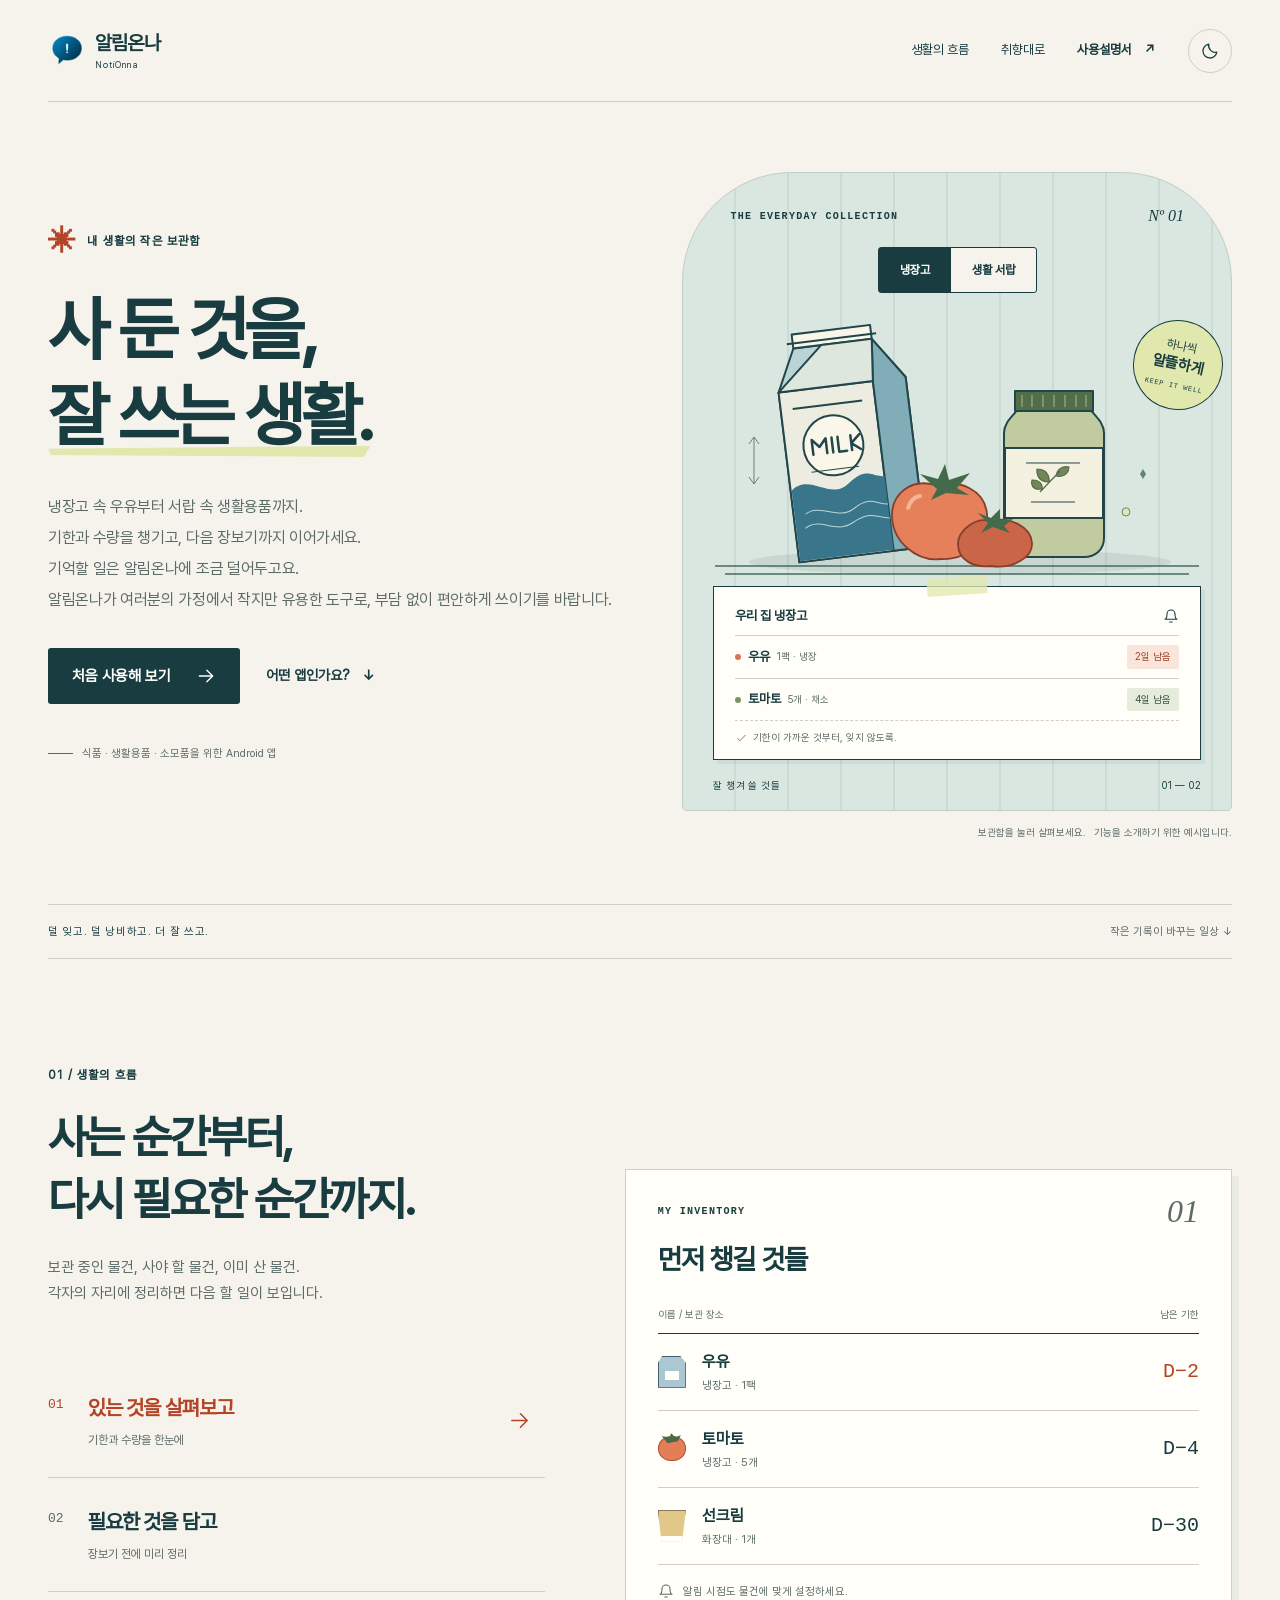
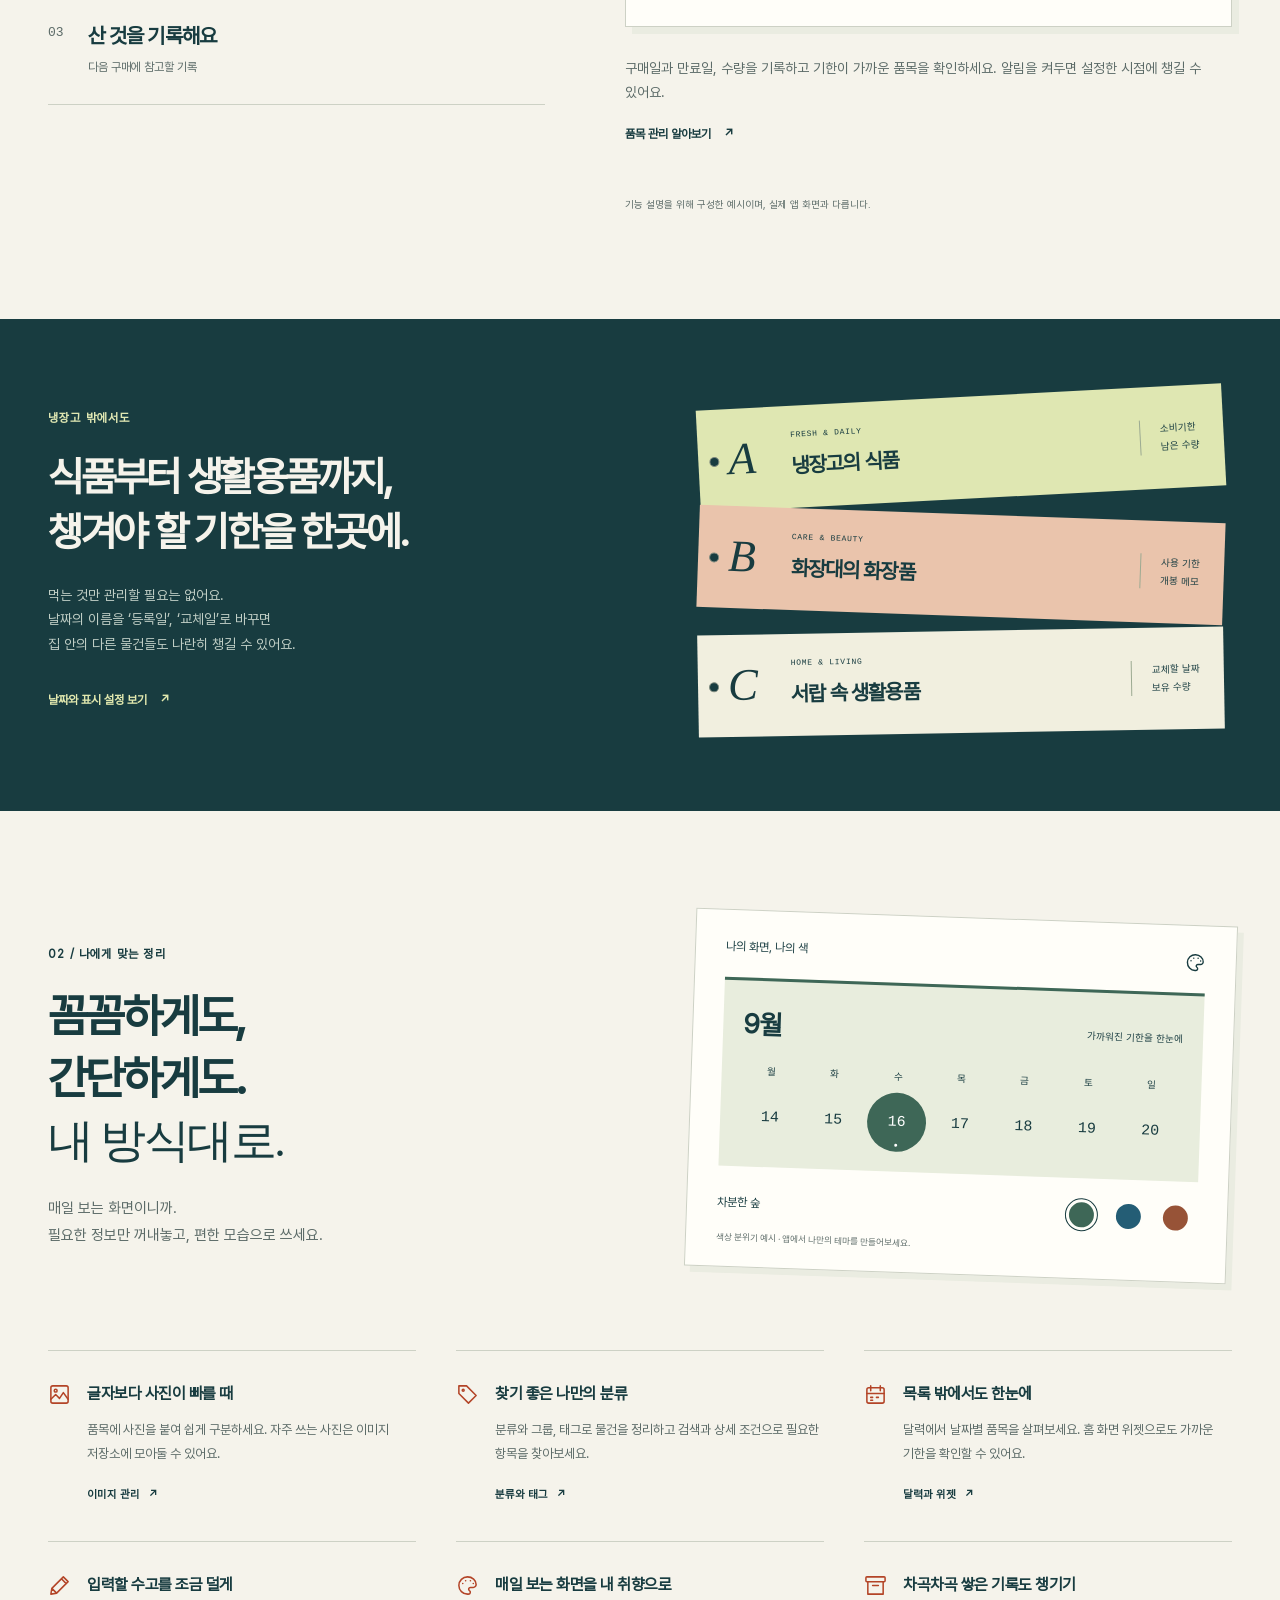
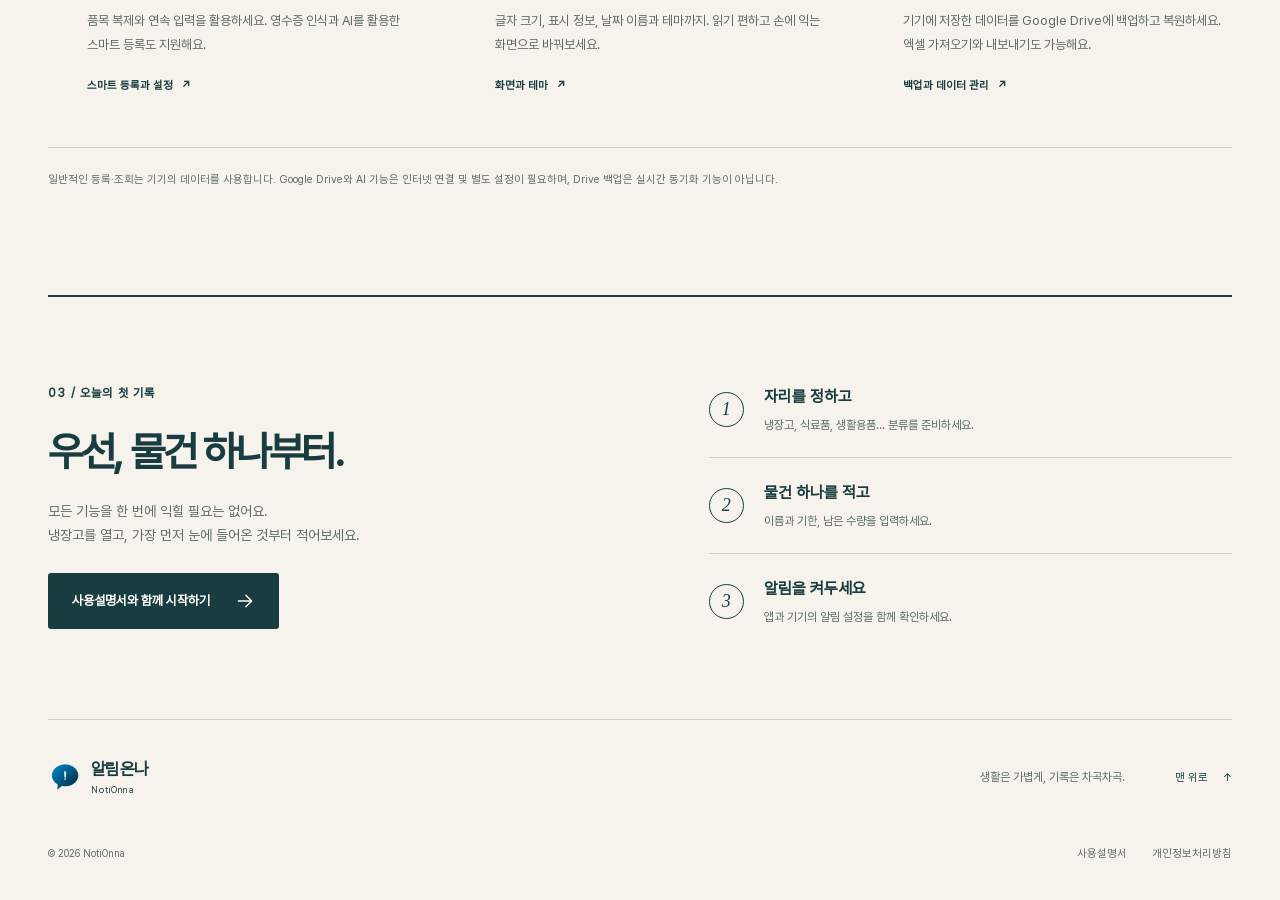
<file: index.html>
<!DOCTYPE html>
<html lang="ko" data-theme="light">
<head>
  <meta charset="UTF-8">
  <meta name="viewport" content="width=device-width, initial-scale=1">
  <meta name="description" content="사 둔 것을, 잘 쓰는 생활. 알림온나로 식품과 생활용품의 기한·수량을 챙기고, 장보기와 구매 기록까지 한곳에 정리하세요.">
  <meta name="theme-color" content="#f5f3eb">
  <meta property="og:type" content="website">
  <meta property="og:locale" content="ko_KR">
  <meta property="og:title" content="알림온나 — 사 둔 것을, 잘 쓰는 생활">
  <meta property="og:description" content="냉장고 속 우유부터 서랍 속 생활용품까지. 기억할 일은 덜고, 하나씩 알뜰하게 챙겨보세요.">
  <meta property="og:image" content="https://insac04.github.io/notionna/images/app_icon.png">
  <title>알림온나 — 사 둔 것을, 잘 쓰는 생활</title>
  <link rel="icon" type="image/png" href="images/app_icon.png">
  <link rel="stylesheet" href="home.css">
  <script>
    (function () {
      try {
        var saved = localStorage.getItem('homeTheme');
        if (saved === 'dark' || saved === 'light') document.documentElement.dataset.theme = saved;
      } catch (error) {}
    })();
  </script>
  <script src="home.js" defer></script>
</head>
<body id="top">
  <a class="skip-link" href="#main">본문 바로가기</a>
  <svg class="svg-definitions" xmlns="http://www.w3.org/2000/svg" aria-hidden="true">
    <defs>
      <symbol id="arrow" viewBox="0 0 24 24"><path d="M4 12h15M13 5l7 7-7 7"/></symbol>
      <symbol id="check" viewBox="0 0 24 24"><path d="m5 12 4 4L19 6"/></symbol>
      <symbol id="sun" viewBox="0 0 24 24"><circle cx="12" cy="12" r="4"/><path d="M12 2v2m0 16v2M2 12h2m16 0h2M5 5l1.5 1.5m11 11L19 19M5 19l1.5-1.5m11-11L19 5"/></symbol>
      <symbol id="moon" viewBox="0 0 24 24"><path d="M20 14.2A8.7 8.7 0 0 1 9.8 4a8.8 8.8 0 1 0 10.2 10.2Z"/></symbol>
      <symbol id="bell" viewBox="0 0 24 24"><path d="M6 9a6 6 0 0 1 12 0c0 7 3 8 3 8H3s3-1 3-8Zm4 12h4"/></symbol>
      <symbol id="photo" viewBox="0 0 24 24"><rect x="3" y="3" width="18" height="18" rx="2"/><circle cx="8" cy="8" r="1.5"/><path d="m3 17 5-5 4 4 4-6 5 7"/></symbol>
      <symbol id="tag" viewBox="0 0 24 24"><path d="M3 3h8l10 10-8 8L3 11Z"/><circle cx="7.5" cy="7.5" r="1"/></symbol>
      <symbol id="calendar" viewBox="0 0 24 24"><rect x="3" y="5" width="18" height="16" rx="2"/><path d="M7 3v5m10-5v5M3 11h18M7 15h2m4 0h2m-8 3h2"/></symbol>
      <symbol id="pencil" viewBox="0 0 24 24"><path d="m4 15 12-12 5 5L9 20l-6 1Zm10-10 5 5M4 15l5 5"/></symbol>
      <symbol id="archive" viewBox="0 0 24 24"><path d="M4 8v13h16V8M9 12h6"/><rect x="2" y="3" width="20" height="5" rx="1"/></symbol>
      <symbol id="palette" viewBox="0 0 24 24"><path d="M12 3a9 9 0 1 0 0 18h1a2 2 0 0 0 1-3.7 1.8 1.8 0 0 1 1-3.3h3a3 3 0 0 0 3-3c0-4.4-4-8-9-8Z"/><path d="M7 10h.1M10 7h.1M15 7h.1M18 10h.1"/></symbol>
    </defs>
  </svg>
  <header class="site-header wrap">
    <a class="brand" href="#top" aria-label="알림온나 소개 처음으로"><img src="images/app_icon.png" width="38" height="38" alt=""><span>알림온나<span class="brand-roman">NotiOnna</span></span></a>
    <nav class="site-nav" aria-label="주요 메뉴">
      <a href="#everyday">생활의 흐름</a><a href="#your-way">취향대로</a><a class="nav-manual" href="../notionna/manual/">사용설명서 <span aria-hidden="true">↗</span></a>
      <button class="theme-button" type="button" aria-label="어두운 화면으로 전환" hidden data-enhanced><svg class="icon moon-icon" aria-hidden="true"><use href="#moon"/></svg><svg class="icon sun-icon" aria-hidden="true"><use href="#sun"/></svg></button>
    </nav>
  </header>
  <main id="main" tabindex="-1">
    <section class="hero wrap" aria-labelledby="hero-title">
      <div class="hero-copy">
        <p class="eyebrow"><span class="small-spark" aria-hidden="true">✳</span> 내 생활의 작은 보관함</p>
        <h1 id="hero-title">사 둔 것을,<br><span class="marked">잘 쓰는 생활.</span></h1>
        <p class="hero-description">냉장고 속 우유부터 서랍 속 생활용품까지.<br> 기한과 수량을 챙기고, 다음 장보기까지 이어가세요.<br> 기억할 일은 알림온나에 조금 덜어두고요.<br> 알림온나가 여러분의 가정에서 작지만 유용한 도구로, 부담 없이 편안하게 쓰이기를 바랍니다.</p>
        <div class="hero-actions"><a class="button button-solid" href="../notionna/manual/#quickstart">처음 사용해 보기 <svg class="icon" aria-hidden="true"><use href="#arrow"/></svg></a><a class="text-link" href="#everyday">어떤 앱인가요? <span aria-hidden="true">↓</span></a></div>
        <p class="hero-note"><span class="note-line" aria-hidden="true"></span> 식품 · 생활용품 · 소모품을 위한 Android 앱</p>
      </div>
      <figure class="cabinet-figure">
        <div class="cabinet" data-cabinet="food">
          <div class="cabinet-top"><span class="micro">THE EVERYDAY COLLECTION</span><span class="collection-number" aria-hidden="true">Nº 01</span></div>
          <div class="cabinet-controls" role="group" aria-label="보관함 예시 선택" hidden data-enhanced><button type="button" data-collection="food" aria-pressed="true">냉장고</button><button type="button" data-collection="daily" aria-pressed="false">생활 서랍</button></div>
          <div class="still-life" aria-hidden="true"><img class="shelf-food" src="images/shelf-food.svg" width="520" height="290" alt=""><img class="shelf-daily" src="images/shelf-daily.svg" width="520" height="290" alt="" hidden><span class="round-stamp">하나씩<br><strong>알뜰하게</strong><span>KEEP IT WELL</span></span></div>
          <div class="inventory-note" aria-live="polite" aria-atomic="true">
            <div class="inventory-heading"><span id="inventory-title">우리 집 냉장고</span><svg class="icon" aria-hidden="true"><use href="#bell"/></svg></div>
            <div class="inventory-row"><span><i class="item-dot coral-dot" aria-hidden="true"></i><strong id="inventory-name-one">우유</strong><small id="inventory-detail-one">1팩 · 냉장</small></span><span class="date-tag" id="inventory-date-one">2일 남음</span></div>
            <div class="inventory-row"><span><i class="item-dot green-dot" aria-hidden="true"></i><strong id="inventory-name-two">토마토</strong><small id="inventory-detail-two">5개 · 채소</small></span><span class="date-tag calm" id="inventory-date-two">4일 남음</span></div>
            <p><svg class="icon" aria-hidden="true"><use href="#check"/></svg><span id="inventory-tip">기한이 가까운 것부터, 잊지 않도록.</span></p>
          </div>
          <div class="cabinet-base"><span>잘 챙겨 쓸 것들</span><span aria-hidden="true">01 — 02</span></div>
        </div>
        <figcaption><span id="cabinet-hint">우리 집 물건을 한눈에.</span> <span>기능을 소개하기 위한 예시입니다.</span></figcaption>
      </figure>
    </section>
    <div class="chapter-line wrap" aria-hidden="true"><span>덜 잊고. 덜 낭비하고. 더 잘 쓰고.</span><span>작은 기록이 바꾸는 일상 ↓</span></div>

    <section id="everyday" class="everyday wrap section-space" aria-labelledby="everyday-title">
      <div class="section-heading"><p class="eyebrow">01 / 생활의 흐름</p><h2 id="everyday-title">사는 순간부터,<br>다시 필요한 순간까지.</h2><p>보관 중인 물건, 사야 할 물건, 이미 산 물건.<br>각자의 자리에 정리하면 다음 할 일이 보입니다.</p></div>
      <div class="flow-layout">
        <div class="flow-tabs" role="tablist" aria-label="목록별 기능" aria-orientation="vertical">
          <button id="tab-keep" class="flow-tab" type="button" role="tab" aria-selected="true" aria-controls="panel-keep" tabindex="0" data-step="keep"><span class="step-number">01</span><span><strong>있는 것을 살펴보고</strong><small>기한과 수량을 한눈에</small></span><svg class="icon" aria-hidden="true"><use href="#arrow"/></svg></button>
          <button id="tab-shop" class="flow-tab" type="button" role="tab" aria-selected="false" aria-controls="panel-shop" tabindex="-1" data-step="shop"><span class="step-number">02</span><span><strong>필요한 것을 담고</strong><small>장보기 전에 미리 정리</small></span><svg class="icon" aria-hidden="true"><use href="#arrow"/></svg></button>
          <button id="tab-record" class="flow-tab" type="button" role="tab" aria-selected="false" aria-controls="panel-record" tabindex="-1" data-step="record"><span class="step-number">03</span><span><strong>산 것을 기록해요</strong><small>다음 구매에 참고할 기록</small></span><svg class="icon" aria-hidden="true"><use href="#arrow"/></svg></button>
        </div>
        <div class="flow-stage">
          <article id="panel-keep" class="flow-panel" role="tabpanel" aria-labelledby="tab-keep" tabindex="0">
            <div class="paper-preview keep-preview"><div class="paper-head"><span class="micro">MY INVENTORY</span><span class="paper-index">01</span></div><h3>먼저 챙길 것들</h3><div class="list-labels"><span>이름 / 보관 장소</span><span>남은 기한</span></div>
              <div class="preview-item"><span class="mini-illustration milk-mini" aria-hidden="true"></span><span><strong>우유</strong><small>냉장고 · 1팩</small></span><b class="remaining urgent">D−2</b></div>
              <div class="preview-item"><span class="mini-illustration tomato-mini" aria-hidden="true"></span><span><strong>토마토</strong><small>냉장고 · 5개</small></span><b class="remaining">D−4</b></div>
              <div class="preview-item"><span class="mini-illustration tube-mini" aria-hidden="true"></span><span><strong>선크림</strong><small>화장대 · 1개</small></span><b class="remaining">D−30</b></div>
              <div class="paper-foot"><svg class="icon" aria-hidden="true"><use href="#bell"/></svg> 알림 시점도 물건에 맞게 설정하세요.</div>
            </div>
            <div class="panel-caption"><p>구매일과 만료일, 수량을 기록하고 기한이 가까운 품목을 확인하세요. 알림을 켜두면 설정한 시점에 챙길 수 있어요.</p><a class="text-link" href="../notionna/manual/#item">품목 관리 알아보기 <span aria-hidden="true">↗</span></a></div>
          </article>
          <article id="panel-shop" class="flow-panel" role="tabpanel" aria-labelledby="tab-shop" tabindex="0" hidden>
            <div class="paper-preview shopping-preview"><div class="paper-head"><span class="micro">SHOPPING NOTE</span><span class="paper-index">02</span></div><h3>이번 주 장보기</h3><div class="list-labels"><span>살 물건 / 필요한 수량</span><span>장보기 목록</span></div>
              <div class="shopping-item"><span class="sample-checkbox" aria-hidden="true"></span><strong>우유</strong><span>2팩</span></div><div class="shopping-item"><span class="sample-checkbox" aria-hidden="true"></span><strong>달걀</strong><span>1판</span></div><div class="shopping-item sample-done"><span class="sample-checkbox" aria-hidden="true"><svg class="icon"><use href="#check"/></svg></span><strong>주방 세제</strong><span>1개</span></div>
              <div class="paper-foot"><svg class="icon" aria-hidden="true"><use href="#check"/></svg> 구매한 물건은 관리대상으로 등록할 수 있어요.</div>
            </div>
            <div class="panel-caption"><p>필요한 품목을 쇼핑 리스트로 보내고, 장볼 곳이나 목적에 따라 그룹으로 정리하세요. 구매한 물건은 관리대상에 새로 등록할 수 있어요.</p><a class="text-link" href="../notionna/manual/#shopping">쇼핑 리스트 알아보기 <span aria-hidden="true">↗</span></a></div>
          </article>
          <article id="panel-record" class="flow-panel" role="tabpanel" aria-labelledby="tab-record" tabindex="0" hidden>
            <div class="paper-preview receipt-preview"><div class="paper-head"><span class="micro">PURCHASE ARCHIVE</span><span class="paper-index">03</span></div><h3>잘 샀다는 기록</h3><div class="list-labels"><span>동네 마트</span><span>09. 12.</span></div>
              <div class="receipt-item"><strong>우유 <small>2팩</small></strong><span>5,600원</span></div><div class="receipt-item"><strong>달걀 <small>1판</small></strong><span>7,900원</span></div><div class="receipt-item"><strong>주방 세제 <small>1개</small></strong><span>4,500원</span></div><div class="receipt-total"><span>구매 기록 합계</span><strong>18,000<span>원</span></strong></div>
            </div>
            <div class="panel-caption"><p>구매 내역에 날짜, 구매처, 수량과 가격을 남겨두세요. 언제 어디서 샀는지, 얼마였는지 궁금할 때 다시 찾아볼 수 있어요.</p><a class="text-link" href="../notionna/manual/#history">구매 내역 알아보기 <span aria-hidden="true">↗</span></a></div>
          </article>
          <p class="example-note">기능 설명을 위해 구성한 예시이며, 실제 앱 화면과 다릅니다.</p>
        </div>
      </div>
      <noscript><p class="noscript-note">쇼핑 리스트에서는 구매할 물건을 정리하고, 구매 내역에서는 날짜·구매처·가격을 기록할 수 있습니다. <a href="../notionna/manual/">사용설명서에서 모든 기능 보기 →</a></p></noscript>
    </section>

    <section class="beyond-food" aria-labelledby="beyond-title"><div class="wrap beyond-inner">
      <div><p class="eyebrow">냉장고 밖에서도</p><h2 id="beyond-title">식품부터 생활용품까지,<br>챙겨야 할 기한을 한곳에.</h2><p>먹는 것만 관리할 필요는 없어요.<br>날짜의 이름을 ‘등록일’, ‘교체일’로 바꾸면<br>집 안의 다른 물건들도 나란히 챙길 수 있어요.</p><a class="text-link" href="../notionna/manual/#appearance">날짜와 표시 설정 보기 <span aria-hidden="true">↗</span></a></div>
      <div class="label-stack" aria-label="활용 예시"><div class="storage-label"><span class="label-index">A</span><div><small>FRESH &amp; DAILY</small><strong>냉장고의 식품</strong></div><span class="label-detail">소비기한<br>남은 수량</span></div><div class="storage-label"><span class="label-index">B</span><div><small>CARE &amp; BEAUTY</small><strong>화장대의 화장품</strong></div><span class="label-detail">사용 기한<br>개봉 메모</span></div><div class="storage-label"><span class="label-index">C</span><div><small>HOME &amp; LIVING</small><strong>서랍 속 생활용품</strong></div><span class="label-detail">교체할 날짜<br>보유 수량</span></div></div>
    </div></section>

    <section id="your-way" class="your-way wrap section-space" aria-labelledby="your-way-title">
      <div class="personal-intro">
        <div class="section-heading"><p class="eyebrow">02 / 나에게 맞는 정리</p><h2 id="your-way-title">꼼꼼하게도,<br> 간단하게도.<br><span class="serif-word">내 방식대로.</span></h2><p>매일 보는 화면이니까.<br>필요한 정보만 꺼내놓고, 편한 모습으로 쓰세요.</p></div>
        <div class="color-sample" data-palette="forest"><div class="color-sample-top"><span>나의 화면, 나의 색</span><svg class="icon" aria-hidden="true"><use href="#palette"/></svg></div><div class="sample-calendar" aria-hidden="true"><div><strong>9월</strong><span>가까워진 기한을 한눈에</span></div><div class="calendar-strip"><span>월<b>14</b></span><span>화<b>15</b></span><span class="calendar-selected">수<b>16<i></i></b></span><span>목<b>17</b></span><span>금<b>18</b></span><span>토<b>19</b></span><span>일<b>20</b></span></div></div><div class="palette-controls" role="group" aria-label="색상 분위기 미리보기" hidden data-enhanced><span id="palette-name">차분한 숲</span><div><button type="button" class="swatch forest" data-palette="forest" aria-label="차분한 숲 색상 보기" aria-pressed="true"></button><button type="button" class="swatch ocean" data-palette="ocean" aria-label="깊은 바다 색상 보기" aria-pressed="false"></button><button type="button" class="swatch clay" data-palette="clay" aria-label="따뜻한 흙 색상 보기" aria-pressed="false"></button></div></div><p class="color-sample-note">색상 분위기 예시 · 앱에서 나만의 테마를 만들어보세요.</p></div>
      </div>
      <div class="feature-directory">
        <article><svg class="icon" aria-hidden="true"><use href="#photo"/></svg><div><h3>글자보다 사진이 빠를 때</h3><p>품목에 사진을 붙여 쉽게 구분하세요. 자주 쓰는 사진은 이미지 저장소에 모아둘 수 있어요.</p><a href="../notionna/manual/#images">이미지 관리 <span aria-hidden="true">↗</span></a></div></article>
        <article><svg class="icon" aria-hidden="true"><use href="#tag"/></svg><div><h3>찾기 좋은 나만의 분류</h3><p>분류와 그룹, 태그로 물건을 정리하고 검색과 상세 조건으로 필요한 항목을 찾아보세요.</p><a href="../notionna/manual/#categories">분류와 태그 <span aria-hidden="true">↗</span></a></div></article>
        <article><svg class="icon" aria-hidden="true"><use href="#calendar"/></svg><div><h3>목록 밖에서도 한눈에</h3><p>달력에서 날짜별 품목을 살펴보세요. 홈 화면 위젯으로도 가까운 기한을 확인할 수 있어요.</p><a href="../notionna/manual/#widget">달력과 위젯 <span aria-hidden="true">↗</span></a></div></article>
        <article><svg class="icon" aria-hidden="true"><use href="#pencil"/></svg><div><h3>입력할 수고를 조금 덜게</h3><p>품목 복제와 연속 입력을 활용하세요. 영수증 인식과 AI를 활용한 스마트 등록도 지원해요.</p><a href="../notionna/manual/#smart">스마트 등록과 설정 <span aria-hidden="true">↗</span></a></div></article>
        <article><svg class="icon" aria-hidden="true"><use href="#palette"/></svg><div><h3>매일 보는 화면을 내 취향으로</h3><p>글자 크기, 표시 정보, 날짜 이름과 테마까지. 읽기 편하고 손에 익는 화면으로 바꿔보세요.</p><a href="../notionna/manual/#themes">화면과 테마 <span aria-hidden="true">↗</span></a></div></article>
        <article><svg class="icon" aria-hidden="true"><use href="#archive"/></svg><div><h3>차곡차곡 쌓은 기록도 챙기기</h3><p>기기에 저장한 데이터를 Google Drive에 백업하고 복원하세요. 엑셀 가져오기와 내보내기도 가능해요.</p><a href="../notionna/manual/#backup">백업과 데이터 관리 <span aria-hidden="true">↗</span></a></div></article>
      </div>
      <p class="connection-note">일반적인 등록·조회는 기기의 데이터를 사용합니다. Google Drive와 AI 기능은 인터넷 연결 및 별도 설정이 필요하며, Drive 백업은 실시간 동기화 기능이 아닙니다.</p>
    </section>
    <section class="start-section wrap" aria-labelledby="start-title">
      <div class="start-copy">
        <p class="eyebrow">03 / 오늘의 첫 기록</p>
        <h2 id="start-title">우선, 물건 하나부터.</h2>
        <p>모든 기능을 한 번에 익힐 필요는 없어요.<br>냉장고를 열고, 가장 먼저 눈에 들어온 것부터 적어보세요.</p>
        <a class="button button-solid" href="../notionna/manual/#quickstart">사용설명서와 함께 시작하기 <svg class="icon" aria-hidden="true"><use href="#arrow"/></svg></a>
      </div>
      <ol class="start-checklist"><li><span>1</span><div><strong>자리를 정하고</strong><p>냉장고, 식료품, 생활용품… 분류를 준비하세요.</p></div></li><li><span>2</span><div><strong>물건 하나를 적고</strong><p>이름과 기한, 남은 수량을 입력하세요.</p></div></li><li><span>3</span><div><strong>알림을 켜두세요</strong><p>앱과 기기의 알림 설정을 함께 확인하세요.</p></div></li></ol>
    </section>
  </main>
  <footer class="site-footer wrap">
    <div class="footer-top"><a class="brand" href="#top"><img src="images/app_icon.png" width="34" height="34" alt=""><span>알림온나<span class="brand-roman">NotiOnna</span></span></a><p>생활은 가볍게, 기록은 차곡차곡.</p><a class="back-top" href="#top">맨 위로 <span aria-hidden="true">↑</span></a></div>
    <div class="footer-bottom"><small>© 2026 NotiOnna</small><nav aria-label="도움말과 정책"><a href="../notionna/manual/">사용설명서</a><a href="../notionna/privacy_policy/">개인정보처리방침</a></nav></div>
  </footer>
</body>
</html>
</file>
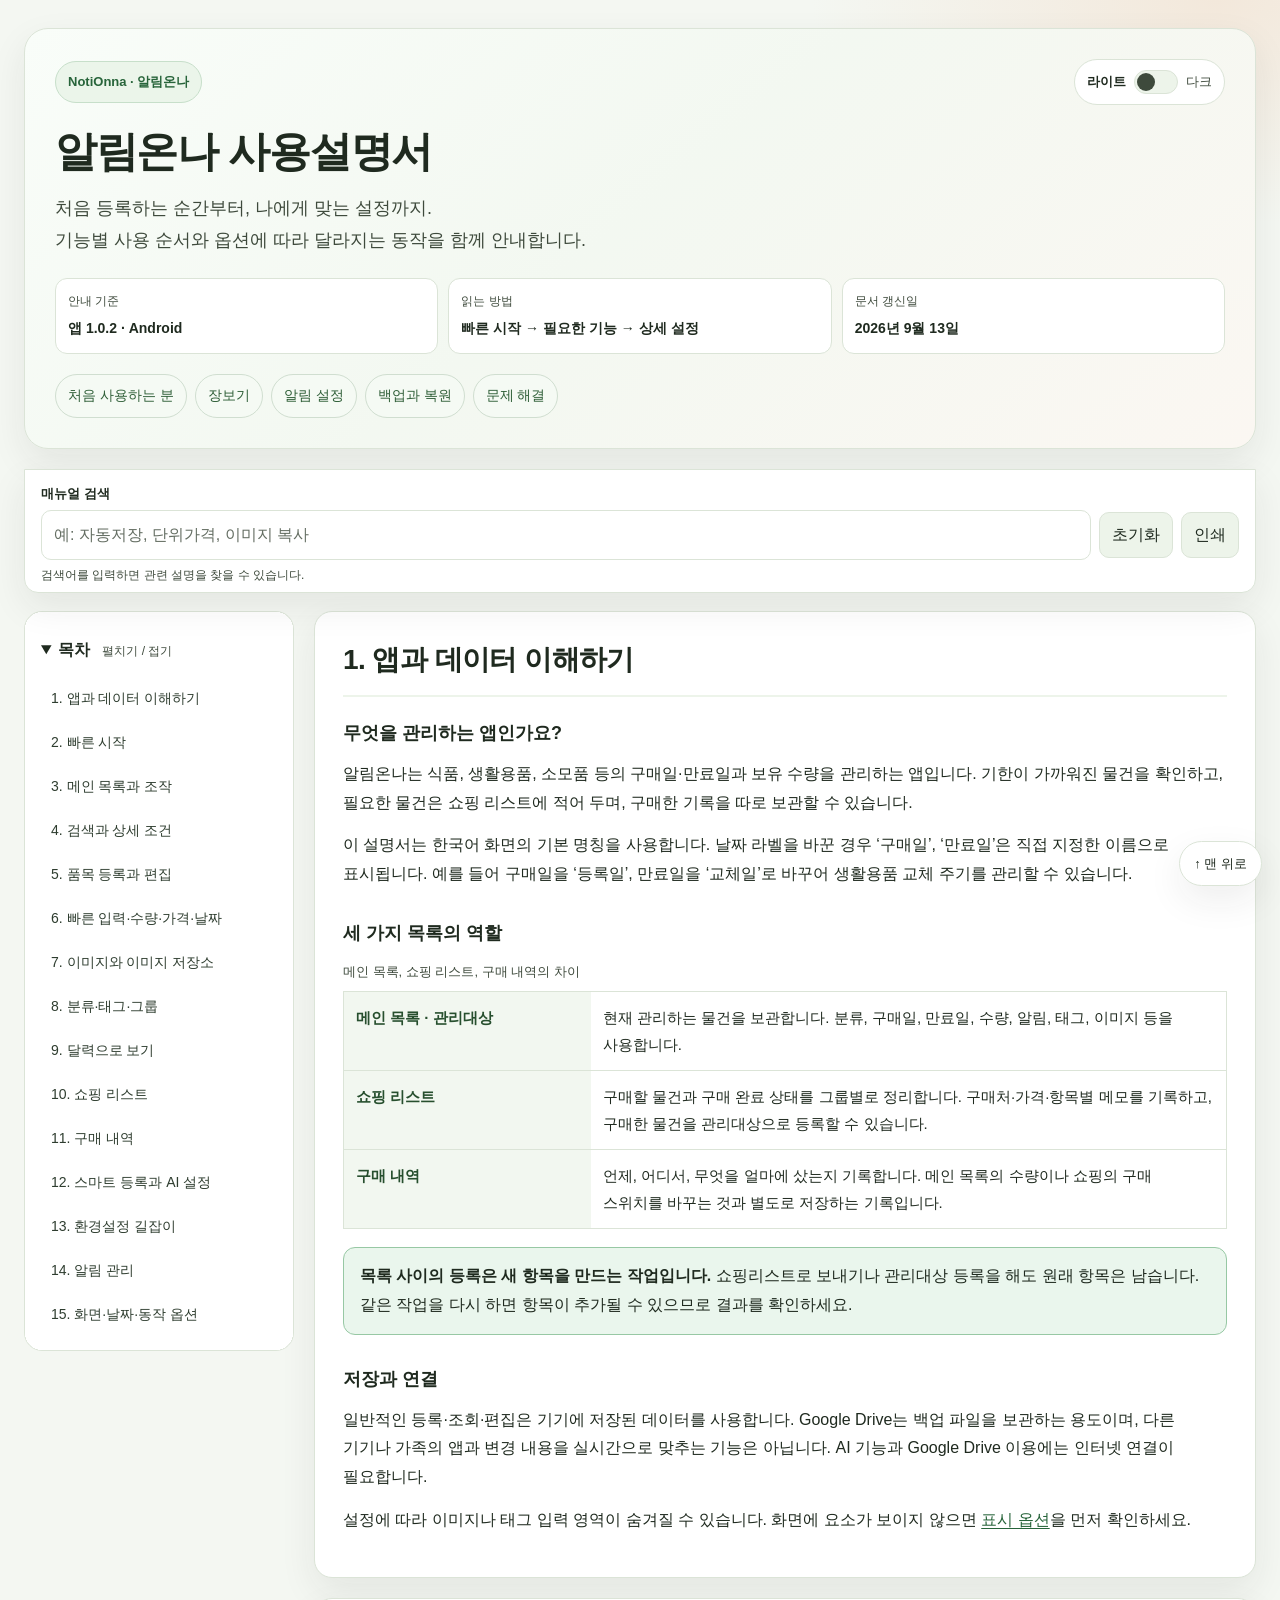
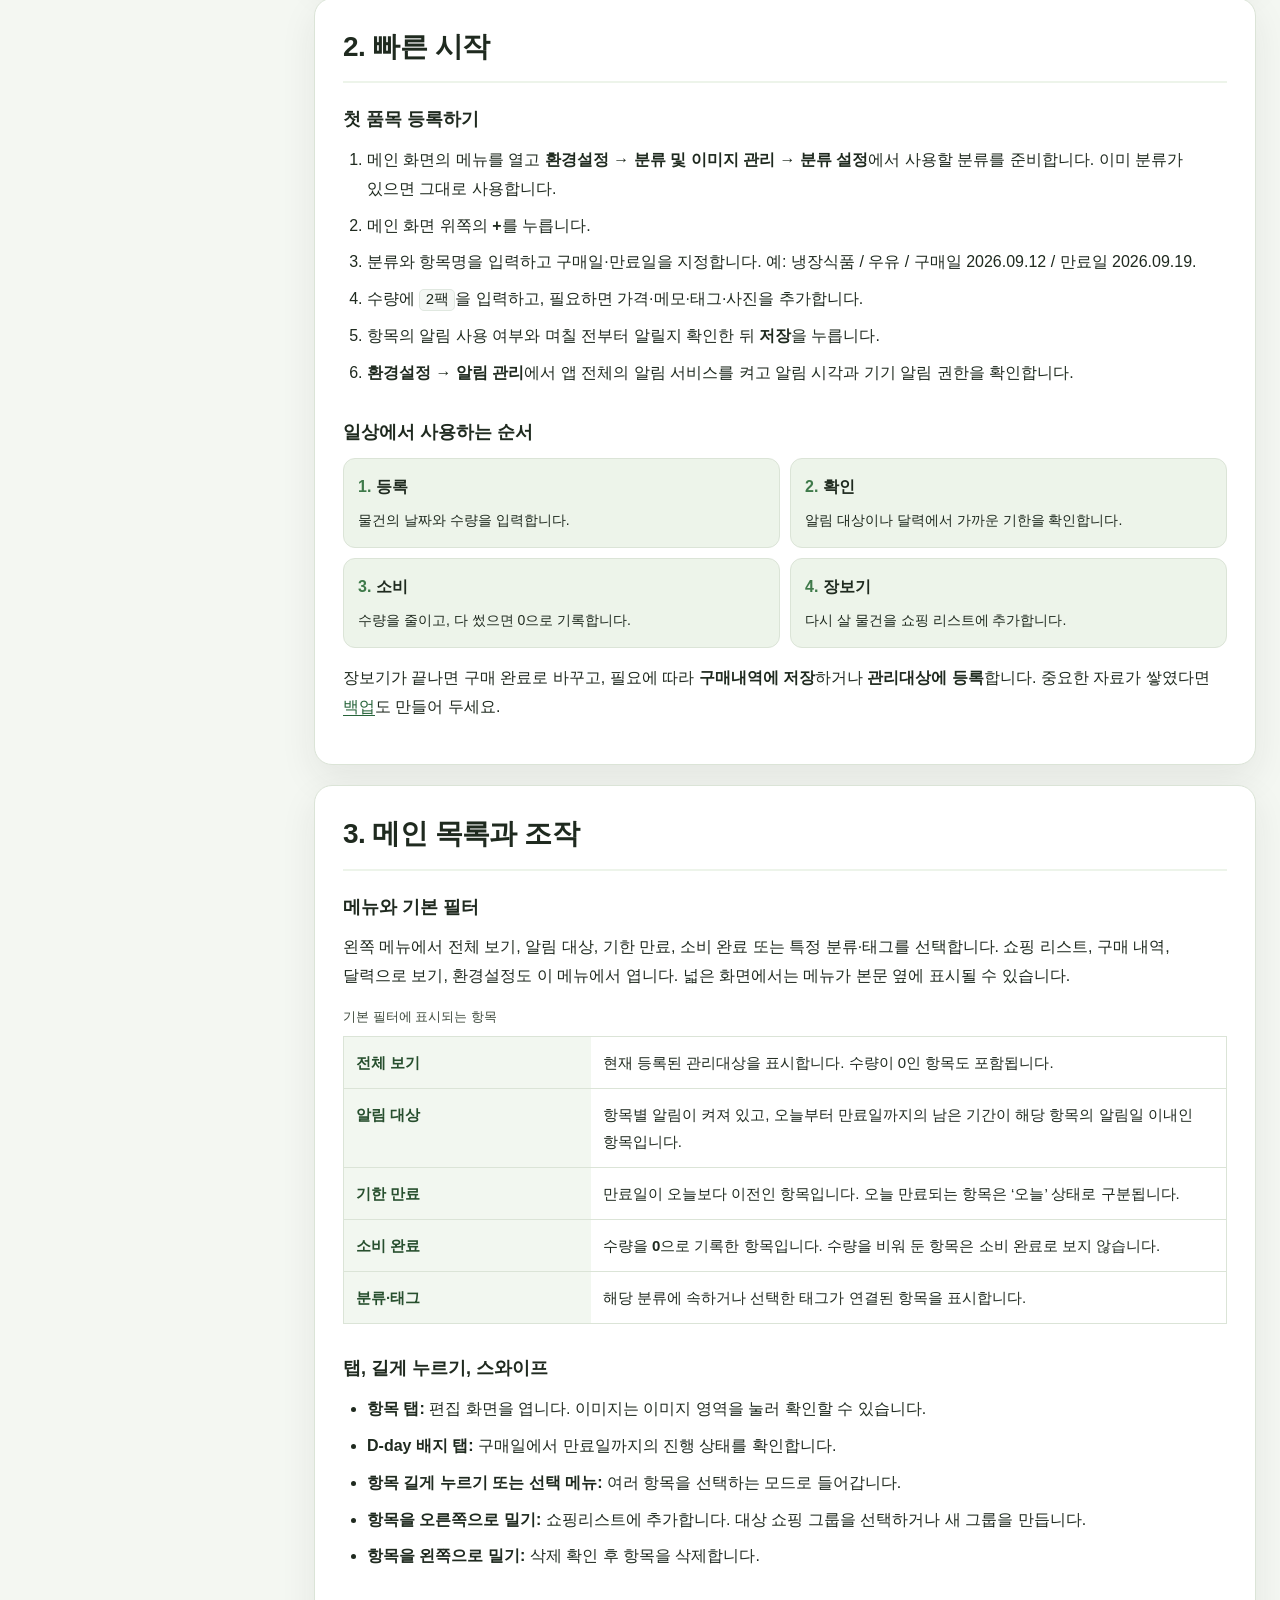
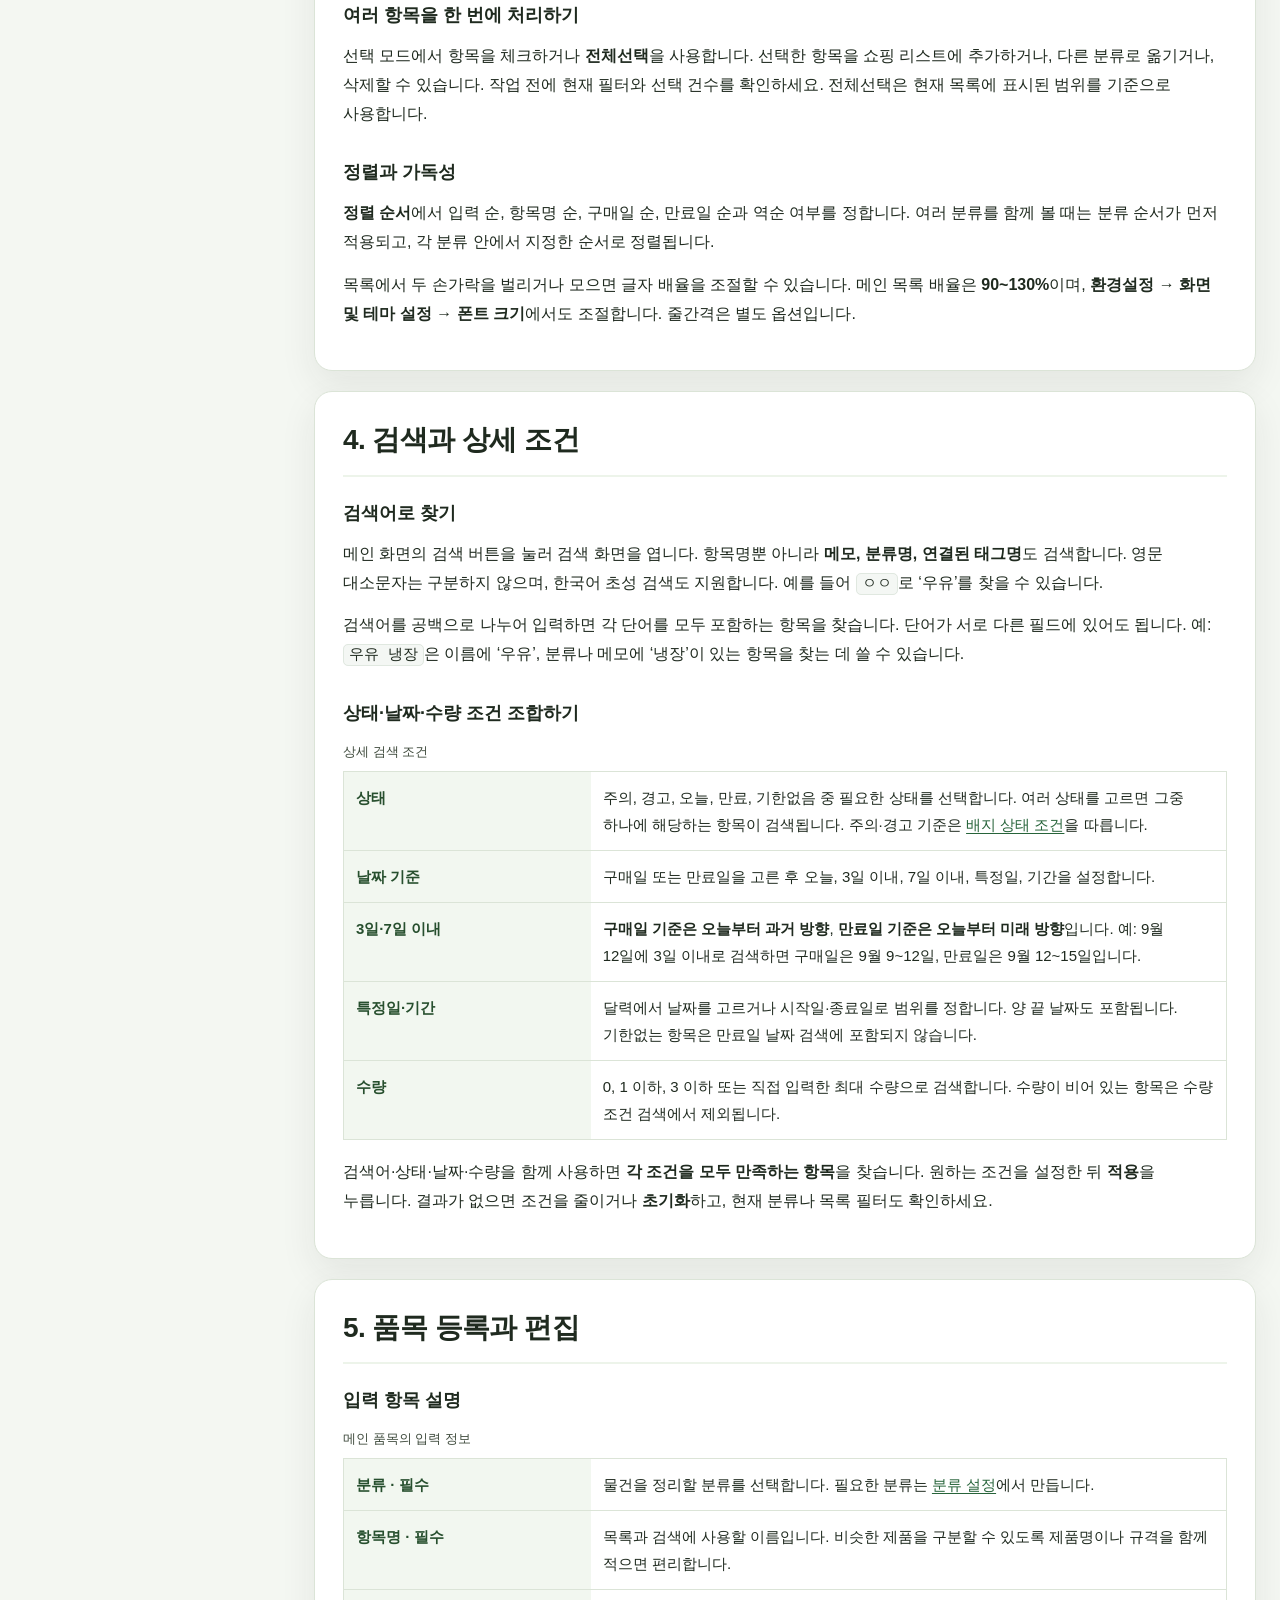
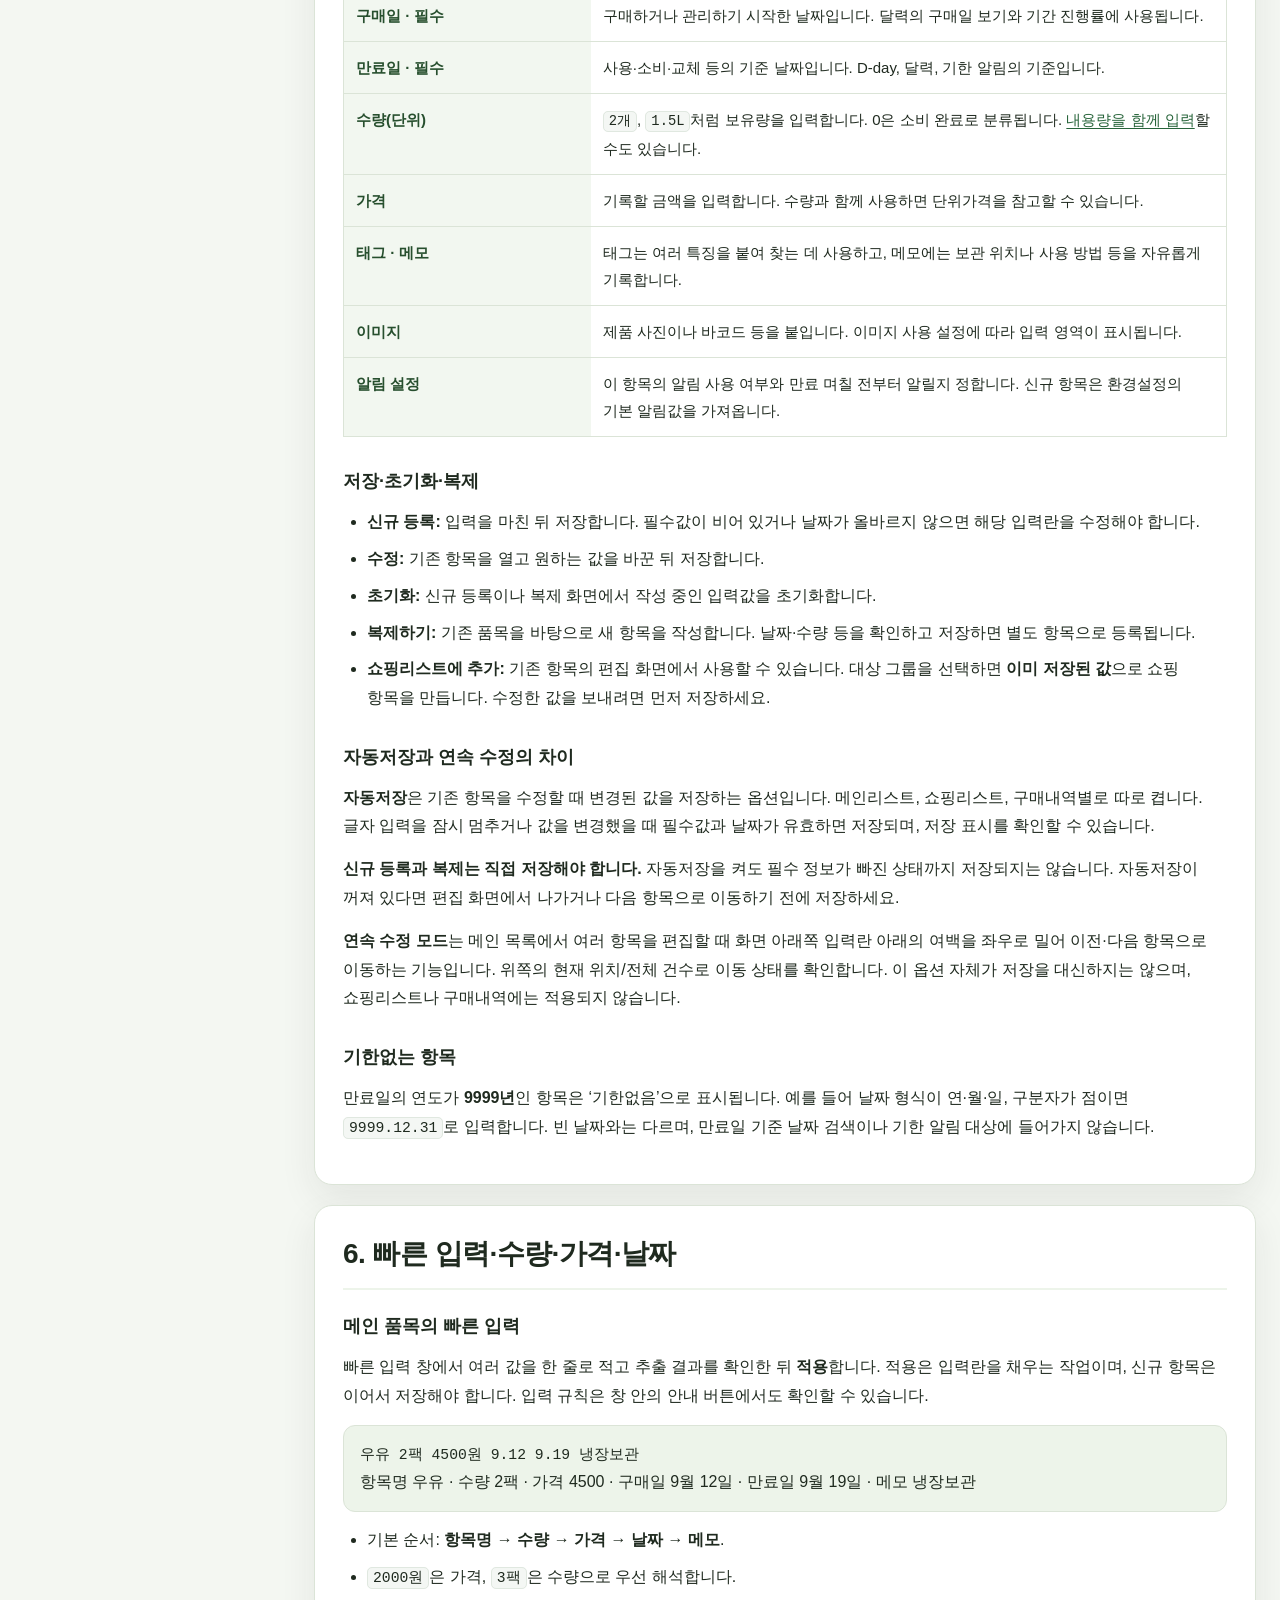
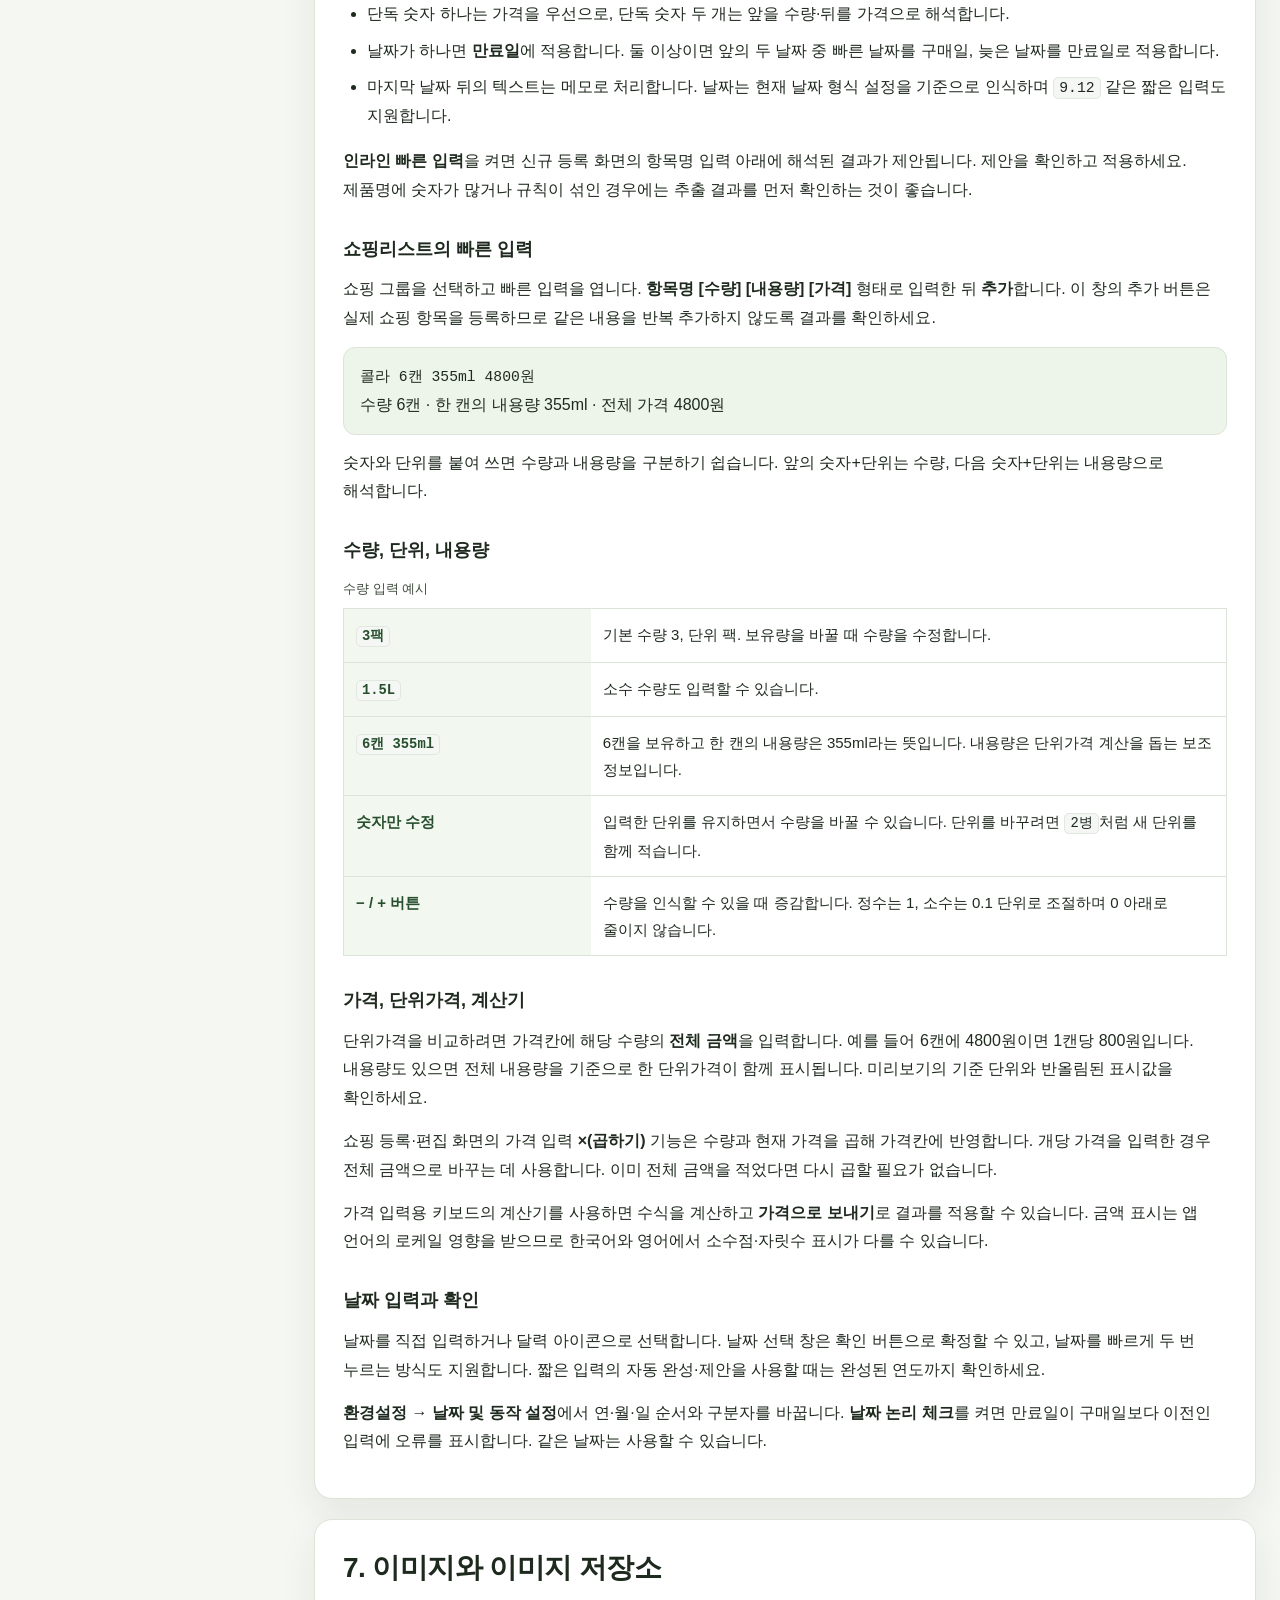
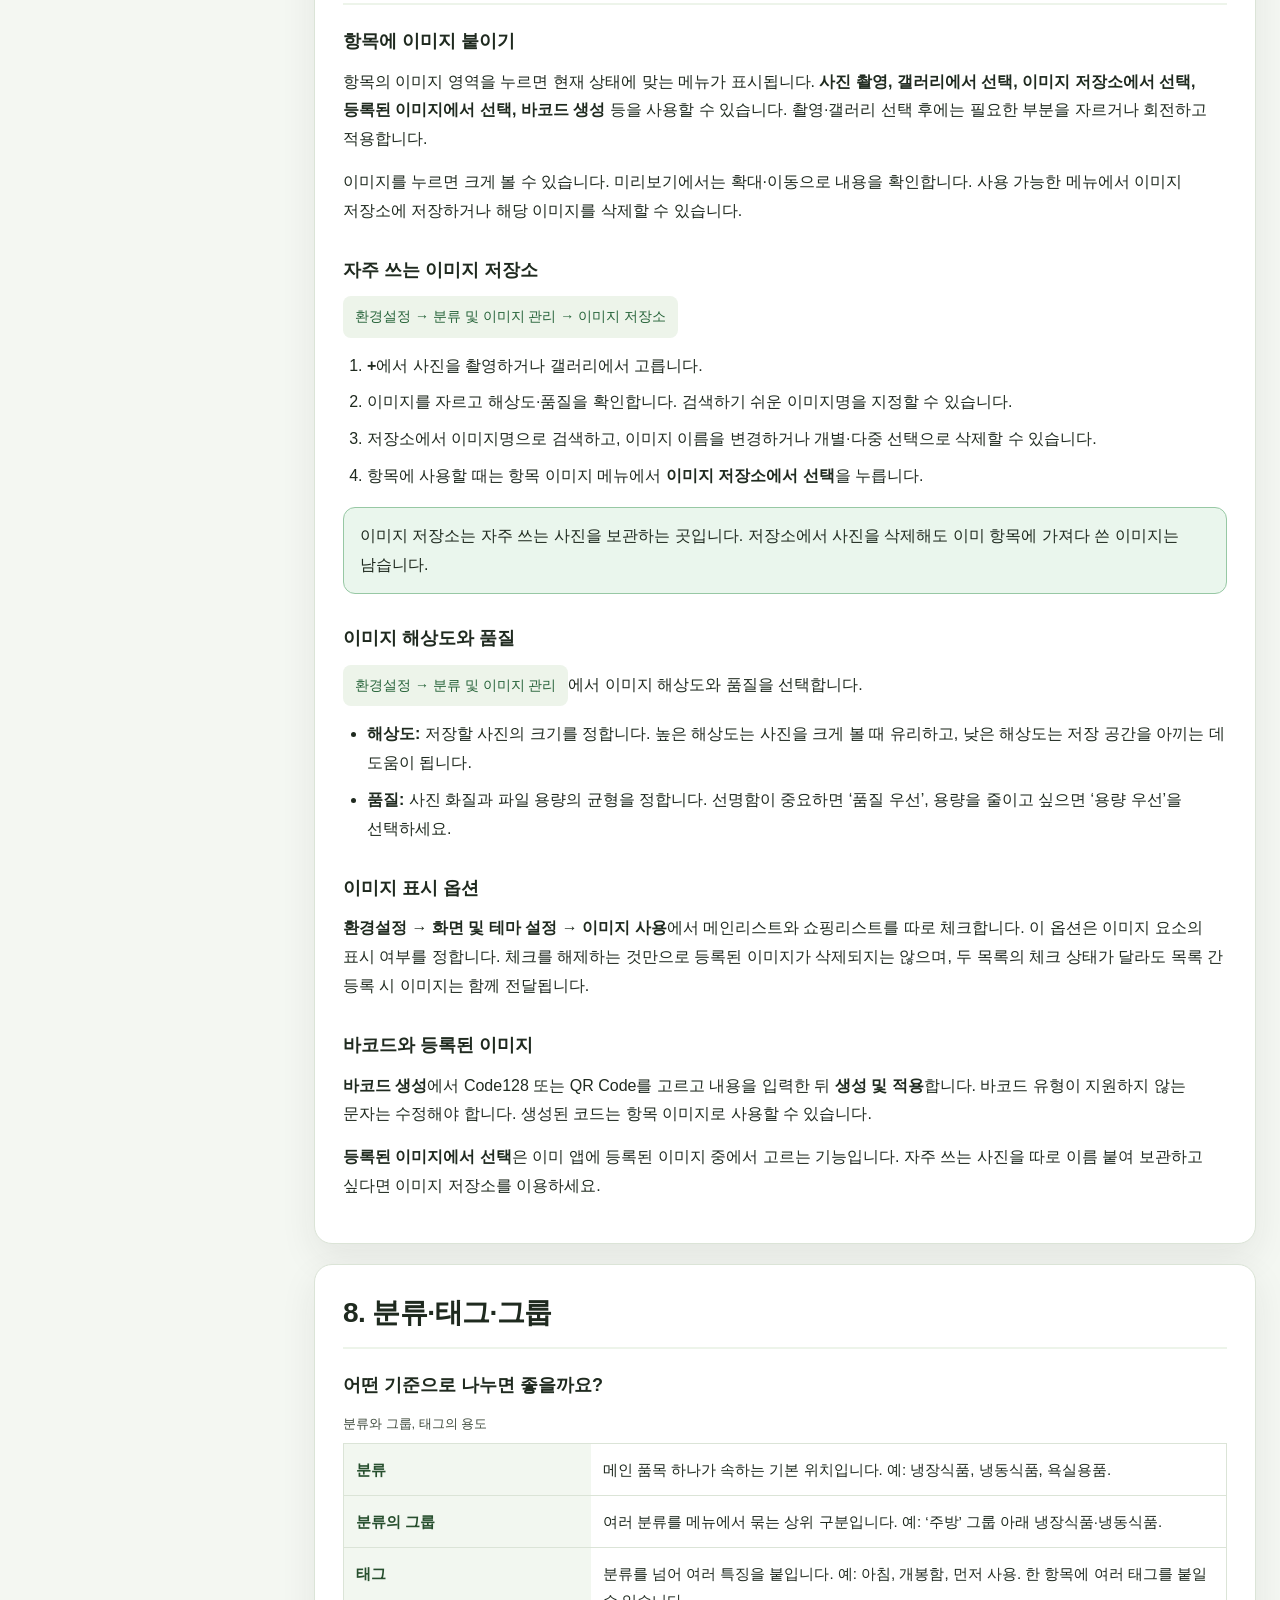
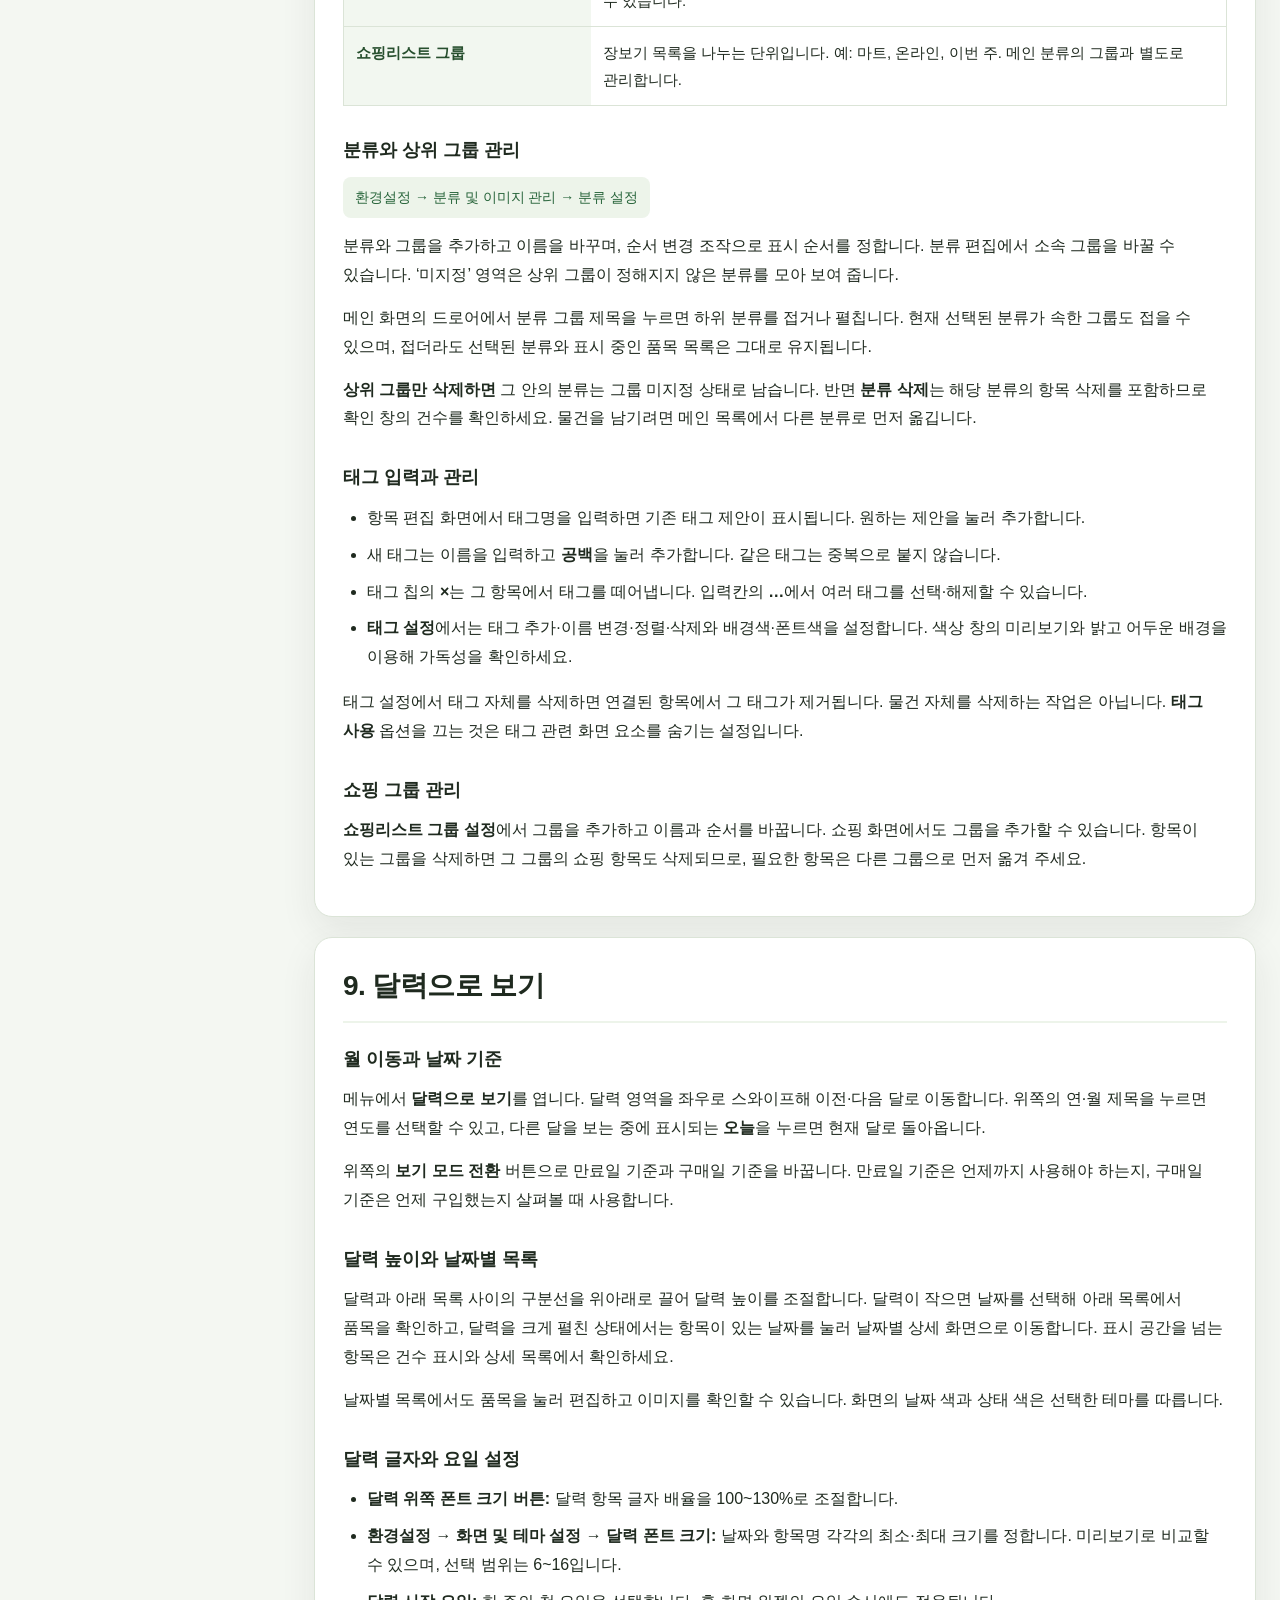
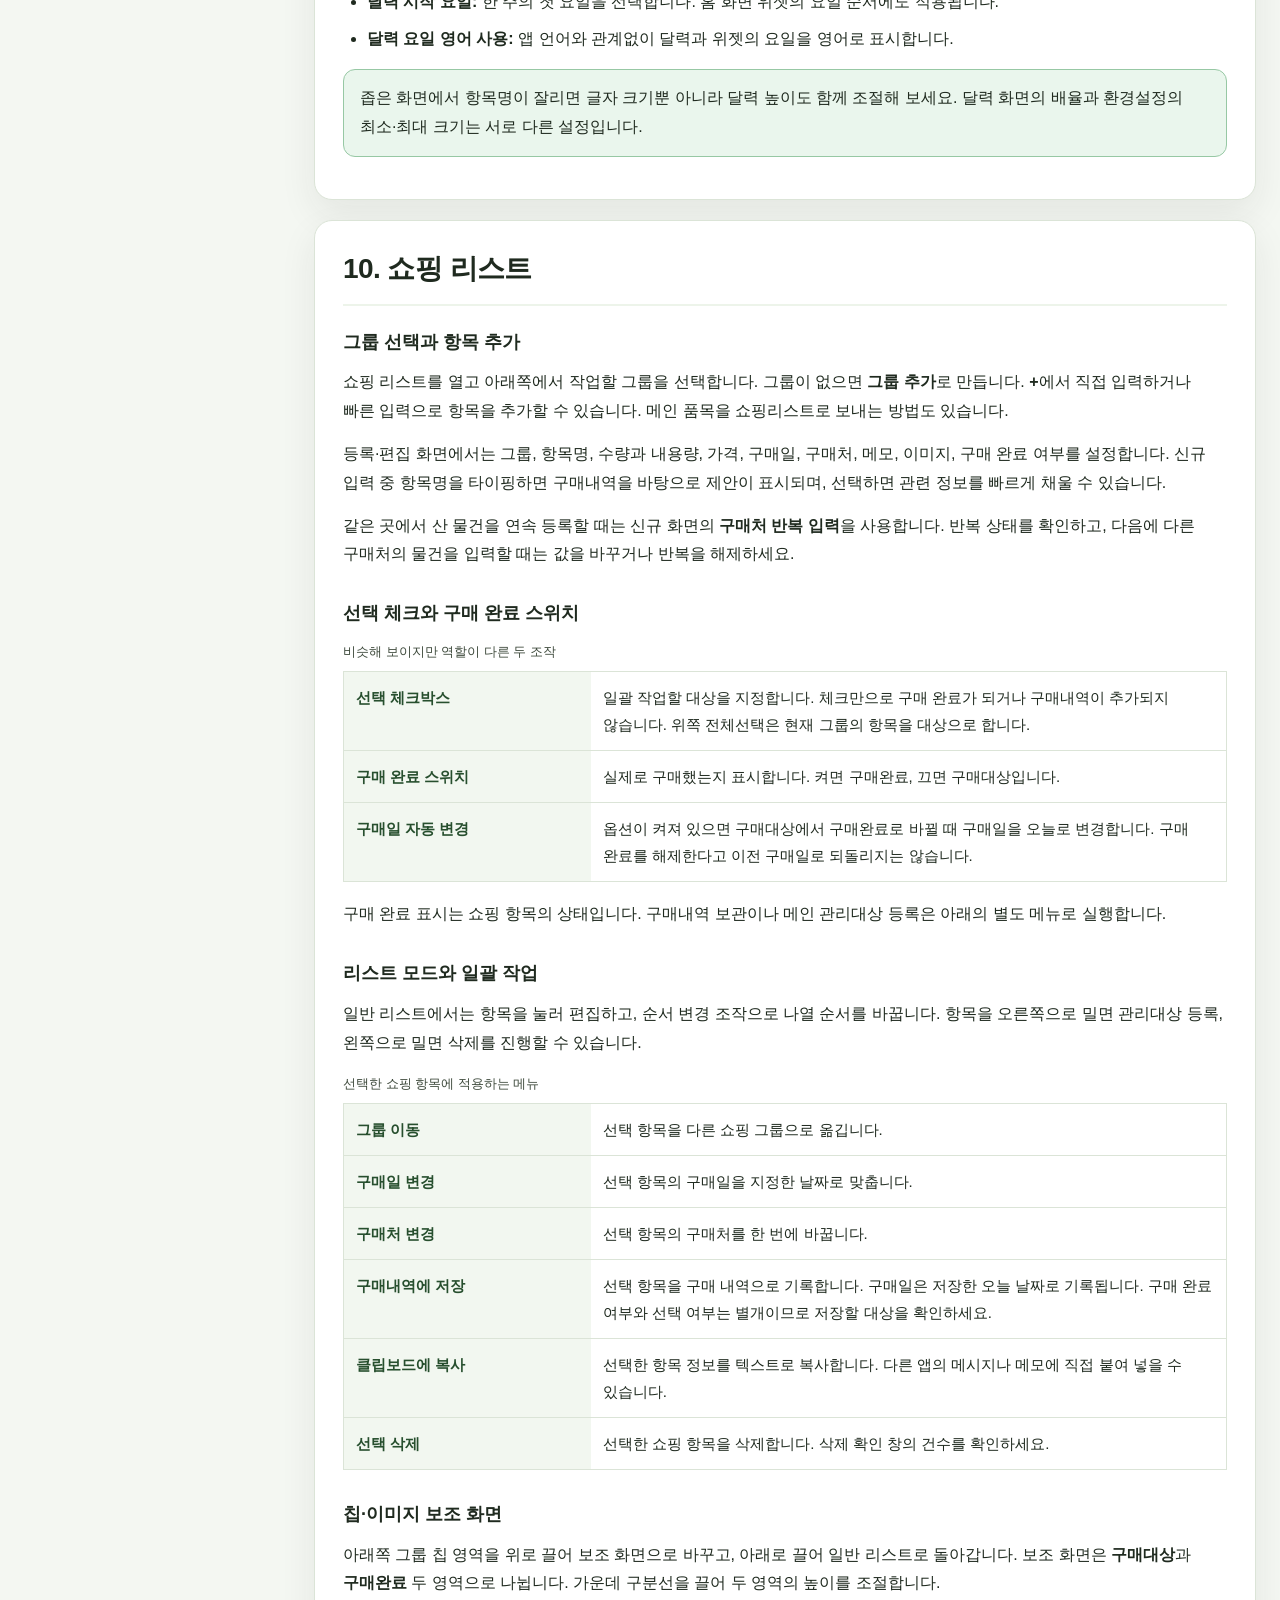
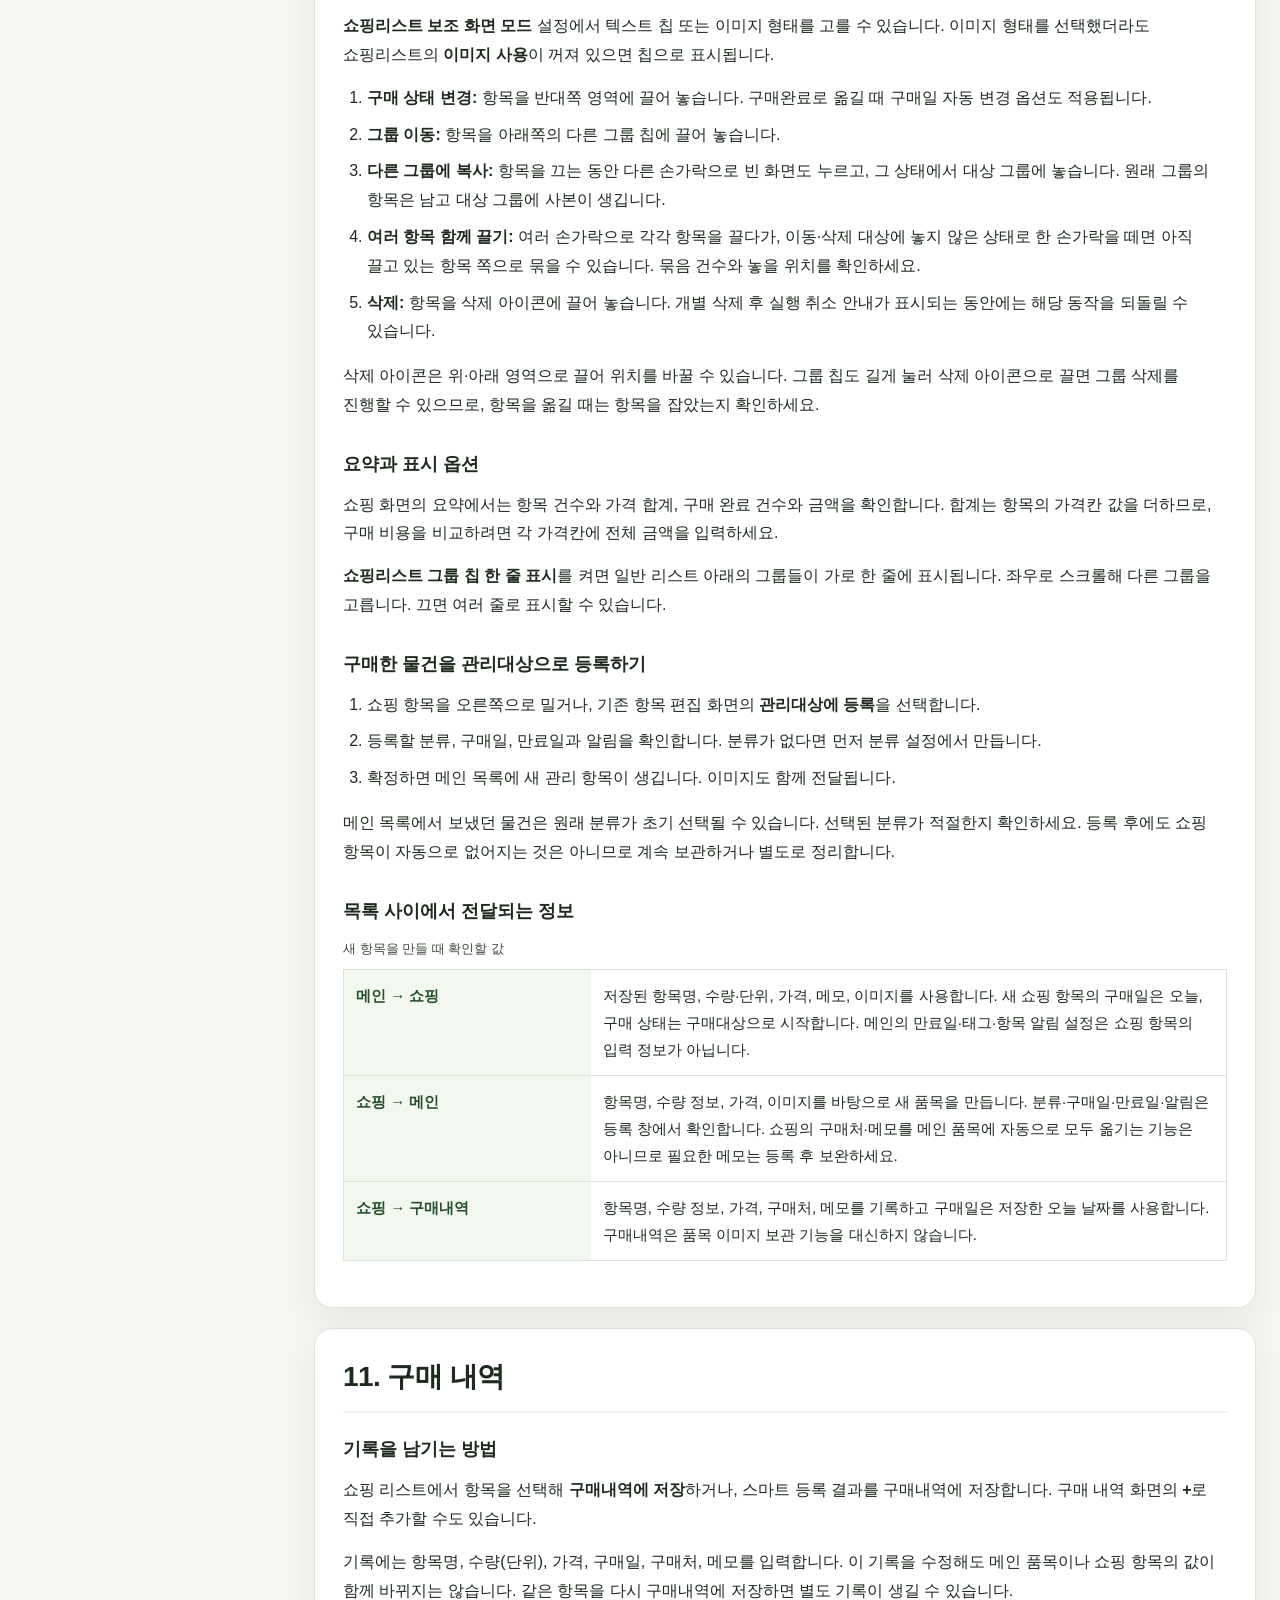
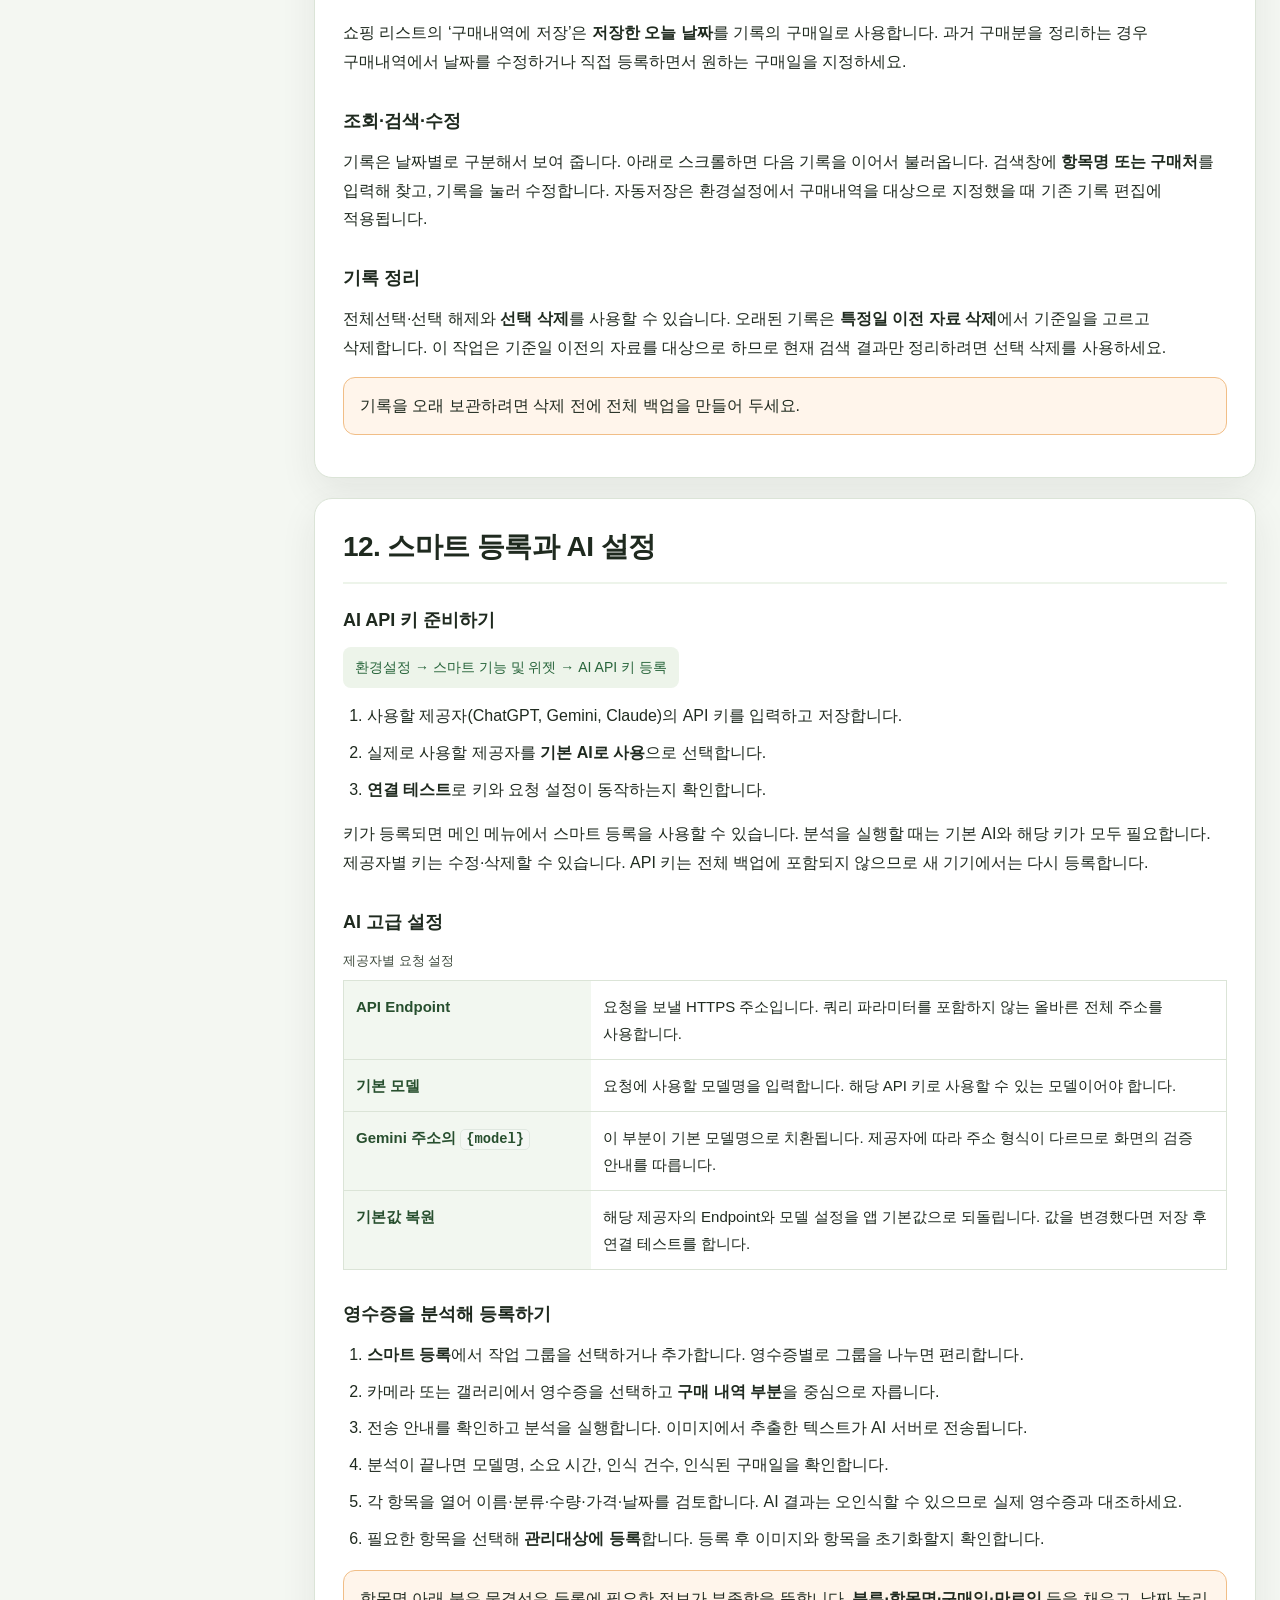
<file: manual/index.html>
<!DOCTYPE html>
<html lang="ko">
<head>
  <meta charset="UTF-8">
  <meta name="viewport" content="width=device-width, initial-scale=1.0">
  <meta name="description" content="알림온나 사용설명서. 품목과 만료일 관리, 검색, 쇼핑 리스트, 이미지, 달력, 알림, 스마트 등록, 테마와 백업을 단계별로 안내합니다.">
  <meta name="theme-color" content="#3f7a4a">
  <title>알림온나 사용설명서 · 기능과 설정 안내</title>
  <script>
    (function () {
      var theme = 'light';
      try {
        var saved = localStorage.getItem('manualTheme');
        if (saved === 'light' || saved === 'dark') theme = saved;
      } catch (error) {}
      document.documentElement.setAttribute('data-theme', theme);
    })();
  </script>
  <link rel="stylesheet" href="manual.css">
  <script src="manual.js" defer></script>
</head>
<body id="top">
  <a class="skip-link" href="#guide">본문 바로가기</a>
  <div class="page">
    <header class="hero">
      <div class="hero-head">
        <a class="eyebrow" href="../home/">NotiOnna · 알림온나</a>
        <div class="theme-switch" role="group" aria-label="설명서 테마 선택" hidden data-enhanced>
          <span id="theme-light-label" class="theme-label">라이트</span>
          <label class="theme-toggle-control" for="theme-toggle">
            <input type="checkbox" id="theme-toggle" aria-label="설명서 다크 테마">
            <span class="theme-toggle-slider" aria-hidden="true"></span>
          </label>
          <span id="theme-dark-label" class="theme-label">다크</span>
        </div>
      </div>
      <h1>알림온나 사용설명서</h1>
      <p class="subtitle">처음 등록하는 순간부터, 나에게 맞는 설정까지.<br>기능별 사용 순서와 옵션에 따라 달라지는 동작을 함께 안내합니다.</p>
      <div class="meta">
        <dl class="meta-card"><dt>안내 기준</dt><dd>앱 1.0.2 · Android</dd></dl>
        <dl class="meta-card"><dt>읽는 방법</dt><dd>빠른 시작 → 필요한 기능 → 상세 설정</dd></dl>
        <dl class="meta-card"><dt>문서 갱신일</dt><dd><time datetime="2026-09-13">2026년 9월 13일</time></dd></dl>
      </div>
      <div class="quick-links" aria-label="자주 찾는 안내">
        <a href="#quickstart">처음 사용하는 분</a>
        <a href="#shopping">장보기</a>
        <a href="#notifications">알림 설정</a>
        <a href="#backup">백업과 복원</a>
        <a href="#faq">문제 해결</a>
      </div>
    </header>

    <div class="reading-tools" hidden data-enhanced>
      <form id="manual-search-form" role="search">
        <label for="manual-search">매뉴얼 검색</label>
        <div class="search-row">
          <input id="manual-search" type="search" placeholder="예: 자동저장, 단위가격, 이미지 복사" autocomplete="off" aria-controls="search-results guide" aria-describedby="search-status">
          <button id="search-clear" type="button">초기화</button>
          <button id="print-manual" type="button">인쇄</button>
        </div>
      </form>
      <p id="search-status" role="status" aria-live="polite" aria-atomic="true">검색어를 입력하면 관련 설명을 찾을 수 있습니다.</p>
    </div>
    <noscript><p class="tip">목차에서 원하는 장으로 이동하거나 브라우저의 ‘페이지에서 찾기’를 이용하세요. 모든 본문은 자바스크립트 없이도 읽을 수 있습니다.</p></noscript>

    <div class="layout">
      <aside class="toc">
        <details id="toc-panel" open>
          <summary>목차 <span class="toc-hint">펼치기 / 접기</span></summary>
          <nav aria-label="사용설명서 목차">
            <ol>
              <li><a href="#overview">1. 앱과 데이터 이해하기</a></li>
              <li><a href="#quickstart">2. 빠른 시작</a></li>
              <li><a href="#main">3. 메인 목록과 조작</a></li>
              <li><a href="#search">4. 검색과 상세 조건</a></li>
              <li><a href="#item">5. 품목 등록과 편집</a></li>
              <li><a href="#input">6. 빠른 입력·수량·가격·날짜</a></li>
              <li><a href="#images">7. 이미지와 이미지 저장소</a></li>
              <li><a href="#categories">8. 분류·태그·그룹</a></li>
              <li><a href="#calendar">9. 달력으로 보기</a></li>
              <li><a href="#shopping">10. 쇼핑 리스트</a></li>
              <li><a href="#history">11. 구매 내역</a></li>
              <li><a href="#smart">12. 스마트 등록과 AI 설정</a></li>
              <li><a href="#settings">13. 환경설정 길잡이</a></li>
              <li><a href="#notifications">14. 알림 관리</a></li>
              <li><a href="#appearance">15. 화면·날짜·동작 옵션</a></li>
              <li><a href="#themes">16. 사용자 테마</a></li>
              <li><a href="#widget">17. 홈 화면 위젯</a></li>
              <li><a href="#backup">18. 백업과 복원</a></li>
              <li><a href="#excel">19. 엑셀과 구버전 데이터</a></li>
              <li><a href="#security">20. 프로그램 정보와 데이터</a></li>
              <li><a href="#faq">21. 자주 묻는 질문</a></li>
            </ol>
          </nav>
        </details>
      </aside>

      <div class="content-column">
        <div id="search-results" class="search-results" hidden aria-label="매뉴얼 검색 결과"></div>
        <main id="guide" tabindex="-1">
          <section id="overview" aria-labelledby="overview-title">
            <h2 id="overview-title">1. 앱과 데이터 이해하기</h2>
            <h3 id="overview-purpose">무엇을 관리하는 앱인가요?</h3>
            <p>알림온나는 식품, 생활용품, 소모품 등의 구매일·만료일과 보유 수량을 관리하는 앱입니다. 기한이 가까워진 물건을 확인하고, 필요한 물건은 쇼핑 리스트에 적어 두며, 구매한 기록을 따로 보관할 수 있습니다.</p>
            <p>이 설명서는 한국어 화면의 기본 명칭을 사용합니다. 날짜 라벨을 바꾼 경우 ‘구매일’, ‘만료일’은 직접 지정한 이름으로 표시됩니다. 예를 들어 구매일을 ‘등록일’, 만료일을 ‘교체일’로 바꾸어 생활용품 교체 주기를 관리할 수 있습니다.</p>
            <h3 id="overview-data">세 가지 목록의 역할</h3>
            <table>
              <caption>메인 목록, 쇼핑 리스트, 구매 내역의 차이</caption>
              <tbody>
                <tr><th scope="row">메인 목록 · 관리대상</th><td>현재 관리하는 물건을 보관합니다. 분류, 구매일, 만료일, 수량, 알림, 태그, 이미지 등을 사용합니다.</td></tr>
                <tr><th scope="row">쇼핑 리스트</th><td>구매할 물건과 구매 완료 상태를 그룹별로 정리합니다. 구매처·가격·항목별 메모를 기록하고, 구매한 물건을 관리대상으로 등록할 수 있습니다.</td></tr>
                <tr><th scope="row">구매 내역</th><td>언제, 어디서, 무엇을 얼마에 샀는지 기록합니다. 메인 목록의 수량이나 쇼핑의 구매 스위치를 바꾸는 것과 별도로 저장하는 기록입니다.</td></tr>
              </tbody>
            </table>
            <p class="tip"><strong>목록 사이의 등록은 새 항목을 만드는 작업입니다.</strong> 쇼핑리스트로 보내기나 관리대상 등록을 해도 원래 항목은 남습니다. 같은 작업을 다시 하면 항목이 추가될 수 있으므로 결과를 확인하세요.</p>
            <h3 id="overview-storage">저장과 연결</h3>
            <p>일반적인 등록·조회·편집은 기기에 저장된 데이터를 사용합니다. Google Drive는 백업 파일을 보관하는 용도이며, 다른 기기나 가족의 앱과 변경 내용을 실시간으로 맞추는 기능은 아닙니다. AI 기능과 Google Drive 이용에는 인터넷 연결이 필요합니다.</p>
            <p>설정에 따라 이미지나 태그 입력 영역이 숨겨질 수 있습니다. 화면에 요소가 보이지 않으면 <a href="#appearance-visibility">표시 옵션</a>을 먼저 확인하세요.</p>
          </section>

          <section id="quickstart" aria-labelledby="quickstart-title">
            <h2 id="quickstart-title">2. 빠른 시작</h2>
            <h3 id="quickstart-first">첫 품목 등록하기</h3>
            <ol>
              <li>메인 화면의 메뉴를 열고 <strong>환경설정 → 분류 및 이미지 관리 → 분류 설정</strong>에서 사용할 분류를 준비합니다. 이미 분류가 있으면 그대로 사용합니다.</li>
              <li>메인 화면 위쪽의 <strong>+</strong>를 누릅니다.</li>
              <li>분류와 항목명을 입력하고 구매일·만료일을 지정합니다. 예: 냉장식품 / 우유 / 구매일 2026.09.12 / 만료일 2026.09.19.</li>
              <li>수량에 <code>2팩</code>을 입력하고, 필요하면 가격·메모·태그·사진을 추가합니다.</li>
              <li>항목의 알림 사용 여부와 며칠 전부터 알릴지 확인한 뒤 <strong>저장</strong>을 누릅니다.</li>
              <li><strong>환경설정 → 알림 관리</strong>에서 앱 전체의 알림 서비스를 켜고 알림 시각과 기기 알림 권한을 확인합니다.</li>
            </ol>
            <h3 id="quickstart-routine">일상에서 사용하는 순서</h3>
            <ol class="workflow">
              <li><strong>등록</strong><span>물건의 날짜와 수량을 입력합니다.</span></li>
              <li><strong>확인</strong><span>알림 대상이나 달력에서 가까운 기한을 확인합니다.</span></li>
              <li><strong>소비</strong><span>수량을 줄이고, 다 썼으면 0으로 기록합니다.</span></li>
              <li><strong>장보기</strong><span>다시 살 물건을 쇼핑 리스트에 추가합니다.</span></li>
            </ol>
            <p>장보기가 끝나면 구매 완료로 바꾸고, 필요에 따라 <strong>구매내역에 저장</strong>하거나 <strong>관리대상에 등록</strong>합니다. 중요한 자료가 쌓였다면 <a href="#backup">백업</a>도 만들어 두세요.</p>
          </section>

          <section id="main" aria-labelledby="main-title">
            <h2 id="main-title">3. 메인 목록과 조작</h2>
            <h3 id="main-navigation">메뉴와 기본 필터</h3>
            <p>왼쪽 메뉴에서 전체 보기, 알림 대상, 기한 만료, 소비 완료 또는 특정 분류·태그를 선택합니다. 쇼핑 리스트, 구매 내역, 달력으로 보기, 환경설정도 이 메뉴에서 엽니다. 넓은 화면에서는 메뉴가 본문 옆에 표시될 수 있습니다.</p>
            <table>
              <caption>기본 필터에 표시되는 항목</caption>
              <tbody>
                <tr><th scope="row">전체 보기</th><td>현재 등록된 관리대상을 표시합니다. 수량이 0인 항목도 포함됩니다.</td></tr>
                <tr><th scope="row">알림 대상</th><td>항목별 알림이 켜져 있고, 오늘부터 만료일까지의 남은 기간이 해당 항목의 알림일 이내인 항목입니다.</td></tr>
                <tr><th scope="row">기한 만료</th><td>만료일이 오늘보다 이전인 항목입니다. 오늘 만료되는 항목은 ‘오늘’ 상태로 구분됩니다.</td></tr>
                <tr><th scope="row">소비 완료</th><td>수량을 <strong>0</strong>으로 기록한 항목입니다. 수량을 비워 둔 항목은 소비 완료로 보지 않습니다.</td></tr>
                <tr><th scope="row">분류·태그</th><td>해당 분류에 속하거나 선택한 태그가 연결된 항목을 표시합니다.</td></tr>
              </tbody>
            </table>
            <h3 id="main-actions">탭, 길게 누르기, 스와이프</h3>
            <ul>
              <li><strong>항목 탭:</strong> 편집 화면을 엽니다. 이미지는 이미지 영역을 눌러 확인할 수 있습니다.</li>
              <li><strong>D-day 배지 탭:</strong> 구매일에서 만료일까지의 진행 상태를 확인합니다.</li>
              <li><strong>항목 길게 누르기 또는 선택 메뉴:</strong> 여러 항목을 선택하는 모드로 들어갑니다.</li>
              <li><strong>항목을 오른쪽으로 밀기:</strong> 쇼핑리스트에 추가합니다. 대상 쇼핑 그룹을 선택하거나 새 그룹을 만듭니다.</li>
              <li><strong>항목을 왼쪽으로 밀기:</strong> 삭제 확인 후 항목을 삭제합니다.</li>
            </ul>
            <h3 id="main-bulk">여러 항목을 한 번에 처리하기</h3>
            <p>선택 모드에서 항목을 체크하거나 <strong>전체선택</strong>을 사용합니다. 선택한 항목을 쇼핑 리스트에 추가하거나, 다른 분류로 옮기거나, 삭제할 수 있습니다. 작업 전에 현재 필터와 선택 건수를 확인하세요. 전체선택은 현재 목록에 표시된 범위를 기준으로 사용합니다.</p>
            <h3 id="main-sort">정렬과 가독성</h3>
            <p><strong>정렬 순서</strong>에서 입력 순, 항목명 순, 구매일 순, 만료일 순과 역순 여부를 정합니다. 여러 분류를 함께 볼 때는 분류 순서가 먼저 적용되고, 각 분류 안에서 지정한 순서로 정렬됩니다.</p>
            <p>목록에서 두 손가락을 벌리거나 모으면 글자 배율을 조절할 수 있습니다. 메인 목록 배율은 <strong>90~130%</strong>이며, <strong>환경설정 → 화면 및 테마 설정 → 폰트 크기</strong>에서도 조절합니다. 줄간격은 별도 옵션입니다.</p>
          </section>

          <section id="search" aria-labelledby="search-title">
            <h2 id="search-title">4. 검색과 상세 조건</h2>
            <h3 id="search-text">검색어로 찾기</h3>
            <p>메인 화면의 검색 버튼을 눌러 검색 화면을 엽니다. 항목명뿐 아니라 <strong>메모, 분류명, 연결된 태그명</strong>도 검색합니다. 영문 대소문자는 구분하지 않으며, 한국어 초성 검색도 지원합니다. 예를 들어 <code>ㅇㅇ</code>로 ‘우유’를 찾을 수 있습니다.</p>
            <p>검색어를 공백으로 나누어 입력하면 각 단어를 모두 포함하는 항목을 찾습니다. 단어가 서로 다른 필드에 있어도 됩니다. 예: <code>우유 냉장</code>은 이름에 ‘우유’, 분류나 메모에 ‘냉장’이 있는 항목을 찾는 데 쓸 수 있습니다.</p>
            <h3 id="search-advanced">상태·날짜·수량 조건 조합하기</h3>
            <table>
              <caption>상세 검색 조건</caption>
              <tbody>
                <tr><th scope="row">상태</th><td>주의, 경고, 오늘, 만료, 기한없음 중 필요한 상태를 선택합니다. 여러 상태를 고르면 그중 하나에 해당하는 항목이 검색됩니다. 주의·경고 기준은 <a href="#appearance-badge">배지 상태 조건</a>을 따릅니다.</td></tr>
                <tr><th scope="row">날짜 기준</th><td>구매일 또는 만료일을 고른 후 오늘, 3일 이내, 7일 이내, 특정일, 기간을 설정합니다.</td></tr>
                <tr><th scope="row">3일·7일 이내</th><td><strong>구매일 기준은 오늘부터 과거 방향</strong>, <strong>만료일 기준은 오늘부터 미래 방향</strong>입니다. 예: 9월 12일에 3일 이내로 검색하면 구매일은 9월 9~12일, 만료일은 9월 12~15일입니다.</td></tr>
                <tr><th scope="row">특정일·기간</th><td>달력에서 날짜를 고르거나 시작일·종료일로 범위를 정합니다. 양 끝 날짜도 포함됩니다. 기한없는 항목은 만료일 날짜 검색에 포함되지 않습니다.</td></tr>
                <tr><th scope="row">수량</th><td>0, 1 이하, 3 이하 또는 직접 입력한 최대 수량으로 검색합니다. 수량이 비어 있는 항목은 수량 조건 검색에서 제외됩니다.</td></tr>
              </tbody>
            </table>
            <p>검색어·상태·날짜·수량을 함께 사용하면 <strong>각 조건을 모두 만족하는 항목</strong>을 찾습니다. 원하는 조건을 설정한 뒤 <strong>적용</strong>을 누릅니다. 결과가 없으면 조건을 줄이거나 <strong>초기화</strong>하고, 현재 분류나 목록 필터도 확인하세요.</p>
          </section>

          <section id="item" aria-labelledby="item-title">
            <h2 id="item-title">5. 품목 등록과 편집</h2>
            <h3 id="item-fields">입력 항목 설명</h3>
            <table>
              <caption>메인 품목의 입력 정보</caption>
              <tbody>
                <tr><th scope="row">분류 · 필수</th><td>물건을 정리할 분류를 선택합니다. 필요한 분류는 <a href="#categories">분류 설정</a>에서 만듭니다.</td></tr>
                <tr><th scope="row">항목명 · 필수</th><td>목록과 검색에 사용할 이름입니다. 비슷한 제품을 구분할 수 있도록 제품명이나 규격을 함께 적으면 편리합니다.</td></tr>
                <tr><th scope="row">구매일 · 필수</th><td>구매하거나 관리하기 시작한 날짜입니다. 달력의 구매일 보기와 기간 진행률에 사용됩니다.</td></tr>
                <tr><th scope="row">만료일 · 필수</th><td>사용·소비·교체 등의 기준 날짜입니다. D-day, 달력, 기한 알림의 기준입니다.</td></tr>
                <tr><th scope="row">수량(단위)</th><td><code>2개</code>, <code>1.5L</code>처럼 보유량을 입력합니다. 0은 소비 완료로 분류됩니다. <a href="#input-quantity">내용량을 함께 입력</a>할 수도 있습니다.</td></tr>
                <tr><th scope="row">가격</th><td>기록할 금액을 입력합니다. 수량과 함께 사용하면 단위가격을 참고할 수 있습니다.</td></tr>
                <tr><th scope="row">태그 · 메모</th><td>태그는 여러 특징을 붙여 찾는 데 사용하고, 메모에는 보관 위치나 사용 방법 등을 자유롭게 기록합니다.</td></tr>
                <tr><th scope="row">이미지</th><td>제품 사진이나 바코드 등을 붙입니다. 이미지 사용 설정에 따라 입력 영역이 표시됩니다.</td></tr>
                <tr><th scope="row">알림 설정</th><td>이 항목의 알림 사용 여부와 만료 며칠 전부터 알릴지 정합니다. 신규 항목은 환경설정의 기본 알림값을 가져옵니다.</td></tr>
              </tbody>
            </table>
            <h3 id="item-save">저장·초기화·복제</h3>
            <ul>
              <li><strong>신규 등록:</strong> 입력을 마친 뒤 저장합니다. 필수값이 비어 있거나 날짜가 올바르지 않으면 해당 입력란을 수정해야 합니다.</li>
              <li><strong>수정:</strong> 기존 항목을 열고 원하는 값을 바꾼 뒤 저장합니다.</li>
              <li><strong>초기화:</strong> 신규 등록이나 복제 화면에서 작성 중인 입력값을 초기화합니다.</li>
              <li><strong>복제하기:</strong> 기존 품목을 바탕으로 새 항목을 작성합니다. 날짜·수량 등을 확인하고 저장하면 별도 항목으로 등록됩니다.</li>
              <li><strong>쇼핑리스트에 추가:</strong> 기존 항목의 편집 화면에서 사용할 수 있습니다. 대상 그룹을 선택하면 <strong>이미 저장된 값</strong>으로 쇼핑 항목을 만듭니다. 수정한 값을 보내려면 먼저 저장하세요.</li>
            </ul>
            <h3 id="item-autosave">자동저장과 연속 수정의 차이</h3>
            <p><strong>자동저장</strong>은 기존 항목을 수정할 때 변경된 값을 저장하는 옵션입니다. 메인리스트, 쇼핑리스트, 구매내역별로 따로 켭니다. 글자 입력을 잠시 멈추거나 값을 변경했을 때 필수값과 날짜가 유효하면 저장되며, 저장 표시를 확인할 수 있습니다.</p>
            <p><strong>신규 등록과 복제는 직접 저장해야 합니다.</strong> 자동저장을 켜도 필수 정보가 빠진 상태까지 저장되지는 않습니다. 자동저장이 꺼져 있다면 편집 화면에서 나가거나 다음 항목으로 이동하기 전에 저장하세요.</p>
            <p><strong>연속 수정 모드</strong>는 메인 목록에서 여러 항목을 편집할 때 화면 아래쪽 입력란 아래의 여백을 좌우로 밀어 이전·다음 항목으로 이동하는 기능입니다. 위쪽의 현재 위치/전체 건수로 이동 상태를 확인합니다. 이 옵션 자체가 저장을 대신하지는 않으며, 쇼핑리스트나 구매내역에는 적용되지 않습니다.</p>
            <h3 id="item-no-expiry">기한없는 항목</h3>
            <p>만료일의 연도가 <strong>9999년</strong>인 항목은 ‘기한없음’으로 표시됩니다. 예를 들어 날짜 형식이 연·월·일, 구분자가 점이면 <code>9999.12.31</code>로 입력합니다. 빈 날짜와는 다르며, 만료일 기준 날짜 검색이나 기한 알림 대상에 들어가지 않습니다.</p>
          </section>

          <section id="input" aria-labelledby="input-title">
            <h2 id="input-title">6. 빠른 입력·수량·가격·날짜</h2>
            <h3 id="input-main-quick">메인 품목의 빠른 입력</h3>
            <p>빠른 입력 창에서 여러 값을 한 줄로 적고 추출 결과를 확인한 뒤 <strong>적용</strong>합니다. 적용은 입력란을 채우는 작업이며, 신규 항목은 이어서 저장해야 합니다. 입력 규칙은 창 안의 안내 버튼에서도 확인할 수 있습니다.</p>
            <p class="example"><code>우유 2팩 4500원 9.12 9.19 냉장보관</code><br>항목명 우유 · 수량 2팩 · 가격 4500 · 구매일 9월 12일 · 만료일 9월 19일 · 메모 냉장보관</p>
            <ul>
              <li>기본 순서: <strong>항목명 → 수량 → 가격 → 날짜 → 메모</strong>.</li>
              <li><code>2000원</code>은 가격, <code>3팩</code>은 수량으로 우선 해석합니다.</li>
              <li>단독 숫자 하나는 가격을 우선으로, 단독 숫자 두 개는 앞을 수량·뒤를 가격으로 해석합니다.</li>
              <li>날짜가 하나면 <strong>만료일</strong>에 적용합니다. 둘 이상이면 앞의 두 날짜 중 빠른 날짜를 구매일, 늦은 날짜를 만료일로 적용합니다.</li>
              <li>마지막 날짜 뒤의 텍스트는 메모로 처리합니다. 날짜는 현재 날짜 형식 설정을 기준으로 인식하며 <code>9.12</code> 같은 짧은 입력도 지원합니다.</li>
            </ul>
            <p><strong>인라인 빠른 입력</strong>을 켜면 신규 등록 화면의 항목명 입력 아래에 해석된 결과가 제안됩니다. 제안을 확인하고 적용하세요. 제품명에 숫자가 많거나 규칙이 섞인 경우에는 추출 결과를 먼저 확인하는 것이 좋습니다.</p>
            <h3 id="input-shopping-quick">쇼핑리스트의 빠른 입력</h3>
            <p>쇼핑 그룹을 선택하고 빠른 입력을 엽니다. <strong>항목명 [수량] [내용량] [가격]</strong> 형태로 입력한 뒤 <strong>추가</strong>합니다. 이 창의 추가 버튼은 실제 쇼핑 항목을 등록하므로 같은 내용을 반복 추가하지 않도록 결과를 확인하세요.</p>
            <p class="example"><code>콜라 6캔 355ml 4800원</code><br>수량 6캔 · 한 캔의 내용량 355ml · 전체 가격 4800원</p>
            <p>숫자와 단위를 붙여 쓰면 수량과 내용량을 구분하기 쉽습니다. 앞의 숫자+단위는 수량, 다음 숫자+단위는 내용량으로 해석합니다.</p>
            <h3 id="input-quantity">수량, 단위, 내용량</h3>
            <table>
              <caption>수량 입력 예시</caption>
              <tbody>
                <tr><th scope="row"><code>3팩</code></th><td>기본 수량 3, 단위 팩. 보유량을 바꿀 때 수량을 수정합니다.</td></tr>
                <tr><th scope="row"><code>1.5L</code></th><td>소수 수량도 입력할 수 있습니다.</td></tr>
                <tr><th scope="row"><code>6캔 355ml</code></th><td>6캔을 보유하고 한 캔의 내용량은 355ml라는 뜻입니다. 내용량은 단위가격 계산을 돕는 보조 정보입니다.</td></tr>
                <tr><th scope="row">숫자만 수정</th><td>입력한 단위를 유지하면서 수량을 바꿀 수 있습니다. 단위를 바꾸려면 <code>2병</code>처럼 새 단위를 함께 적습니다.</td></tr>
                <tr><th scope="row">− / + 버튼</th><td>수량을 인식할 수 있을 때 증감합니다. 정수는 1, 소수는 0.1 단위로 조절하며 0 아래로 줄이지 않습니다.</td></tr>
              </tbody>
            </table>
            <h3 id="input-price">가격, 단위가격, 계산기</h3>
            <p>단위가격을 비교하려면 가격칸에 해당 수량의 <strong>전체 금액</strong>을 입력합니다. 예를 들어 6캔에 4800원이면 1캔당 800원입니다. 내용량도 있으면 전체 내용량을 기준으로 한 단위가격이 함께 표시됩니다. 미리보기의 기준 단위와 반올림된 표시값을 확인하세요.</p>
            <p>쇼핑 등록·편집 화면의 가격 입력 <strong>×(곱하기)</strong> 기능은 수량과 현재 가격을 곱해 가격칸에 반영합니다. 개당 가격을 입력한 경우 전체 금액으로 바꾸는 데 사용합니다. 이미 전체 금액을 적었다면 다시 곱할 필요가 없습니다.</p>
            <p>가격 입력용 키보드의 계산기를 사용하면 수식을 계산하고 <strong>가격으로 보내기</strong>로 결과를 적용할 수 있습니다. 금액 표시는 앱 언어의 로케일 영향을 받으므로 한국어와 영어에서 소수점·자릿수 표시가 다를 수 있습니다.</p>
            <h3 id="input-dates">날짜 입력과 확인</h3>
            <p>날짜를 직접 입력하거나 달력 아이콘으로 선택합니다. 날짜 선택 창은 확인 버튼으로 확정할 수 있고, 날짜를 빠르게 두 번 누르는 방식도 지원합니다. 짧은 입력의 자동 완성·제안을 사용할 때는 완성된 연도까지 확인하세요.</p>
            <p><strong>환경설정 → 날짜 및 동작 설정</strong>에서 연·월·일 순서와 구분자를 바꿉니다. <strong>날짜 논리 체크</strong>를 켜면 만료일이 구매일보다 이전인 입력에 오류를 표시합니다. 같은 날짜는 사용할 수 있습니다.</p>
          </section>

          <section id="images" aria-labelledby="images-title">
            <h2 id="images-title">7. 이미지와 이미지 저장소</h2>
            <h3 id="images-add">항목에 이미지 붙이기</h3>
            <p>항목의 이미지 영역을 누르면 현재 상태에 맞는 메뉴가 표시됩니다. <strong>사진 촬영, 갤러리에서 선택, 이미지 저장소에서 선택, 등록된 이미지에서 선택, 바코드 생성</strong> 등을 사용할 수 있습니다. 촬영·갤러리 선택 후에는 필요한 부분을 자르거나 회전하고 적용합니다.</p>
            <p>이미지를 누르면 크게 볼 수 있습니다. 미리보기에서는 확대·이동으로 내용을 확인합니다. 사용 가능한 메뉴에서 이미지 저장소에 저장하거나 해당 이미지를 삭제할 수 있습니다.</p>
            <h3 id="images-repository">자주 쓰는 이미지 저장소</h3>
            <p><span class="path">환경설정 → 분류 및 이미지 관리 → 이미지 저장소</span></p>
            <ol>
              <li><strong>+</strong>에서 사진을 촬영하거나 갤러리에서 고릅니다.</li>
              <li>이미지를 자르고 해상도·품질을 확인합니다. 검색하기 쉬운 이미지명을 지정할 수 있습니다.</li>
              <li>저장소에서 이미지명으로 검색하고, 이미지 이름을 변경하거나 개별·다중 선택으로 삭제할 수 있습니다.</li>
              <li>항목에 사용할 때는 항목 이미지 메뉴에서 <strong>이미지 저장소에서 선택</strong>을 누릅니다.</li>
            </ol>
            <p class="tip">이미지 저장소는 자주 쓰는 사진을 보관하는 곳입니다. 저장소에서 사진을 삭제해도 이미 항목에 가져다 쓴 이미지는 남습니다.</p>
            <h3 id="images-quality">이미지 해상도와 품질</h3>
            <p><span class="path">환경설정 → 분류 및 이미지 관리</span>에서 이미지 해상도와 품질을 선택합니다.</p>
            <ul>
              <li><strong>해상도:</strong> 저장할 사진의 크기를 정합니다. 높은 해상도는 사진을 크게 볼 때 유리하고, 낮은 해상도는 저장 공간을 아끼는 데 도움이 됩니다.</li>
              <li><strong>품질:</strong> 사진 화질과 파일 용량의 균형을 정합니다. 선명함이 중요하면 ‘품질 우선’, 용량을 줄이고 싶으면 ‘용량 우선’을 선택하세요.</li>
            </ul>
            <h3 id="images-visibility">이미지 표시 옵션</h3>
            <p><strong>환경설정 → 화면 및 테마 설정 → 이미지 사용</strong>에서 메인리스트와 쇼핑리스트를 따로 체크합니다. 이 옵션은 이미지 요소의 표시 여부를 정합니다. 체크를 해제하는 것만으로 등록된 이미지가 삭제되지는 않으며, 두 목록의 체크 상태가 달라도 목록 간 등록 시 이미지는 함께 전달됩니다.</p>
            <h3 id="images-barcode">바코드와 등록된 이미지</h3>
            <p><strong>바코드 생성</strong>에서 Code128 또는 QR Code를 고르고 내용을 입력한 뒤 <strong>생성 및 적용</strong>합니다. 바코드 유형이 지원하지 않는 문자는 수정해야 합니다. 생성된 코드는 항목 이미지로 사용할 수 있습니다.</p>
            <p><strong>등록된 이미지에서 선택</strong>은 이미 앱에 등록된 이미지 중에서 고르는 기능입니다. 자주 쓰는 사진을 따로 이름 붙여 보관하고 싶다면 이미지 저장소를 이용하세요.</p>
          </section>

          <section id="categories" aria-labelledby="categories-title">
            <h2 id="categories-title">8. 분류·태그·그룹</h2>
            <h3 id="categories-difference">어떤 기준으로 나누면 좋을까요?</h3>
            <table>
              <caption>분류와 그룹, 태그의 용도</caption>
              <tbody>
                <tr><th scope="row">분류</th><td>메인 품목 하나가 속하는 기본 위치입니다. 예: 냉장식품, 냉동식품, 욕실용품.</td></tr>
                <tr><th scope="row">분류의 그룹</th><td>여러 분류를 메뉴에서 묶는 상위 구분입니다. 예: ‘주방’ 그룹 아래 냉장식품·냉동식품.</td></tr>
                <tr><th scope="row">태그</th><td>분류를 넘어 여러 특징을 붙입니다. 예: 아침, 개봉함, 먼저 사용. 한 항목에 여러 태그를 붙일 수 있습니다.</td></tr>
                <tr><th scope="row">쇼핑리스트 그룹</th><td>장보기 목록을 나누는 단위입니다. 예: 마트, 온라인, 이번 주. 메인 분류의 그룹과 별도로 관리합니다.</td></tr>
              </tbody>
            </table>
            <h3 id="categories-manage">분류와 상위 그룹 관리</h3>
            <p><span class="path">환경설정 → 분류 및 이미지 관리 → 분류 설정</span></p>
            <p>분류와 그룹을 추가하고 이름을 바꾸며, 순서 변경 조작으로 표시 순서를 정합니다. 분류 편집에서 소속 그룹을 바꿀 수 있습니다. ‘미지정’ 영역은 상위 그룹이 정해지지 않은 분류를 모아 보여 줍니다.</p>
            <p>메인 화면의 드로어에서 분류 그룹 제목을 누르면 하위 분류를 접거나 펼칩니다. 현재 선택된 분류가 속한 그룹도 접을 수 있으며, 접더라도 선택된 분류와 표시 중인 품목 목록은 그대로 유지됩니다.</p>
            <p><strong>상위 그룹만 삭제하면</strong> 그 안의 분류는 그룹 미지정 상태로 남습니다. 반면 <strong>분류 삭제</strong>는 해당 분류의 항목 삭제를 포함하므로 확인 창의 건수를 확인하세요. 물건을 남기려면 메인 목록에서 다른 분류로 먼저 옮깁니다.</p>
            <h3 id="categories-tags">태그 입력과 관리</h3>
            <ul>
              <li>항목 편집 화면에서 태그명을 입력하면 기존 태그 제안이 표시됩니다. 원하는 제안을 눌러 추가합니다.</li>
              <li>새 태그는 이름을 입력하고 <strong>공백</strong>을 눌러 추가합니다. 같은 태그는 중복으로 붙지 않습니다.</li>
              <li>태그 칩의 <strong>×</strong>는 그 항목에서 태그를 떼어냅니다. 입력칸의 <strong>…</strong>에서 여러 태그를 선택·해제할 수 있습니다.</li>
              <li><strong>태그 설정</strong>에서는 태그 추가·이름 변경·정렬·삭제와 배경색·폰트색을 설정합니다. 색상 창의 미리보기와 밝고 어두운 배경을 이용해 가독성을 확인하세요.</li>
            </ul>
            <p>태그 설정에서 태그 자체를 삭제하면 연결된 항목에서 그 태그가 제거됩니다. 물건 자체를 삭제하는 작업은 아닙니다. <strong>태그 사용</strong> 옵션을 끄는 것은 태그 관련 화면 요소를 숨기는 설정입니다.</p>
            <h3 id="categories-shopping-groups">쇼핑 그룹 관리</h3>
            <p><strong>쇼핑리스트 그룹 설정</strong>에서 그룹을 추가하고 이름과 순서를 바꿉니다. 쇼핑 화면에서도 그룹을 추가할 수 있습니다. 항목이 있는 그룹을 삭제하면 그 그룹의 쇼핑 항목도 삭제되므로, 필요한 항목은 다른 그룹으로 먼저 옮겨 주세요.</p>
          </section>

          <section id="calendar" aria-labelledby="calendar-title">
            <h2 id="calendar-title">9. 달력으로 보기</h2>
            <h3 id="calendar-navigation">월 이동과 날짜 기준</h3>
            <p>메뉴에서 <strong>달력으로 보기</strong>를 엽니다. 달력 영역을 좌우로 스와이프해 이전·다음 달로 이동합니다. 위쪽의 연·월 제목을 누르면 연도를 선택할 수 있고, 다른 달을 보는 중에 표시되는 <strong>오늘</strong>을 누르면 현재 달로 돌아옵니다.</p>
            <p>위쪽의 <strong>보기 모드 전환</strong> 버튼으로 만료일 기준과 구매일 기준을 바꿉니다. 만료일 기준은 언제까지 사용해야 하는지, 구매일 기준은 언제 구입했는지 살펴볼 때 사용합니다.</p>
            <h3 id="calendar-layout">달력 높이와 날짜별 목록</h3>
            <p>달력과 아래 목록 사이의 구분선을 위아래로 끌어 달력 높이를 조절합니다. 달력이 작으면 날짜를 선택해 아래 목록에서 품목을 확인하고, 달력을 크게 펼친 상태에서는 항목이 있는 날짜를 눌러 날짜별 상세 화면으로 이동합니다. 표시 공간을 넘는 항목은 건수 표시와 상세 목록에서 확인하세요.</p>
            <p>날짜별 목록에서도 품목을 눌러 편집하고 이미지를 확인할 수 있습니다. 화면의 날짜 색과 상태 색은 선택한 테마를 따릅니다.</p>
            <h3 id="calendar-fonts">달력 글자와 요일 설정</h3>
            <ul>
              <li><strong>달력 위쪽 폰트 크기 버튼:</strong> 달력 항목 글자 배율을 100~130%로 조절합니다.</li>
              <li><strong>환경설정 → 화면 및 테마 설정 → 달력 폰트 크기:</strong> 날짜와 항목명 각각의 최소·최대 크기를 정합니다. 미리보기로 비교할 수 있으며, 선택 범위는 6~16입니다.</li>
              <li><strong>달력 시작 요일:</strong> 한 주의 첫 요일을 선택합니다. 홈 화면 위젯의 요일 순서에도 적용됩니다.</li>
              <li><strong>달력 요일 영어 사용:</strong> 앱 언어와 관계없이 달력과 위젯의 요일을 영어로 표시합니다.</li>
            </ul>
            <p class="tip">좁은 화면에서 항목명이 잘리면 글자 크기뿐 아니라 달력 높이도 함께 조절해 보세요. 달력 화면의 배율과 환경설정의 최소·최대 크기는 서로 다른 설정입니다.</p>
          </section>

          <section id="shopping" aria-labelledby="shopping-title">
            <h2 id="shopping-title">10. 쇼핑 리스트</h2>
            <h3 id="shopping-start">그룹 선택과 항목 추가</h3>
            <p>쇼핑 리스트를 열고 아래쪽에서 작업할 그룹을 선택합니다. 그룹이 없으면 <strong>그룹 추가</strong>로 만듭니다. <strong>+</strong>에서 직접 입력하거나 빠른 입력으로 항목을 추가할 수 있습니다. 메인 품목을 쇼핑리스트로 보내는 방법도 있습니다.</p>
            <p>등록·편집 화면에서는 그룹, 항목명, 수량과 내용량, 가격, 구매일, 구매처, 메모, 이미지, 구매 완료 여부를 설정합니다. 신규 입력 중 항목명을 타이핑하면 구매내역을 바탕으로 제안이 표시되며, 선택하면 관련 정보를 빠르게 채울 수 있습니다.</p>
            <p>같은 곳에서 산 물건을 연속 등록할 때는 신규 화면의 <strong>구매처 반복 입력</strong>을 사용합니다. 반복 상태를 확인하고, 다음에 다른 구매처의 물건을 입력할 때는 값을 바꾸거나 반복을 해제하세요.</p>
            <h3 id="shopping-selection">선택 체크와 구매 완료 스위치</h3>
            <table>
              <caption>비슷해 보이지만 역할이 다른 두 조작</caption>
              <tbody>
                <tr><th scope="row">선택 체크박스</th><td>일괄 작업할 대상을 지정합니다. 체크만으로 구매 완료가 되거나 구매내역이 추가되지 않습니다. 위쪽 전체선택은 현재 그룹의 항목을 대상으로 합니다.</td></tr>
                <tr><th scope="row">구매 완료 스위치</th><td>실제로 구매했는지 표시합니다. 켜면 구매완료, 끄면 구매대상입니다.</td></tr>
                <tr><th scope="row">구매일 자동 변경</th><td>옵션이 켜져 있으면 구매대상에서 구매완료로 바뀔 때 구매일을 오늘로 변경합니다. 구매 완료를 해제한다고 이전 구매일로 되돌리지는 않습니다.</td></tr>
              </tbody>
            </table>
            <p>구매 완료 표시는 쇼핑 항목의 상태입니다. 구매내역 보관이나 메인 관리대상 등록은 아래의 별도 메뉴로 실행합니다.</p>
            <h3 id="shopping-bulk">리스트 모드와 일괄 작업</h3>
            <p>일반 리스트에서는 항목을 눌러 편집하고, 순서 변경 조작으로 나열 순서를 바꿉니다. 항목을 오른쪽으로 밀면 관리대상 등록, 왼쪽으로 밀면 삭제를 진행할 수 있습니다.</p>
            <table>
              <caption>선택한 쇼핑 항목에 적용하는 메뉴</caption>
              <tbody>
                <tr><th scope="row">그룹 이동</th><td>선택 항목을 다른 쇼핑 그룹으로 옮깁니다.</td></tr>
                <tr><th scope="row">구매일 변경</th><td>선택 항목의 구매일을 지정한 날짜로 맞춥니다.</td></tr>
                <tr><th scope="row">구매처 변경</th><td>선택 항목의 구매처를 한 번에 바꿉니다.</td></tr>
                <tr><th scope="row">구매내역에 저장</th><td>선택 항목을 구매 내역으로 기록합니다. 구매일은 저장한 오늘 날짜로 기록됩니다. 구매 완료 여부와 선택 여부는 별개이므로 저장할 대상을 확인하세요.</td></tr>
                <tr><th scope="row">클립보드에 복사</th><td>선택한 항목 정보를 텍스트로 복사합니다. 다른 앱의 메시지나 메모에 직접 붙여 넣을 수 있습니다.</td></tr>
                <tr><th scope="row">선택 삭제</th><td>선택한 쇼핑 항목을 삭제합니다. 삭제 확인 창의 건수를 확인하세요.</td></tr>
              </tbody>
            </table>
            <h3 id="shopping-alternate">칩·이미지 보조 화면</h3>
            <p>아래쪽 그룹 칩 영역을 위로 끌어 보조 화면으로 바꾸고, 아래로 끌어 일반 리스트로 돌아갑니다. 보조 화면은 <strong>구매대상</strong>과 <strong>구매완료</strong> 두 영역으로 나뉩니다. 가운데 구분선을 끌어 두 영역의 높이를 조절합니다.</p>
            <p><strong>쇼핑리스트 보조 화면 모드</strong> 설정에서 텍스트 칩 또는 이미지 형태를 고를 수 있습니다. 이미지 형태를 선택했더라도 쇼핑리스트의 <strong>이미지 사용</strong>이 꺼져 있으면 칩으로 표시됩니다.</p>
            <ol>
              <li><strong>구매 상태 변경:</strong> 항목을 반대쪽 영역에 끌어 놓습니다. 구매완료로 옮길 때 구매일 자동 변경 옵션도 적용됩니다.</li>
              <li><strong>그룹 이동:</strong> 항목을 아래쪽의 다른 그룹 칩에 끌어 놓습니다.</li>
              <li><strong>다른 그룹에 복사:</strong> 항목을 끄는 동안 다른 손가락으로 빈 화면도 누르고, 그 상태에서 대상 그룹에 놓습니다. 원래 그룹의 항목은 남고 대상 그룹에 사본이 생깁니다.</li>
              <li><strong>여러 항목 함께 끌기:</strong> 여러 손가락으로 각각 항목을 끌다가, 이동·삭제 대상에 놓지 않은 상태로 한 손가락을 떼면 아직 끌고 있는 항목 쪽으로 묶을 수 있습니다. 묶음 건수와 놓을 위치를 확인하세요.</li>
              <li><strong>삭제:</strong> 항목을 삭제 아이콘에 끌어 놓습니다. 개별 삭제 후 실행 취소 안내가 표시되는 동안에는 해당 동작을 되돌릴 수 있습니다.</li>
            </ol>
            <p>삭제 아이콘은 위·아래 영역으로 끌어 위치를 바꿀 수 있습니다. 그룹 칩도 길게 눌러 삭제 아이콘으로 끌면 그룹 삭제를 진행할 수 있으므로, 항목을 옮길 때는 항목을 잡았는지 확인하세요.</p>
            <h3 id="shopping-notes">요약과 표시 옵션</h3>
            <p>쇼핑 화면의 요약에서는 항목 건수와 가격 합계, 구매 완료 건수와 금액을 확인합니다. 합계는 항목의 가격칸 값을 더하므로, 구매 비용을 비교하려면 각 가격칸에 전체 금액을 입력하세요.</p>
            <p><strong>쇼핑리스트 그룹 칩 한 줄 표시</strong>를 켜면 일반 리스트 아래의 그룹들이 가로 한 줄에 표시됩니다. 좌우로 스크롤해 다른 그룹을 고릅니다. 끄면 여러 줄로 표시할 수 있습니다.</p>
            <h3 id="shopping-to-main">구매한 물건을 관리대상으로 등록하기</h3>
            <ol>
              <li>쇼핑 항목을 오른쪽으로 밀거나, 기존 항목 편집 화면의 <strong>관리대상에 등록</strong>을 선택합니다.</li>
              <li>등록할 분류, 구매일, 만료일과 알림을 확인합니다. 분류가 없다면 먼저 분류 설정에서 만듭니다.</li>
              <li>확정하면 메인 목록에 새 관리 항목이 생깁니다. 이미지도 함께 전달됩니다.</li>
            </ol>
            <p>메인 목록에서 보냈던 물건은 원래 분류가 초기 선택될 수 있습니다. 선택된 분류가 적절한지 확인하세요. 등록 후에도 쇼핑 항목이 자동으로 없어지는 것은 아니므로 계속 보관하거나 별도로 정리합니다.</p>
            <h3 id="shopping-transfer">목록 사이에서 전달되는 정보</h3>
            <table>
              <caption>새 항목을 만들 때 확인할 값</caption>
              <tbody>
                <tr><th scope="row">메인 → 쇼핑</th><td>저장된 항목명, 수량·단위, 가격, 메모, 이미지를 사용합니다. 새 쇼핑 항목의 구매일은 오늘, 구매 상태는 구매대상으로 시작합니다. 메인의 만료일·태그·항목 알림 설정은 쇼핑 항목의 입력 정보가 아닙니다.</td></tr>
                <tr><th scope="row">쇼핑 → 메인</th><td>항목명, 수량 정보, 가격, 이미지를 바탕으로 새 품목을 만듭니다. 분류·구매일·만료일·알림은 등록 창에서 확인합니다. 쇼핑의 구매처·메모를 메인 품목에 자동으로 모두 옮기는 기능은 아니므로 필요한 메모는 등록 후 보완하세요.</td></tr>
                <tr><th scope="row">쇼핑 → 구매내역</th><td>항목명, 수량 정보, 가격, 구매처, 메모를 기록하고 구매일은 저장한 오늘 날짜를 사용합니다. 구매내역은 품목 이미지 보관 기능을 대신하지 않습니다.</td></tr>
              </tbody>
            </table>
          </section>

          <section id="history" aria-labelledby="history-title">
            <h2 id="history-title">11. 구매 내역</h2>
            <h3 id="history-create">기록을 남기는 방법</h3>
            <p>쇼핑 리스트에서 항목을 선택해 <strong>구매내역에 저장</strong>하거나, 스마트 등록 결과를 구매내역에 저장합니다. 구매 내역 화면의 <strong>+</strong>로 직접 추가할 수도 있습니다.</p>
            <p>기록에는 항목명, 수량(단위), 가격, 구매일, 구매처, 메모를 입력합니다. 이 기록을 수정해도 메인 품목이나 쇼핑 항목의 값이 함께 바뀌지는 않습니다. 같은 항목을 다시 구매내역에 저장하면 별도 기록이 생길 수 있습니다.</p>
            <p>쇼핑 리스트의 ‘구매내역에 저장’은 <strong>저장한 오늘 날짜</strong>를 기록의 구매일로 사용합니다. 과거 구매분을 정리하는 경우 구매내역에서 날짜를 수정하거나 직접 등록하면서 원하는 구매일을 지정하세요.</p>
            <h3 id="history-find">조회·검색·수정</h3>
            <p>기록은 날짜별로 구분해서 보여 줍니다. 아래로 스크롤하면 다음 기록을 이어서 불러옵니다. 검색창에 <strong>항목명 또는 구매처</strong>를 입력해 찾고, 기록을 눌러 수정합니다. 자동저장은 환경설정에서 구매내역을 대상으로 지정했을 때 기존 기록 편집에 적용됩니다.</p>
            <h3 id="history-delete">기록 정리</h3>
            <p>전체선택·선택 해제와 <strong>선택 삭제</strong>를 사용할 수 있습니다. 오래된 기록은 <strong>특정일 이전 자료 삭제</strong>에서 기준일을 고르고 삭제합니다. 이 작업은 기준일 이전의 자료를 대상으로 하므로 현재 검색 결과만 정리하려면 선택 삭제를 사용하세요.</p>
            <p class="note">기록을 오래 보관하려면 삭제 전에 전체 백업을 만들어 두세요.</p>
          </section>

          <section id="smart" aria-labelledby="smart-title">
            <h2 id="smart-title">12. 스마트 등록과 AI 설정</h2>
            <h3 id="smart-api">AI API 키 준비하기</h3>
            <p><span class="path">환경설정 → 스마트 기능 및 위젯 → AI API 키 등록</span></p>
            <ol>
              <li>사용할 제공자(ChatGPT, Gemini, Claude)의 API 키를 입력하고 저장합니다.</li>
              <li>실제로 사용할 제공자를 <strong>기본 AI로 사용</strong>으로 선택합니다.</li>
              <li><strong>연결 테스트</strong>로 키와 요청 설정이 동작하는지 확인합니다.</li>
            </ol>
            <p>키가 등록되면 메인 메뉴에서 스마트 등록을 사용할 수 있습니다. 분석을 실행할 때는 기본 AI와 해당 키가 모두 필요합니다. 제공자별 키는 수정·삭제할 수 있습니다. API 키는 전체 백업에 포함되지 않으므로 새 기기에서는 다시 등록합니다.</p>
            <h3 id="smart-api-options">AI 고급 설정</h3>
            <table>
              <caption>제공자별 요청 설정</caption>
              <tbody>
                <tr><th scope="row">API Endpoint</th><td>요청을 보낼 HTTPS 주소입니다. 쿼리 파라미터를 포함하지 않는 올바른 전체 주소를 사용합니다.</td></tr>
                <tr><th scope="row">기본 모델</th><td>요청에 사용할 모델명을 입력합니다. 해당 API 키로 사용할 수 있는 모델이어야 합니다.</td></tr>
                <tr><th scope="row">Gemini 주소의 <code>{model}</code></th><td>이 부분이 기본 모델명으로 치환됩니다. 제공자에 따라 주소 형식이 다르므로 화면의 검증 안내를 따릅니다.</td></tr>
                <tr><th scope="row">기본값 복원</th><td>해당 제공자의 Endpoint와 모델 설정을 앱 기본값으로 되돌립니다. 값을 변경했다면 저장 후 연결 테스트를 합니다.</td></tr>
              </tbody>
            </table>
            <h3 id="smart-receipt">영수증을 분석해 등록하기</h3>
            <ol>
              <li><strong>스마트 등록</strong>에서 작업 그룹을 선택하거나 추가합니다. 영수증별로 그룹을 나누면 편리합니다.</li>
              <li>카메라 또는 갤러리에서 영수증을 선택하고 <strong>구매 내역 부분</strong>을 중심으로 자릅니다.</li>
              <li>전송 안내를 확인하고 분석을 실행합니다. 이미지에서 추출한 텍스트가 AI 서버로 전송됩니다.</li>
              <li>분석이 끝나면 모델명, 소요 시간, 인식 건수, 인식된 구매일을 확인합니다.</li>
              <li>각 항목을 열어 이름·분류·수량·가격·날짜를 검토합니다. AI 결과는 오인식할 수 있으므로 실제 영수증과 대조하세요.</li>
              <li>필요한 항목을 선택해 <strong>관리대상에 등록</strong>합니다. 등록 후 이미지와 항목을 초기화할지 확인합니다.</li>
            </ol>
            <p class="note">항목명 아래 붉은 물결선은 등록에 필요한 정보가 부족함을 뜻합니다. <strong>분류·항목명·구매일·만료일</strong> 등을 채우고, 날짜 논리 체크를 사용한다면 날짜 순서도 확인하세요. 분석 결과가 생긴 것만으로 메인 목록에 등록되지는 않습니다.</p>
            <h3 id="smart-review">인식 결과 검토 도구</h3>
            <ul>
              <li><strong>이미지와 목록의 높이 조절:</strong> 경계선을 끌어 영수증 또는 추출 목록을 넓게 봅니다.</li>
              <li><strong>인식 영역 표시:</strong> 하이라이트와 항목 포커스를 이용해 어떤 줄에서 추출했는지 확인합니다. 인식 박스는 실제 위치와 차이가 날 수 있습니다.</li>
              <li><strong>항목 편집:</strong> 각 항목을 확인하고 이전·다음 항목으로 이동하며 보완합니다. 편집 화면의 더보기 메뉴에서 <strong>저장 후 다음으로 이동</strong>을 켜면 저장 후 다음 항목을 이어서 확인할 수 있습니다.</li>
              <li><strong>구매일 변경(일괄):</strong> 같은 영수증의 날짜를 한 번에 맞춥니다.</li>
              <li><strong>구매내역에 저장(일괄):</strong> 구매일과 구매처를 확인해 기록을 남깁니다. 관리대상 등록과 별도 작업입니다.</li>
            </ul>
            <h3 id="smart-groups">작업 그룹과 분석 중 화면 이동</h3>
            <p>그룹별로 이미지와 인식 항목을 관리하고 그룹명을 바꾸거나 그룹을 삭제할 수 있습니다. 다른 그룹의 분석을 별도로 진행할 수 있으며, 응답을 기다리는 동안 앱의 다른 화면에서 작업할 수 있습니다. 진행 중인 작업이 있으면 메뉴의 스마트 등록에 진행 표시가 나타납니다. 결과와 오류는 해당 그룹에서 확인합니다.</p>
            <p>기존 결과가 있는 그룹에 새 이미지를 가져오면 덮어쓰기 확인이 표시됩니다. <strong>현재 그룹 초기화</strong>는 그 그룹의 이미지와 추출 항목을 지우고, <strong>그룹 삭제</strong>는 그룹 자체와 안의 자료를 지웁니다. 필요한 결과를 먼저 등록하거나 기록하세요.</p>
            <p>앱 안에서 다른 화면으로 이동하는 것과 앱을 강제 종료하는 것은 다릅니다. 분석 중에는 앱을 강제 종료하지 말고, 취소가 필요하면 표시되는 취소 버튼을 사용하세요.</p>
          </section>

          <section id="settings" aria-labelledby="settings-title">
            <h2 id="settings-title">13. 환경설정 길잡이</h2>
            <h3 id="settings-search">원하는 옵션을 빨리 찾기</h3>
            <p>환경설정의 검색을 열고 옵션명이나 관련 단어를 입력합니다. 검색 결과를 누르면 해당 설정 화면의 위치로 이동합니다. 예를 들어 ‘이미지’, ‘자동저장’, ‘요일’로 검색할 수 있습니다.</p>
            <h3 id="settings-map">설정 메뉴별 안내</h3>
            <table>
              <caption>환경설정의 일곱 가지 분류</caption>
              <tbody>
                <tr><th scope="row">화면 및 테마 설정</th><td>테마, 사용자 테마, 폰트, 언어, 줄간격, 글자 크기, 달력, 배지 상태, 날짜 라벨, 이미지·태그 표시, 헤더 이미지, 메뉴 아이콘과 바로가기, 쇼핑 보조 화면. <a href="#appearance">상세 옵션</a></td></tr>
                <tr><th scope="row">알림 관리</th><td>알림 서비스, 기한만료 포함, 알림 시각, 신규 항목의 기본 알림. <a href="#notifications">알림 설명</a></td></tr>
                <tr><th scope="row">날짜 및 동작 설정</th><td>날짜 순서·구분자·논리 체크, 대상별 자동저장, 연속 수정, 인라인 빠른 입력, 쇼핑 구매일 자동 변경. <a href="#appearance-behavior">동작 옵션</a></td></tr>
                <tr><th scope="row">분류 및 이미지 관리</th><td>분류·태그·쇼핑 그룹 관리, 이미지 저장소, 해상도와 품질. <a href="#categories">분류 안내</a> · <a href="#images">이미지 안내</a></td></tr>
                <tr><th scope="row">스마트 기능 및 위젯</th><td>AI API 키와 위젯 터치 액션. <a href="#smart">스마트 등록</a> · <a href="#widget">위젯 안내</a></td></tr>
                <tr><th scope="row">데이터 관리</th><td>Google Drive 백업·복원, 엑셀 내보내기·가져오기, 구버전 백업 마이그레이션.</td></tr>
                <tr><th scope="row">앱 정보 및 시스템</th><td>프로그램 정보에서 버전, 개인정보처리방침, 사용 매뉴얼, 오픈소스·폰트, 저장 공간을 확인합니다.</td></tr>
              </tbody>
            </table>
            <p>기능을 숨기는 표시 옵션, 기존 항목을 저장하는 동작 옵션, 앞으로 등록할 항목의 기본값은 적용 범위가 다릅니다. 각 옵션의 설명과 다음 장의 표를 함께 확인하세요.</p>
          </section>

          <section id="notifications" aria-labelledby="notifications-title">
            <h2 id="notifications-title">14. 알림 관리</h2>
            <h3 id="notifications-setup">알림을 받기 위한 설정</h3>
            <p><span class="path">환경설정 → 알림 관리</span></p>
            <table>
              <caption>알림 옵션과 적용 범위</caption>
              <tbody>
                <tr><th scope="row">알림 서비스</th><td>앱 전체의 기한 알림을 켜거나 끕니다. 처음에는 꺼져 있으므로 필요한 경우 직접 켭니다. 기기의 시스템 알림 권한도 허용되어야 합니다.</td></tr>
                <tr><th scope="row">알림 시각</th><td>하루 중 기한 알림을 확인할 시간을 정합니다. 기본값은 10:00입니다.</td></tr>
                <tr><th scope="row">기본 알림 설정</th><td>새로 등록할 항목의 알림 사용 여부와 며칠 전부터 알릴지 지정합니다. 기본값은 사용·3일 전입니다. 기존 항목의 설정을 한꺼번에 바꾸는 기능은 아닙니다.</td></tr>
                <tr><th scope="row">기한만료 포함</th><td>이미 만료된 항목도 별도로 알림 대상에 포함합니다. 기본값은 꺼짐입니다.</td></tr>
                <tr><th scope="row">항목별 알림</th><td>각 품목의 편집 화면에서 사용 여부와 알림일을 따로 설정합니다. 앞으로 만료될 품목의 알림 대상은 이 값을 기준으로 정합니다.</td></tr>
              </tbody>
            </table>
            <h3 id="notifications-range">알림일이 의미하는 기간</h3>
            <p>만료일이 9월 19일이고 알림일이 3이면, 9월 16일부터 19일까지 알림 대상 기간입니다. 0이면 만료 당일이 대상입니다. ‘기한없음’ 항목은 제외됩니다. 여러 대상이 있으면 알림에 건수와 대표 항목이 함께 표시됩니다.</p>
            <p><strong>기한만료 포함</strong>을 켜면 이미 만료된 자료를 추가로 집계합니다. 이 포함 동작은 앞으로 만료될 항목의 개별 알림일 판정과 구분됩니다. 만료된 자료까지 계속 알림에 남는 것이 싫다면 옵션을 끄거나 해당 자료를 정리하세요.</p>
            <h3 id="notifications-badges">배지 색과 알림은 별도입니다</h3>
            <p>‘주의·경고 배지 기준’은 화면의 상태 표시를 바꿉니다. 시스템 알림 시각이나 항목별 알림일을 변경하지는 않습니다. 알림 서비스를 꺼도 메인 목록의 날짜와 D-day 상태는 확인할 수 있습니다.</p>
            <p>수량 0은 소비 완료를 나타내는 값입니다. <strong>수량을 0으로 바꾸는 것만으로 날짜나 알림 설정이 지워지지는 않습니다.</strong> 소비한 물건을 보관하면서 알림을 줄이려면 항목 알림과 기한만료 포함 설정을 함께 확인하세요.</p>
            <h3 id="notifications-troubleshooting">알림이 보이지 않을 때</h3>
            <ol>
              <li>앱의 알림 서비스와 Android의 앱 알림 허용 상태를 확인합니다.</li>
              <li>현재 날짜가 항목의 알림 기간에 들어왔는지, 항목별 알림이 켜져 있는지 확인합니다.</li>
              <li>알림 시각과 기기의 날짜·시간이 맞는지 확인합니다.</li>
              <li>기기의 방해금지·배터리 절약·백그라운드 실행 제한을 확인합니다. 실제 표시 시점은 기기 상태의 영향을 받을 수 있습니다.</li>
            </ol>
          </section>

          <section id="appearance" aria-labelledby="appearance-title">
            <h2 id="appearance-title">15. 화면·날짜·동작 옵션</h2>
            <h3 id="appearance-basics">테마·언어·글자</h3>
            <p><span class="path">환경설정 → 화면 및 테마 설정</span></p>
            <table>
              <caption>기본 화면 설정</caption>
              <tbody>
                <tr><th scope="row">테마</th><td>앱 전체에 적용할 테마를 선택합니다. 색상 미리보기로 비교할 수 있습니다.</td></tr>
                <tr><th scope="row">사용자 테마 편집</th><td>화면별 색상을 바꾸고 테마 파일로 저장·가져오기·내보내기합니다. <a href="#themes">사용자 테마 상세</a></td></tr>
                <tr><th scope="row">폰트</th><td>시스템 폰트 또는 포함된 폰트를 선택합니다. 학교안심 받아쓰기·그림일기, AtoZ, Paperlogy, Pretendard를 사용할 수 있습니다.</td></tr>
                <tr><th scope="row">언어 설정</th><td>시스템 언어, 한국어, 영어 중에서 선택합니다. 날짜·금액 표시도 언어 설정의 영향을 받습니다.</td></tr>
                <tr><th scope="row">줄간격</th><td>기본 / 넓게 / 더 넓게. 한 화면에 더 많이 볼지, 여유 있게 읽을지 선택합니다.</td></tr>
                <tr><th scope="row">폰트 크기</th><td>메인 목록의 글자 배율을 90~130%로 정합니다. 목록의 두 손가락 확대·축소와 연결됩니다.</td></tr>
                <tr><th scope="row">달력 폰트 크기·시작 요일·영어 요일</th><td>날짜와 항목명의 크기 범위, 첫 요일, 요일 표시 언어를 정합니다. <a href="#calendar-fonts">달력 크기 설정</a></td></tr>
              </tbody>
            </table>
            <h3 id="appearance-badge">D-day 배지 상태 조건</h3>
            <p>배지는 만료, 오늘, 경고, 주의, 그 외 상태를 색으로 구분합니다. 색 자체는 테마마다 달라질 수 있으므로 D-day와 상태 의미를 함께 봅니다.</p>
            <table>
              <caption>주의·경고 상태를 판단하는 방식</caption>
              <tbody>
                <tr><th scope="row">기본값 사용</th><td><strong>경고:</strong> 항목 알림이 켜져 있고 남은 기간이 항목별 알림일 이내일 때. <strong>주의:</strong> 경고 상태가 아니면서 구매일부터 만료일까지의 기간이 50% 이상 지났을 때.</td></tr>
                <tr><th scope="row">사용자 지정</th><td>주의·경고를 각각 ‘남은 며칠’로 지정합니다. 0~999일 범위이며 주의 기간은 경고 기간 이상으로 맞춰집니다. 예: 주의 7일, 경고 3일.</td></tr>
                <tr><th scope="row">오늘 · 만료 · 기한없음</th><td>오늘 만료되는 항목, 이미 지난 항목, 연도가 9999인 항목은 별도 기준으로 표시됩니다.</td></tr>
              </tbody>
            </table>
            <p>사용자 지정 배지 기준은 검색 화면의 주의·경고 상태 검색에도 적용됩니다. 메인 메뉴의 <strong>알림 대상</strong>과 시스템 알림은 항목별 알림 설정을 기준으로 하므로, 경고색 항목 수와 알림 대상 건수가 항상 같은 것은 아닙니다.</p>
            <h3 id="appearance-visibility">표시 요소와 메뉴 꾸미기</h3>
            <table>
              <caption>요소별 표시 옵션</caption>
              <tbody>
                <tr><th scope="row">구매일·만료일 라벨 변경</th><td>기본 이름과 짧은 이름을 용도에 맞게 바꿉니다. 긴 이름은 잘릴 수 있으므로 ‘등록일’, ‘교체일’처럼 짧게 지정합니다. 이름만 바꾸며 저장된 날짜를 변경하지 않습니다.</td></tr>
                <tr><th scope="row">이미지 사용</th><td>메인리스트·쇼핑리스트에 각각 적용합니다. 이미지 표시와 관련 입력 요소를 숨기거나 보입니다. 이미지 데이터 삭제 옵션이 아닙니다.</td></tr>
                <tr><th scope="row">태그 사용</th><td>태그 관련 요소를 숨기거나 보입니다. 끄더라도 기존 태그를 모두 삭제하는 것은 아닙니다.</td></tr>
                <tr><th scope="row">헤더 이미지</th><td>메뉴 맨 위의 헤더 이미지를 표시합니다. 이미지 선택에서 갤러리 사진으로 바꾸고 자르기·회전을 적용할 수 있습니다. 현재 헤더 이미지를 삭제하는 조작도 제공됩니다.</td></tr>
                <tr><th scope="row">아이콘 표시</th><td>메뉴 항목 앞에 아이콘을 표시합니다.</td></tr>
                <tr><th scope="row">자주 쓰는 메뉴</th><td>메뉴 위쪽에 표시할 바로가기를 선택하고 끌어서 순서를 바꿉니다. ‘건수 배지 표시’도 따로 정합니다.</td></tr>
                <tr><th scope="row">쇼핑리스트 그룹 칩 한 줄 표시</th><td>일반 리스트에서 아래쪽 그룹을 가로 한 줄로 스크롤합니다.</td></tr>
                <tr><th scope="row">쇼핑리스트 보조 화면 모드</th><td>칩 / 이미지 중 선택합니다. 이미지 사용이 꺼져 있으면 칩으로 표시됩니다.</td></tr>
              </tbody>
            </table>
            <h3 id="appearance-behavior">날짜 및 동작 설정</h3>
            <table>
              <caption>입력과 저장 방식을 바꾸는 옵션</caption>
              <tbody>
                <tr><th scope="row">날짜 형식</th><td>연·월·일 / 월·일·연 / 일·월·연 중 선택합니다.</td></tr>
                <tr><th scope="row">날짜 구분자</th><td>점(<code>.</code>), 슬래시(<code>/</code>), 하이픈(<code>-</code>) 중 선택합니다.</td></tr>
                <tr><th scope="row">날짜 논리 체크</th><td>만료일이 구매일보다 이전이면 입력 오류를 표시합니다. 날짜를 다르게 활용하는 경우 사용 목적에 맞게 선택합니다.</td></tr>
                <tr><th scope="row">자동저장</th><td>메인리스트 / 쇼핑리스트 / 구매내역을 개별 선택합니다. 선택한 목록의 <strong>기존 항목 편집</strong>에 적용합니다. 아무 대상도 선택하지 않으면 자동저장하지 않습니다.</td></tr>
                <tr><th scope="row">연속 수정 모드</th><td>메인 품목 편집 화면의 아래 여백을 좌우로 밀어 이전·다음 항목을 수정합니다. 자동저장과 별도 옵션입니다.</td></tr>
                <tr><th scope="row">인라인 빠른 입력</th><td>신규 등록의 항목명 아래에 한 줄 입력을 해석한 제안을 표시합니다.</td></tr>
                <tr><th scope="row">쇼핑리스트 구매일 자동 변경</th><td>구매대상에서 구매완료로 바꿀 때 구매일을 오늘로 바꿉니다. 스위치와 칩 영역 이동에 모두 적용됩니다.</td></tr>
              </tbody>
            </table>
            <h3 id="appearance-combinations">함께 확인할 옵션 조합</h3>
            <ul>
              <li><strong>연속 수정 + 자동저장 꺼짐:</strong> 다음 항목으로 넘기기 전에 저장합니다.</li>
              <li><strong>자동저장 켜짐 + 필수값 누락:</strong> 오류를 수정하고 저장 여부를 확인합니다.</li>
              <li><strong>쇼핑 이미지 꺼짐 + 보조 화면 이미지 선택:</strong> 보조 화면은 칩으로 표시됩니다.</li>
              <li><strong>배지 기준 변경 + 알림일 유지:</strong> 경고색이 바뀌어도 알림 일정은 그대로입니다.</li>
            </ul>
          </section>

          <section id="themes" aria-labelledby="themes-title">
            <h2 id="themes-title">16. 사용자 테마</h2>
            <h3 id="themes-edit">색상을 바꾸고 저장하기</h3>
            <p><span class="path">환경설정 → 화면 및 테마 설정 → 사용자 테마 편집</span></p>
            <ol>
              <li>현재 테마를 바탕으로 편집하거나 <strong>불러오기</strong>에서 다른 테마를 선택합니다.</li>
              <li>테마 이름과 라이트·다크 모드를 정합니다.</li>
              <li>화면별 색상 그룹을 펼치고 바꿀 요소를 고릅니다.</li>
              <li>색상 견본을 누르면 팔레트를, 항목 이름을 누르면 색상 코드 입력을 사용할 수 있습니다.</li>
              <li><strong>저장</strong>하거나 <strong>다른 이름으로 저장</strong>합니다. 앱의 테마 선택에서 사용할 테마를 확인합니다.</li>
            </ol>
            <p>색상 코드는 <code>RRGGBB</code> 또는 <code>AARRGGBB</code> 형식입니다. 앞의 AA는 투명도이며 <code>00</code>은 완전 투명, <code>FF</code>는 불투명입니다. 예: <code>FF3F7A4A</code>. 색상 선택 창에서는 기존 색과 선택한 색을 비교하고 투명색을 고를 수 있습니다.</p>
            <h3 id="themes-colors">편집 영역별 색상의 역할</h3>
            <table>
              <caption>테마 색상 그룹 안내</caption>
              <tbody>
                <tr><th scope="row">네비게이션 드로어</th><td>메뉴 배경, 항목명, 분류 그룹, 선택·비선택 상태, 건수 등 메뉴의 색을 정합니다.</td></tr>
                <tr><th scope="row">목록</th><td>목록 배경, 항목명, 수량, 가격, 날짜, 메모, 구분선과 분류 헤더를 조절합니다.</td></tr>
                <tr><th scope="row">타임라인</th><td>품목의 날짜 진행 상태를 확인하는 화면의 배경과 표시 요소를 조절합니다.</td></tr>
                <tr><th scope="row">추가/수정화면</th><td>입력 화면의 배경, 글자, 입력선, 필수 표시 등 입력 요소를 조절합니다.</td></tr>
                <tr><th scope="row">캘린더</th><td>날짜별 배경, 평일·주말 글자, 오늘·선택일·지난 날짜, 항목명과 건수를 조절합니다.</td></tr>
                <tr><th scope="row">설정/앱바</th><td>설정 화면과 위쪽 제목 표시줄의 배경·글자 등을 조절합니다.</td></tr>
                <tr><th scope="row">쇼핑리스트</th><td>쇼핑 그룹, 구매대상·구매완료, 칩과 보조 화면의 표시 요소를 조절합니다.</td></tr>
                <tr><th scope="row">상태표시</th><td>만료·오늘·경고·주의·일반 상태의 배경과 글자 색을 짝으로 정합니다.</td></tr>
                <tr><th scope="row">태그</th><td>태그의 기본 표현을 조절합니다. 개별 태그에 지정한 색상도 함께 확인하세요.</td></tr>
                <tr><th scope="row">스마트등록</th><td>영수증 분석·추출 결과 화면의 요소를 조절합니다.</td></tr>
                <tr><th scope="row">팝업·기타</th><td>공통 표시 요소를 확인합니다. 흐리게 표시되어 선택할 수 없는 항목은 현재 편집 대상에서 제외된 색상입니다.</td></tr>
              </tbody>
            </table>
            <p class="tip">배경색과 글자색을 함께 확인하세요. 한 화면에서 잘 보이는 색도 선택 상태, 경고 배지, 이미지 없는 목록에서는 읽기 어려울 수 있습니다. 라이트·다크 모드와 주요 화면을 함께 확인하면 좋습니다.</p>
            <h3 id="themes-files">테마 파일 가져오기·내보내기·삭제</h3>
            <ul>
              <li><strong>가져오기:</strong> <code>.theme</code> 파일을 선택해 등록합니다. 파일 선택기가 지원하면 여러 파일을 함께 선택할 수 있습니다. 묶음 ZIP으로 받았다면 먼저 압축을 풀고 안의 테마 파일을 선택합니다.</li>
              <li><strong>이름 중복:</strong> 같은 이름의 파일이 있으면 덮어쓰거나 이름을 바꿔 저장합니다. 기존 테마를 남기려면 이름 변경을 선택합니다.</li>
              <li><strong>내보내기:</strong> 내보낼 테마를 선택하고 파일을 공유합니다. 여러 테마는 묶어서 내보낼 수 있습니다.</li>
              <li><strong>삭제:</strong> 삭제할 테마를 선택하고 확인합니다. 다시 쓰려면 내보낸 파일이나 백업이 필요합니다.</li>
            </ul>
            <p>테마 파일은 화면 색상 자료입니다. 품목·쇼핑·구매내역 백업은 별도의 <a href="#backup">데이터 백업</a>을 사용하세요.</p>
            <h3 id="themes-ai">AI로 테마 만들기</h3>
            <p>기본 AI와 API 키가 준비되어 있으면 <strong>AI를 이용한 생성</strong>을 사용할 수 있습니다. 라이트 또는 다크를 고르고, ‘차분한 초록색, 경고는 잘 보이게’처럼 원하는 분위기를 적어 생성합니다.</p>
            <p>성공하면 <strong>새 테마 파일</strong>을 만듭니다. 현재 편집 중인 내용을 바로 덮어쓰지는 않습니다. 생성된 테마를 불러오거나 선택해 실제 화면에서 확인합니다. 요청을 취소하거나 결과 형식 오류가 발생했다면 결과 안내를 확인하고 다시 시도합니다.</p>
          </section>

          <section id="widget" aria-labelledby="widget-title">
            <h2 id="widget-title">17. 홈 화면 위젯</h2>
            <h3 id="widget-add">2주 보기 위젯 추가</h3>
            <ol>
              <li>Android 홈 화면에서 빈 곳을 길게 누르고 위젯 목록을 엽니다. 진입 방법은 사용하는 홈 앱에 따라 다를 수 있습니다.</li>
              <li>알림온나의 <strong>2주 보기</strong> 위젯을 홈 화면에 배치합니다.</li>
              <li>위젯 설정에서 색상과 투명도를 정하고 저장합니다. 홈 화면에서 지원하는 경우 크기를 조절합니다.</li>
            </ol>
            <p>위젯은 현재 주부터 2주 동안의 항목을 <strong>만료일 기준</strong>으로 보여 줍니다. 앱 안 달력의 구매일 보기와는 구분됩니다. 시작 요일과 영어 요일 사용은 앱의 달력 설정을 따릅니다.</p>
            <h3 id="widget-tap">위젯을 눌렀을 때의 동작</h3>
            <p><span class="path">환경설정 → 스마트 기능 및 위젯 → 위젯 터치 시 액션</span></p>
            <table>
              <caption>위젯 터치 액션</caption>
              <tbody>
                <tr><th scope="row">없음</th><td>눌러도 화면을 열지 않습니다.</td></tr>
                <tr><th scope="row">위젯설정</th><td>누른 위젯의 색상과 투명도를 설정합니다.</td></tr>
                <tr><th scope="row">앱실행</th><td>알림온나 앱을 엽니다.</td></tr>
              </tbody>
            </table>
            <p>터치 액션을 앱실행이나 없음으로 사용하다가 색을 바꾸고 싶으면 위젯설정으로 변경한 뒤 위젯을 누릅니다.</p>
            <h3 id="widget-style">위젯 색상과 투명도</h3>
            <p>배경 색상·배경 투명도, 평일·토요일·일요일 헤더 색상, 날짜 색상, 항목 텍스트 색상, 개수 텍스트 색상, 구분선 색상, 오늘 테두리 색상을 지정할 수 있습니다.</p>
            <p>색상 선택 창에서는 팔레트와 그라데이션 단계, 투명도를 조절하고 완전 투명 또는 불투명을 선택합니다. 설정은 위젯별로 저장할 수 있어 여러 위젯을 서로 다르게 꾸밀 수 있습니다. 배경을 투명하게 하면 홈 배경화면 위에서 글자가 잘 보이는지 확인하세요.</p>
          </section>

          <section id="backup" aria-labelledby="backup-title">
            <h2 id="backup-title">18. 백업과 복원</h2>
            <h3 id="backup-purpose">백업과 동기화의 차이</h3>
            <p><span class="path">환경설정 → 데이터 관리 → 구글드라이브 백업/복원</span></p>
            <p>백업은 실행한 시점의 앱 데이터를 파일로 보관하는 기능입니다. 품목·분류·태그·쇼핑·구매내역과 앱이 관리하는 이미지·테마 등을 복원하기 위한 자료를 만듭니다. 백업 이후에 수정한 내용이 기존 백업 파일에 자동 반영되지는 않습니다.</p>
            <p class="note"><strong>복원은 현재 데이터를 선택한 백업 시점으로 되돌립니다.</strong> 현재 항목에 백업 항목을 덧붙이는 기능이 아닙니다. 현재 자료도 필요하다면 복원 전에 별도 이름으로 백업해 두세요.</p>
            <h3 id="backup-create">Google Drive에 백업하기</h3>
            <ol>
              <li><strong>Google 계정 연결</strong>을 누르고 사용할 계정으로 연결합니다.</li>
              <li><strong>백업 및 복원 시 환경설정 포함</strong> 여부를 정합니다.</li>
              <li><strong>데이터 백업</strong>을 누르고 파일명을 입력합니다. 날짜나 기기명을 포함하면 나중에 구분하기 쉽습니다.</li>
              <li>시작한 뒤 업로드가 끝날 때까지 기다리고 완료 메시지를 확인합니다.</li>
            </ol>
            <p>같은 이름을 반복 사용하면 기존 파일이 갱신될 수 있습니다. 여러 시점의 백업을 남기려면 <code>알림온나_20260912</code>처럼 이름을 구분하세요. 계정 연결을 해제하는 것은 앱 데이터나 Drive의 백업 파일을 삭제하는 작업이 아닙니다.</p>
            <h3 id="backup-settings">환경설정 포함, 병합, 치환</h3>
            <table>
              <caption>환경설정 복원 옵션</caption>
              <tbody>
                <tr><th scope="row">환경설정 포함 꺼짐</th><td>복원 시 현재 환경설정 값을 유지합니다. 데이터는 선택한 백업의 내용으로 복원됩니다.</td></tr>
                <tr><th scope="row">환경설정 포함 + 병합</th><td>백업에 있는 설정값을 적용하고, 백업에 없는 설정은 현재 값을 유지합니다.</td></tr>
                <tr><th scope="row">환경설정 포함 + 치환</th><td>복원 대상 설정을 먼저 비운 뒤 백업 값을 적용합니다. 백업에 없는 설정은 기본값으로 돌아갈 수 있습니다.</td></tr>
              </tbody>
            </table>
            <p><strong>‘병합’은 환경설정에 대한 설명입니다.</strong> 현재 품목과 백업 품목을 합친다는 뜻이 아닙니다. 백업에 환경설정이 포함되어 있는지도 함께 확인하세요.</p>
            <h3 id="backup-restore">백업에서 복원하기</h3>
            <ol>
              <li>백업을 만든 Google 계정으로 연결합니다.</li>
              <li>환경설정 포함 여부와 복원 방식을 정하고 <strong>데이터 복원</strong>을 누릅니다.</li>
              <li>목록에서 파일을 고릅니다. 파일명과 복원 옵션을 확인한 뒤 <strong>복원 시작</strong>을 누릅니다.</li>
              <li>다운로드와 복원이 끝나면 메인 목록, 쇼핑, 구매내역, 이미지, 설정, 위젯을 확인합니다.</li>
            </ol>
            <p><strong>데이터 복원(파일 선택)</strong> 메뉴가 표시되는 환경에서는 기기에 보관한 앱 백업 파일을 직접 선택할 수도 있습니다. 파일 복원도 같은 데이터 교체와 환경설정 정책을 따릅니다.</p>
            <p>파일 선택이나 다운로드를 취소해 복원 적용 단계에 들어가지 않았다면 기존 자료를 그대로 사용합니다. 실제 복원을 시작할 때는 복원 전 상태를 보관한 안전 백업을 만들고, 적용에 실패하면 원래 자료로 되돌리는 처리를 수행합니다. 복원 실패 메시지의 안내를 확인하세요.</p>
            <h3 id="backup-limits">새 기기로 옮길 때 확인할 것</h3>
            <ul>
              <li>예전 기기에서 가장 최근 자료를 백업했는지 확인합니다.</li>
              <li>새 기기에서 같은 Google 계정의 백업을 선택하고 복원합니다.</li>
              <li><strong>AI API 키는 백업에 포함되지 않습니다.</strong> 필요한 키를 새 기기에 다시 등록합니다.</li>
              <li>Google 계정 연결과 시스템 알림 권한은 새 기기에서 다시 확인합니다.</li>
              <li>홈 화면 위젯의 배치는 새 기기의 홈 화면에서 직접 추가합니다.</li>
            </ul>
          </section>

          <section id="excel" aria-labelledby="excel-title">
            <h2 id="excel-title">19. 엑셀과 구버전 데이터</h2>
            <h3 id="excel-export">엑셀 내보내기</h3>
            <p><strong>환경설정 → 데이터 관리 → 메일로 엑셀파일 내보내기</strong>를 실행하면 메인 품목을 <code>.xlsx</code> 파일로 만들고 공유 화면을 엽니다. 메일 등 원하는 공유 대상을 선택합니다.</p>
            <p>열은 <strong>카테고리, 항목명, 수량, 가격, 구매일, 만료일, 메모, 등록일</strong>입니다. 엑셀로 목록을 확인하거나 자료를 가공할 때 사용합니다.</p>
            <p class="note">엑셀은 앱 전체 백업이 아닙니다. 이미지, 태그 연결, 개별 알림, 쇼핑리스트, 구매내역, 테마·설정을 원래 상태 그대로 복원하는 용도가 아닙니다. 전체 보관과 기기 이전에는 <a href="#backup">백업/복원</a>을 사용하세요.</p>
            <h3 id="excel-format">가져올 파일 작성 규칙</h3>
            <p><strong>.xlsx의 첫 번째 시트</strong>를 읽으며 <strong>첫 번째 행은 열 이름</strong>이어야 합니다. 제목 행을 따로 넣거나 앞에 빈 시트를 두지 마세요. 열 순서는 달라도 되지만 지원하는 열 이름을 사용합니다.</p>
            <table>
              <caption>엑셀 가져오기 열 이름과 예시</caption>
              <tbody>
                <tr><th scope="row">항목명 · 필수</th><td><code>항목명</code>, <code>항목</code>, <code>Item Name</code>, <code>Name</code>. 각 데이터 행에 이름이 있어야 합니다.</td></tr>
                <tr><th scope="row">구매일 · 필수</th><td><code>구매일</code>, <code>등록일</code>, <code>시작일</code>, <code>Buy Date</code>, <code>Purchase Date</code>.</td></tr>
                <tr><th scope="row">만료일 · 필수</th><td><code>만료일</code>, <code>소비기한</code>, <code>유통기한</code>, <code>Expiry Date</code>, <code>Expiration Date</code>.</td></tr>
                <tr><th scope="row">분류 · 선택</th><td><code>분류</code>, <code>그룹</code>, <code>카테고리</code>, <code>Category</code>, <code>Group</code>. 여기의 그룹 열은 메인 분류로 가져옵니다.</td></tr>
                <tr><th scope="row">수량 · 선택</th><td><code>수량</code>, <code>Quantity</code>, <code>Qty</code>.</td></tr>
                <tr><th scope="row">가격 · 선택</th><td><code>가격</code>, <code>금액</code>, <code>Price</code>, <code>Amount</code>. 0 이상 100억 미만의 숫자입니다. <code>12.5</code>처럼 소수 가격도 읽습니다.</td></tr>
                <tr><th scope="row">메모 · 선택</th><td><code>메모</code>, <code>비고</code>, <code>Memo</code>, <code>Note</code>.</td></tr>
              </tbody>
            </table>
            <p>날짜는 <code>20260912</code>처럼 <strong>YYYYMMDD를 텍스트로 작성</strong>하면 해석이 명확합니다. <code>260912</code>는 2026년으로 해석하며 <code>2026-09-12</code>도 사용할 수 있습니다. 엑셀 가져오기는 앱 화면의 날짜 표시 순서와 같은 방식으로 모든 형식을 해석하는 것은 아니므로, 연·월·일 순서의 명확한 값으로 준비하세요.</p>
            <p class="example">첫 행: <code>분류 | 항목명 | 수량 | 가격 | 구매일 | 만료일 | 메모</code><br>데이터 예: <code>냉장식품 | 우유 | 2 | 4500 | 20260912 | 20260919 | 냉장보관</code></p>
            <p>가져올 때 분류명은 최대 20자, 항목명은 30자, 수량은 20자로 제한되어 긴 값이 잘릴 수 있습니다. 불필요한 빈 데이터 행을 지우고 실제 달력에 있는 날짜인지 확인하세요.</p>
            <h3 id="excel-import">미리보기 후 실제 데이터로 저장</h3>
            <ol>
              <li><strong>환경설정 → 데이터 관리 → 데이터 가져오기</strong>에서 엑셀 파일을 선택합니다.</li>
              <li>분석이 끝나면 분류별 건수와 항목별 이름·날짜·메모를 확인합니다.</li>
              <li><strong>실제 데이터로 저장</strong>을 실행합니다. 같은 이름의 분류가 있으면 그 분류에 추가된다는 안내를 확인합니다.</li>
              <li>저장 완료 후 메인 목록에서 자료를 확인하고, 필요한 태그·이미지·알림 등을 보완합니다.</li>
            </ol>
            <p>엑셀 가져오기는 기존 품목에 새 자료를 <strong>추가</strong>합니다. 같은 파일을 다시 저장하면 중복 항목이 생길 수 있습니다. 현재 가져오기에서는 새 항목의 알림을 사용·3일 전으로 등록하므로, 가져온 뒤 용도에 맞게 확인하세요.</p>
            <p>분석 실패 시 표시된 행과 오류 내용을 수정하고 파일을 다시 선택합니다. 이전에 성공한 미리보기가 화면에 남아 보일 수 있지만 실패한 가져오기의 저장 가능한 결과를 뜻하지는 않습니다. <strong>새 분석의 성공을 확인한 다음 저장</strong>하세요.</p>
            <h3 id="excel-legacy">구버전 백업 마이그레이션</h3>
            <p><strong>환경설정 → 데이터 관리 → 구버전 백업 마이그레이션</strong>은 이전 ‘유통기한 관리(Best Before Manager)’ 앱의 백업을 현재 형식으로 변환합니다. 일반 엑셀 가져오기나 현재 앱의 백업 복원과 구분해서 사용합니다.</p>
            <ol>
              <li>현재 자료가 있다면 먼저 백업합니다.</li>
              <li>구버전 백업 파일을 선택하고 분석합니다.</li>
              <li>분류, 항목, 태그, 쇼핑리스트, 구매내역, 항목 이미지, 이미지 보관함의 건수 요약을 확인합니다.</li>
              <li><strong>백업 가져오기</strong>를 실행하고 현재 자료가 교체된다는 안내를 확인합니다.</li>
              <li>완료 후 주요 항목, 이미지, 날짜를 확인합니다. 두 앱의 자료 구조 차이로 일부 정보는 그대로 옮겨지지 않을 수 있습니다.</li>
            </ol>
          </section>

          <section id="security" aria-labelledby="security-title">
            <h2 id="security-title">20. 프로그램 정보와 데이터</h2>
            <h3 id="security-info">프로그램 정보에서 확인하는 내용</h3>
            <p><span class="path">환경설정 → 앱 정보 및 시스템 → 프로그램 정보</span></p>
            <ul>
              <li><strong>앱 버전과 빌드:</strong> 설치된 버전을 확인합니다. 문제가 있을 때 어떤 버전에서 발생했는지 기록할 수 있습니다.</li>
              <li><strong>개인정보처리방침:</strong> 링크에서 앱의 개인정보 처리 안내를 확인합니다.</li>
              <li><strong>사용 매뉴얼:</strong> 현재 설명서를 엽니다.</li>
              <li><strong>오픈소스 라이브러리:</strong> 사용한 패키지의 출처, 저작권, 라이선스를 확인합니다.</li>
              <li><strong>포함된 폰트:</strong> 앱에 포함된 글꼴 정보를 확인합니다.</li>
              <li><strong>데이터 저장소 정보:</strong> 데이터베이스 용량, 품목 등록 이미지와 이미지 저장소의 건수·용량을 확인합니다.</li>
            </ul>
            <h3 id="security-data">기기 저장과 외부 서비스</h3>
            <p><strong>알림온나는 기기에 저장된 데이터를 기반으로 동작합니다.</strong> 메인 품목, 쇼핑 리스트, 구매 내역, 등록한 이미지 등의 자료는 기기 안에 보관하며, 일반적인 조회·등록·편집은 이 자료를 사용합니다.</p>
            <p>외부 서비스와 연결하는 기능을 사용할 때는 해당 작업에 필요한 자료가 전달됩니다. 예를 들어 Google Drive 백업에는 백업 파일이, 스마트 등록의 AI 분석에는 영수증에서 인식한 텍스트가 사용됩니다. 어떤 기능에서 무엇을 전달하는지는 아래에서 구분해 안내합니다.</p>

            <h3 id="security-receipt">영수증 이미지는 어떻게 분석하나요?</h3>
            <p><strong>스마트 등록의 AI 분석 과정에서 영수증 이미지 자체는 외부 AI 서비스로 전송하지 않습니다.</strong> 사진에서 글자를 읽는 작업과 읽은 글자를 구매 정보로 정리하는 작업을 다음과 같이 나누어 처리합니다.</p>
            <ol>
              <li><strong>기기 안에서 글자 읽기:</strong> 선택하거나 촬영한 영수증 이미지를 기기 내부의 OCR 엔진으로 처리합니다. OCR은 사진 속 글자를 텍스트로 바꾸는 기능이며, 알림온나는 온디바이스 방식의 Google ML Kit를 사용합니다.</li>
              <li><strong>텍스트로 AI 분석 요청:</strong> OCR로 인식한 텍스트에 줄 번호와 분석 지시를 붙여, 설정한 AI 서비스에 전달합니다. AI가 구매일·품목명·수량·가격을 정리할 수 있도록 하는 요청이며, 이미지 파일은 이 요청에 포함하지 않습니다.</li>
              <li><strong>결과 확인 후 저장:</strong> AI가 돌려준 구매 정보를 앱에서 미리보기로 보여줍니다. 인식 결과를 확인하고 필요한 값을 수정한 다음 실제 항목으로 저장합니다.</li>
            </ol>
            <p class="tip"><strong>전송되는 텍스트의 범위:</strong> OCR 결과에는 구매 품목 외에도 영수증에 적힌 주소·전화번호·결제 관련 문구가 포함될 수 있습니다. 분석 전에 이미지 자르기로 필요한 구매 내역 부분을 선택하면 외부에 전달되는 텍스트의 범위를 줄일 수 있습니다. 직접 입력 기능으로도 품목을 등록할 수 있습니다.</p>

            <h3 id="security-ai">AI 서비스에 전달하는 정보의 범위</h3>
            <p>AI 요청은 <strong>해당 기능을 처리하는 데 필요한 최소 범위의 입력 내용과 처리 지시</strong>로 구성합니다. 저장된 전체 품목 목록이나 구매 내역, 이미지 저장소의 사진을 AI 요청에 함께 첨부하지 않습니다. 기능별로 사용하는 입력은 다음과 같습니다.</p>
            <table>
              <caption>AI 기능별 전송 내용</caption>
              <tbody>
                <tr><th scope="row">영수증 스마트 등록</th><td>선택한 영수증의 OCR 결과 텍스트, 각 줄을 구분하는 번호, 구매 정보 추출과 응답 형식에 관한 지시를 전달합니다. 구매 품목을 골라 정리하는 작업은 AI가 수행하므로, OCR로 읽힌 다른 문구도 입력에 포함될 수 있습니다.</td></tr>
                <tr><th scope="row">AI 테마 생성</th><td>직접 작성한 스타일 요청, 선택한 밝은·어두운 모드, 생성할 색상 항목과 테마 작성 지시를 전달합니다.</td></tr>
                <tr><th scope="row">AI 연결 테스트</th><td>서비스가 응답하는지 확인하기 위한 짧은 테스트 문장을 전달합니다.</td></tr>
              </tbody>
            </table>
            <p>이 요청들은 <a href="#smart-api">AI 설정</a>에서 선택한 서비스와 모델을 사용하며, 등록한 API 키로 인증합니다. API 키는 기기의 보안 저장 영역에 보관하고 앱의 백업 파일에는 포함하지 않습니다. 전송된 내용의 보관·이용 등은 해당 AI 서비스 제공자의 정책을 확인하세요.</p>

            <h3 id="security-crash">오류 보고의 목적과 전송 선택</h3>
            <p>앱의 비정상 종료 등 문제의 원인을 파악하고 안정성을 개선하기 위해 <strong>Firebase Crashlytics</strong>를 통한 오류 보고를 사용할 수 있습니다. 보고에는 오류 내용과 발생 위치를 나타내는 실행 기록, 앱 버전과 기기·운영체제 정보 등 문제 분석을 위한 진단 정보가 사용됩니다.</p>
            <p><strong>오류 보고의 자동 전송은 기본적으로 꺼져 있습니다.</strong> 보고 대상 오류가 발생하면 진단 정보를 기기에 기록해 두고, 다음 앱 실행 시 이전 오류가 확인되면 <strong>‘오류 보고 알림’</strong>에서 전송 여부를 묻습니다.</p>
            <ul>
              <li><strong>동의 및 전송:</strong> 기기에 보관된 미전송 오류 보고를 Firebase로 전송하여 오류 수정과 앱 개선에 활용할 수 있도록 합니다. 이 선택은 전송을 기다리는 오류 보고에 적용되며, 이후 오류의 자동 전송을 켜는 설정은 아닙니다.</li>
              <li><strong>닫기:</strong> 전송을 거부합니다. 전송을 기다리던 오류 보고를 기기에서 삭제하고 외부로 보내지 않습니다. 이때 삭제하는 것은 오류 보고이며, 등록한 품목이나 이미지 등의 앱 데이터는 유지됩니다.</li>
            </ul>
            <p>오류 보고 전송은 선택 사항입니다. 거부해도 앱의 일반 기능은 계속 이용할 수 있습니다.</p>

            <h3 id="security-backup">백업과 기기 변경 시의 데이터</h3>
            <p>Google Drive 백업을 실행하면 선택한 백업 범위에 따라 데이터와 이미지·설정 등이 담긴 파일을 연결한 Google 계정의 Drive로 업로드합니다. 이는 영수증 텍스트를 AI로 보내는 분석 기능과 별개의 작업입니다. 백업의 포함 범위와 복원 방법은 <a href="#backup">백업과 복원</a>에서 확인하세요.</p>
            <p>앱 삭제나 기기의 앱 데이터 지우기는 기기에 저장된 자료를 잃게 할 수 있습니다. 앱을 옮기거나 초기화하기 전에 복원에 사용할 백업이 있는지 확인하세요.</p>
            <p>외부 서비스 이용과 데이터 처리에 관한 전체 안내는 <a href="../privacy_policy/">개인정보처리방침</a>에서 확인할 수 있습니다.</p>
          </section>

          <section id="faq" aria-labelledby="faq-title">
            <h2 id="faq-title">21. 자주 묻는 질문</h2>
            <h3 id="faq-missing">등록한 항목이 안 보입니다.</h3>
            <p>메인 메뉴의 전체 보기를 선택하고 검색어·상태·날짜·수량 조건을 초기화합니다. 분류나 태그 필터가 남아 있는지 확인합니다. 쇼핑리스트·구매내역·스마트 등록 결과는 메인 관리대상과 별도의 자료입니다.</p>
            <h3 id="faq-images">이미지를 껐는데 다른 목록으로 보낼 때도 따라가나요?</h3>
            <p>네. 이미지 사용 옵션은 표시 여부를 정합니다. 메인과 쇼핑리스트의 설정이 달라도 이미지는 함께 전달됩니다. 사진을 제거하려면 항목의 이미지 삭제를 사용합니다. <a href="#images-visibility">이미지 표시와 삭제의 차이</a></p>
            <h3 id="faq-save">자동저장을 켰는데 신규 입력이 저장되지 않습니다.</h3>
            <p>자동저장은 지정한 목록의 기존 항목을 수정할 때 적용됩니다. 신규 등록과 복제는 저장 버튼으로 확정해야 합니다. 기존 항목이라도 필수값이나 날짜가 잘못되면 저장되지 않습니다.</p>
            <h3 id="faq-shopping-saved">편집 중 쇼핑리스트에 보냈는데 수정 전 값이 들어갑니다.</h3>
            <p>쇼핑리스트로 보내기는 저장된 원본을 기준으로 합니다. 현재 입력한 값을 보내려면 먼저 저장하고 실행하세요.</p>
            <h3 id="faq-shopping-status">체크했는데 구매 완료가 되지 않습니다.</h3>
            <p>선택 체크박스는 일괄 작업 대상 지정용입니다. 구매 스위치를 켜거나 보조 화면에서 구매완료 영역으로 옮겨야 구매 상태가 바뀝니다. 구매내역도 별도 메뉴로 저장합니다.</p>
            <h3 id="faq-calendar">달력에서 품목 일부가 보이지 않습니다.</h3>
            <p>구매일 기준인지 만료일 기준인지 확인하고 날짜별 상세 목록을 엽니다. 달력 칸에 표시할 공간이 부족하면 일부 항목만 보일 수 있습니다. 달력 높이와 글자 크기를 조절해 보세요. 기한없는 항목은 일반적인 월의 만료일 위치에 표시되지 않습니다.</p>
            <h3 id="faq-notify">경고색인데 알림이 오지 않습니다.</h3>
            <p>배지의 사용자 지정 경고 기준과 실제 항목 알림일은 다릅니다. 앱 알림 서비스, 기기의 알림 권한, 항목별 알림 설정과 현재 알림 기간을 확인하세요. <a href="#notifications">알림 점검 순서</a></p>
            <h3 id="faq-smart">스마트 등록이 안 보이거나 분석에 실패합니다.</h3>
            <p>AI API 키 등록과 기본 AI 선택을 확인하고 연결 테스트를 합니다. 분석 실패 시 네트워크, 키의 사용 권한·사용 한도, 모델·Endpoint를 확인하세요. 텍스트를 찾을 수 없다면 밝고 선명한 영수증의 구매 내역 부분으로 다시 시도합니다.</p>
            <h3 id="faq-drive">Google 계정 연결이나 백업 조회가 실패합니다.</h3>
            <p>네트워크와 선택한 계정을 확인하고 연결을 다시 시도합니다. 백업 목록이 비었다면 백업한 계정과 현재 연결 계정이 같은지 확인하세요. 앱과 로그인 설정이 일치하지 않는다는 오류가 반복되면 앱 버전과 오류 메시지를 함께 전달해 확인을 요청하세요. 기존 자료가 있는 앱을 삭제하기 전에 백업부터 확인합니다.</p>
            <h3 id="faq-restore">복원 후 설정이 예상과 다릅니다.</h3>
            <p>환경설정 포함 여부와 병합·치환 선택을 확인합니다. 병합은 백업에 없는 설정을 현재 값으로 유지하고, 치환은 해당 설정이 기본값으로 돌아갈 수 있습니다. API 키·계정 연결·시스템 권한은 별도로 확인합니다.</p>
            <h3 id="faq-excel">엑셀 가져오기에 실패했는데 이전 목록이 보입니다.</h3>
            <p>이전 미리보기가 남아 보일 수 있습니다. 새 가져오기가 성공한 것은 아니므로 오류에 표시된 행과 필수 열·날짜·가격을 수정하고 파일을 다시 분석합니다. 성공한 미리보기를 확인한 후 실제 데이터로 저장하세요.</p>
            <h3 id="faq-widget">위젯을 눌러도 아무 일도 일어나지 않습니다.</h3>
            <p>위젯 터치 시 액션이 ‘없음’인지 확인합니다. 위젯은 만료일 기준의 2주 보기이므로 앱 달력의 구매일 보기와 내용이 다를 수 있습니다.</p>
            <h3 id="faq-help">문제를 알릴 때 어떤 정보가 필요한가요?</h3>
            <p>프로그램 정보의 앱 버전, 기기·Android 버전, 사용한 화면과 옵션, 누른 순서, 기대한 결과와 실제 결과, 표시된 오류를 정리하면 확인에 도움이 됩니다. API 키나 개인 자료가 포함된 백업 파일은 일반 문의 내용에 넣지 마세요.</p>
          </section>
        </main>
      </div>
    </div>
    <footer class="footer">
      <p>알림온나 · NotiOnna 사용설명서<br>화면의 날짜 이름과 표시 요소는 선택한 언어·테마·옵션에 따라 달라질 수 있습니다.</p>
      <a href="#top">맨 위로</a> · <a href="../">앱 소개</a>
    </footer>
  </div>
  <a class="back-to-top" href="#top" aria-label="사용설명서 맨 위로">↑ <span>맨 위로</span></a>
</body>
</html>
</file>
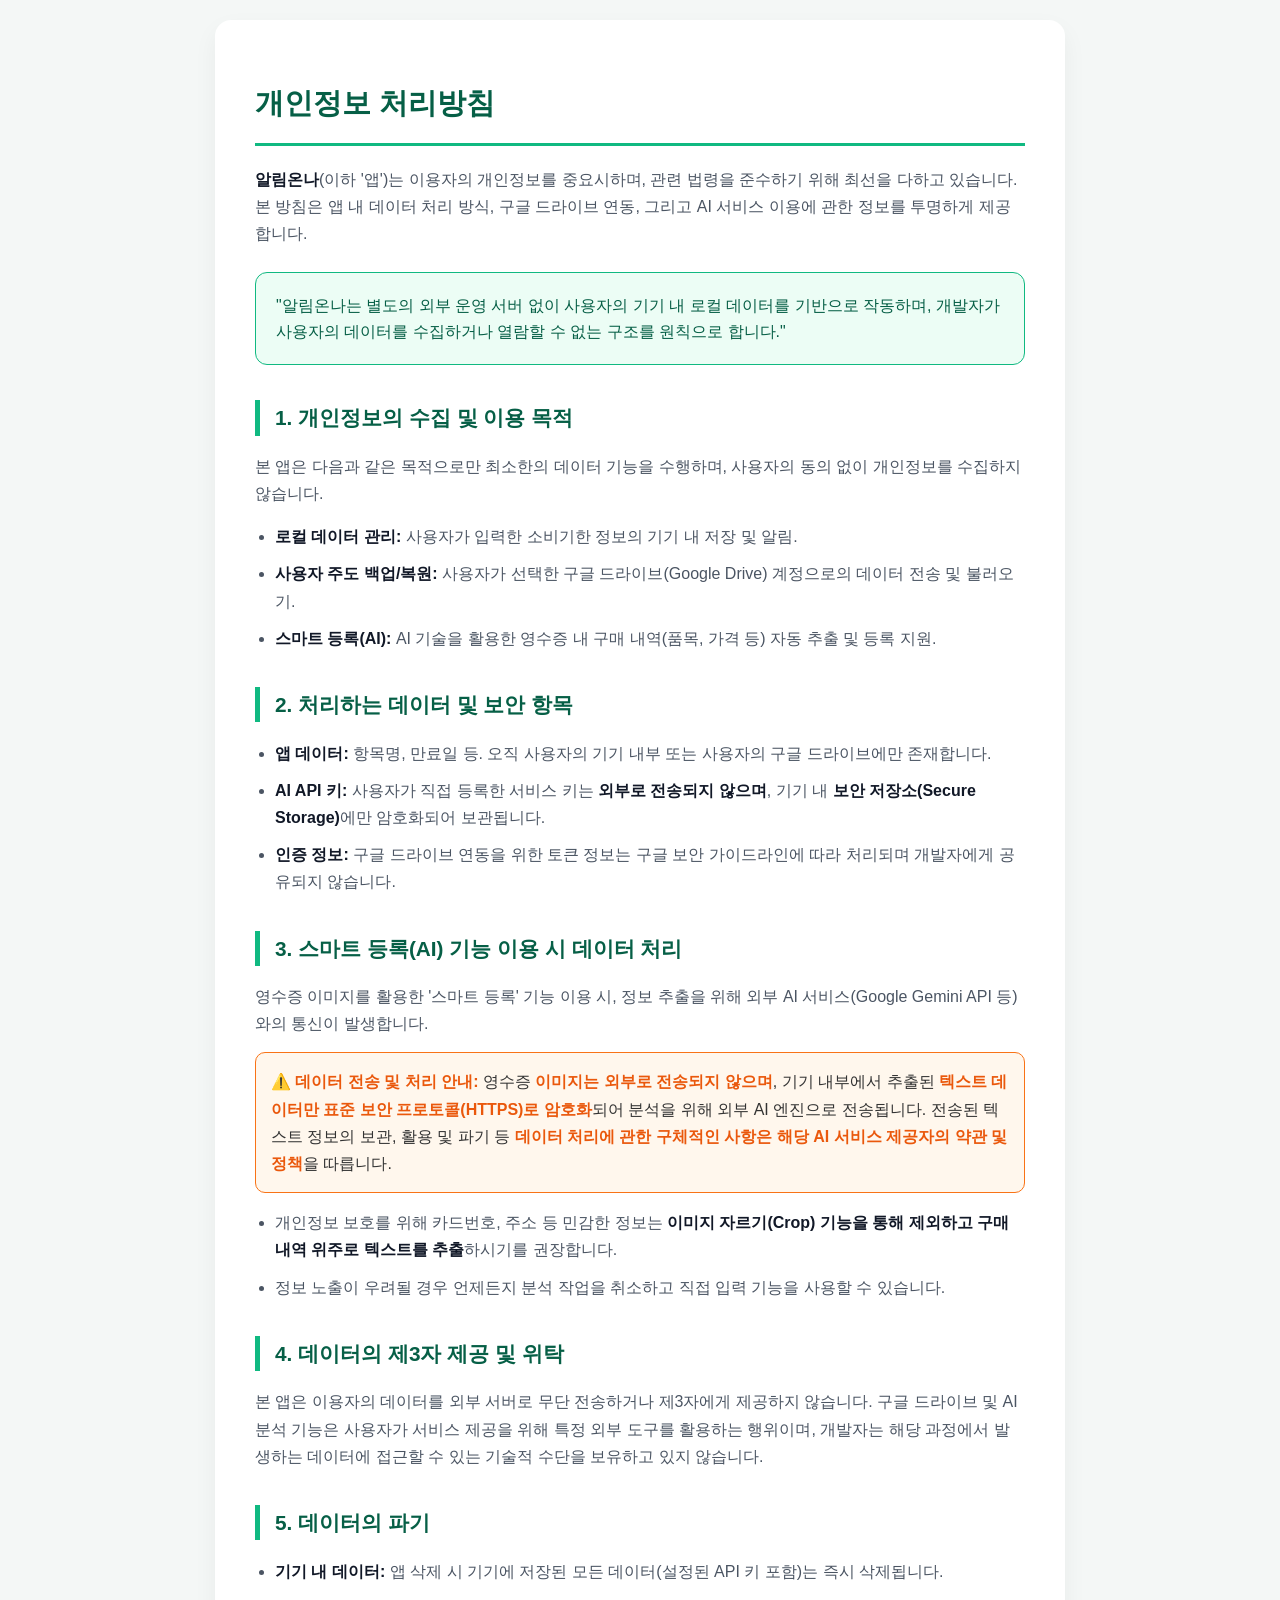
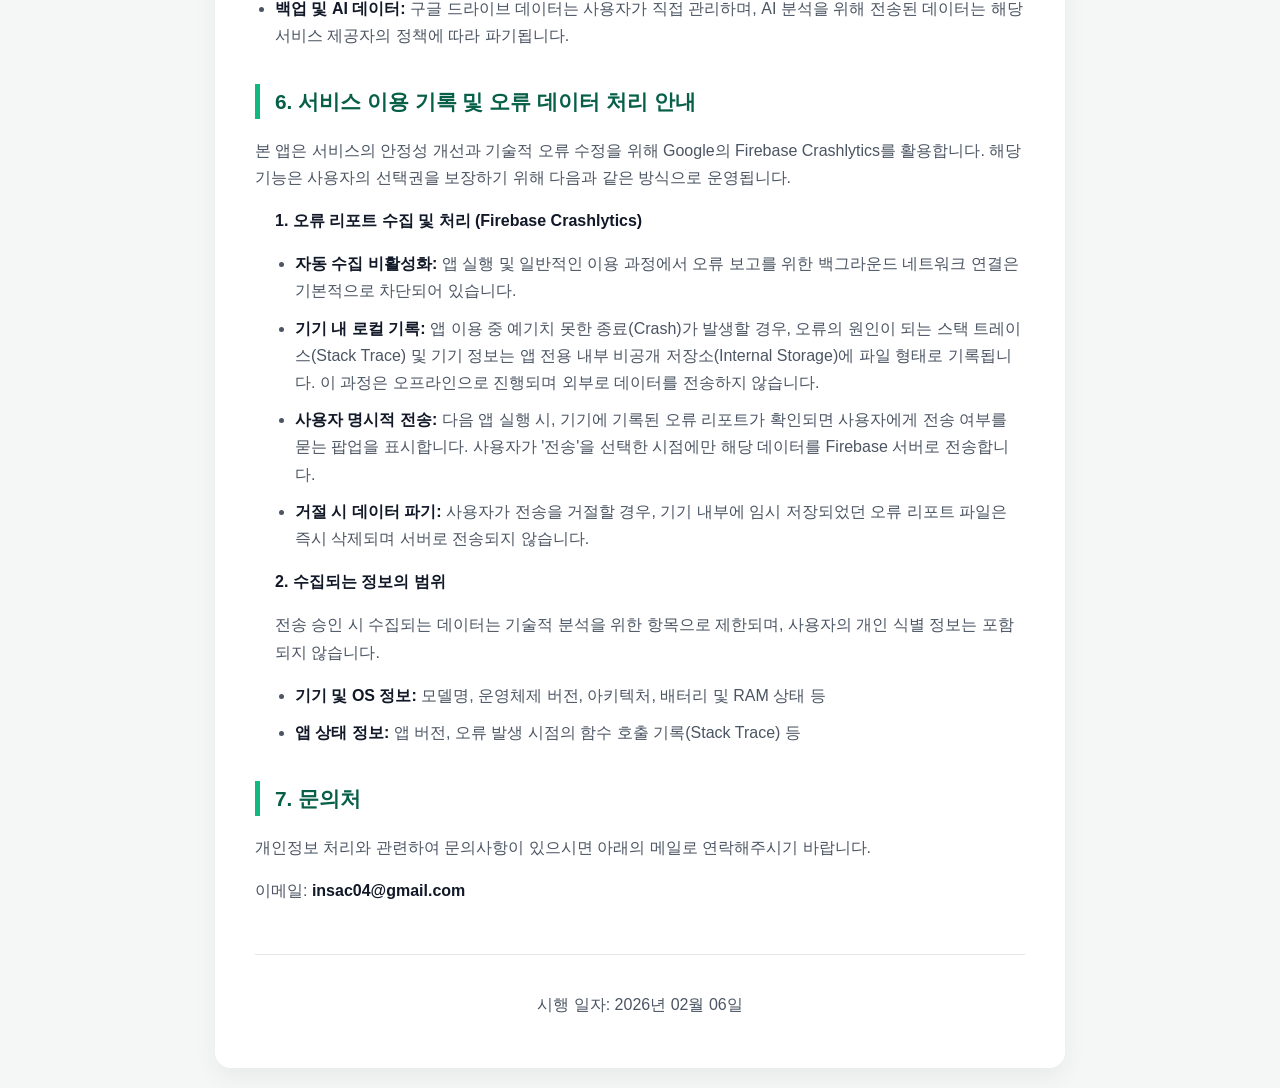
<file: privacy_policy/index.html>
<!DOCTYPE html>
<html lang="ko">

<head>
    <meta charset="UTF-8">
    <meta name="viewport" content="width=device-width, initial-scale=1.0">
    <title>개인정보 처리방침 - 알림온나</title>
    <style>
        body {
            font-family: 'Pretendard', sans-serif;
            line-height: 1.7;
            color: #333;
            max-width: 850px;
            margin: 0 auto;
            padding: 20px;
            background-color: #f4f7f6;
        }

        .container {
            background: #fff;
            padding: 40px;
            border-radius: 16px;
            box-shadow: 0 10px 25px rgba(0, 0, 0, 0.05);
        }

        h1 {
            border-bottom: 3px solid #10b981;
            padding-bottom: 15px;
            color: #065f46;
            font-size: 1.8rem;
        }

        h2 {
            margin-top: 35px;
            color: #065f46;
            font-size: 1.3rem;
            border-left: 5px solid #10b981;
            padding-left: 15px;
        }

        p,
        li {
            font-size: 1rem;
            color: #4b5563;
            margin-bottom: 10px;
        }

        .highlight {
            background-color: #ecfdf5;
            border: 1px solid #10b981;
            padding: 20px;
            margin: 25px 0;
            border-radius: 12px;
            font-weight: 500;
            color: #065f46;
            line-height: 1.6;
        }

        .important-box {
            background-color: #fff7ed;
            border: 1px solid #f97316;
            padding: 15px;
            border-radius: 10px;
            margin: 15px 0;
        }

        .important-box strong {
            color: #ea580c;
        }

        ul {
            padding-left: 20px;
        }

        footer {
            margin-top: 50px;
            font-size: 0.9rem;
            color: #9ca3af;
            text-align: center;
            border-top: 1px solid #e5e7eb;
            padding-top: 20px;
        }

        strong {
            color: #111827;
        }
    </style>
</head>

<body>
    <div class="container">
        <h1>개인정보 처리방침</h1>
        <p><strong>알림온나</strong>(이하 '앱')는 이용자의 개인정보를 중요시하며, 관련 법령을 준수하기 위해 최선을 다하고 있습니다. 본 방침은 앱 내 데이터 처리 방식, 구글 드라이브
            연동, 그리고 AI 서비스 이용에 관한 정보를 투명하게 제공합니다.</p>

        <div class="highlight">
            "알림온나는 별도의 외부 운영 서버 없이 사용자의 기기 내 로컬 데이터를 기반으로 작동하며, 개발자가 사용자의 데이터를 수집하거나 열람할 수 없는 구조를 원칙으로 합니다."
        </div>

        <h2>1. 개인정보의 수집 및 이용 목적</h2>
        <p>본 앱은 다음과 같은 목적으로만 최소한의 데이터 기능을 수행하며, 사용자의 동의 없이 개인정보를 수집하지 않습니다.</p>
        <ul>
            <li><strong>로컬 데이터 관리:</strong> 사용자가 입력한 소비기한 정보의 기기 내 저장 및 알림.</li>
            <li><strong>사용자 주도 백업/복원:</strong> 사용자가 선택한 구글 드라이브(Google Drive) 계정으로의 데이터 전송 및 불러오기.</li>
            <li><strong>스마트 등록(AI):</strong> AI 기술을 활용한 영수증 내 구매 내역(품목, 가격 등) 자동 추출 및 등록 지원.</li>
        </ul>

        <h2>2. 처리하는 데이터 및 보안 항목</h2>
        <ul>
            <li><strong>앱 데이터:</strong> 항목명, 만료일 등. 오직 사용자의 기기 내부 또는 사용자의 구글 드라이브에만 존재합니다.</li>
            <li><strong>AI API 키:</strong> 사용자가 직접 등록한 서비스 키는 <strong>외부로 전송되지 않으며</strong>, 기기 내 <strong>보안 저장소(Secure
                    Storage)</strong>에만 암호화되어 보관됩니다.</li>
            <li><strong>인증 정보:</strong> 구글 드라이브 연동을 위한 토큰 정보는 구글 보안 가이드라인에 따라 처리되며 개발자에게 공유되지 않습니다.</li>
        </ul>

        <h2>3. 스마트 등록(AI) 기능 이용 시 데이터 처리</h2>
        <p>영수증 이미지를 활용한 '스마트 등록' 기능 이용 시, 정보 추출을 위해 외부 AI 서비스(Google Gemini API 등)와의 통신이 발생합니다.</p>
        <div class="important-box">
            <strong>⚠️ 데이터 전송 및 처리 안내:</strong>
            영수증 <strong>이미지는 외부로 전송되지 않으며</strong>, 기기 내부에서 추출된 <strong>텍스트 데이터만 표준 보안 프로토콜(HTTPS)로 암호화</strong>되어
            분석을 위해 외부 AI 엔진으로 전송됩니다. 전송된 텍스트 정보의 보관, 활용 및 파기 등 <strong>데이터
                처리에 관한 구체적인 사항은 해당 AI 서비스 제공자의 약관 및 정책</strong>을 따릅니다.
        </div>
        <ul>
            <li>개인정보 보호를 위해 카드번호, 주소 등 민감한 정보는 <strong>이미지 자르기(Crop) 기능을 통해 제외하고 구매 내역 위주로 텍스트를 추출</strong>하시기를 권장합니다.
            </li>
            <li>정보 노출이 우려될 경우 언제든지 분석 작업을 취소하고 직접 입력 기능을 사용할 수 있습니다.</li>
        </ul>

        <h2>4. 데이터의 제3자 제공 및 위탁</h2>
        <p>본 앱은 이용자의 데이터를 외부 서버로 무단 전송하거나 제3자에게 제공하지 않습니다. 구글 드라이브 및 AI 분석 기능은 사용자가 서비스 제공을 위해 특정 외부 도구를 활용하는 행위이며, 개발자는
            해당 과정에서 발생하는 데이터에 접근할 수 있는 기술적 수단을 보유하고 있지 않습니다.</p>

        <h2>5. 데이터의 파기</h2>
        <ul>
            <li><strong>기기 내 데이터:</strong> 앱 삭제 시 기기에 저장된 모든 데이터(설정된 API 키 포함)는 즉시 삭제됩니다.</li>
            <li><strong>백업 및 AI 데이터:</strong> 구글 드라이브 데이터는 사용자가 직접 관리하며, AI 분석을 위해 전송된 데이터는 해당 서비스 제공자의 정책에 따라 파기됩니다.
            </li>
        </ul>

        <h2>6. 서비스 이용 기록 및 오류 데이터 처리 안내</h2>
        <p>본 앱은 서비스의 안정성 개선과 기술적 오류 수정을 위해 Google의 Firebase Crashlytics를 활용합니다. 해당 기능은 사용자의 선택권을 보장하기 위해 다음과 같은 방식으로 운영됩니다.</p>

        <div style="margin-left: 20px;">
            <p><strong>1. 오류 리포트 수집 및 처리 (Firebase Crashlytics)</strong></p>
            <ul>
                <li><strong>자동 수집 비활성화:</strong> 앱 실행 및 일반적인 이용 과정에서 오류 보고를 위한 백그라운드 네트워크 연결은 기본적으로 차단되어 있습니다.</li>
                <li><strong>기기 내 로컬 기록:</strong> 앱 이용 중 예기치 못한 종료(Crash)가 발생할 경우, 오류의 원인이 되는 스택 트레이스(Stack Trace) 및 기기 정보는 앱 전용 내부 비공개 저장소(Internal Storage)에 파일 형태로 기록됩니다. 이 과정은 오프라인으로 진행되며 외부로 데이터를 전송하지 않습니다.</li>
                <li><strong>사용자 명시적 전송:</strong> 다음 앱 실행 시, 기기에 기록된 오류 리포트가 확인되면 사용자에게 전송 여부를 묻는 팝업을 표시합니다. 사용자가 '전송'을 선택한 시점에만 해당 데이터를 Firebase 서버로 전송합니다.</li>
                <li><strong>거절 시 데이터 파기:</strong> 사용자가 전송을 거절할 경우, 기기 내부에 임시 저장되었던 오류 리포트 파일은 즉시 삭제되며 서버로 전송되지 않습니다.</li>
            </ul>

            <p><strong>2. 수집되는 정보의 범위</strong></p>
            <p>전송 승인 시 수집되는 데이터는 기술적 분석을 위한 항목으로 제한되며, 사용자의 개인 식별 정보는 포함되지 않습니다.</p>
            <ul>
                <li><strong>기기 및 OS 정보:</strong> 모델명, 운영체제 버전, 아키텍처, 배터리 및 RAM 상태 등</li>
                <li><strong>앱 상태 정보:</strong> 앱 버전, 오류 발생 시점의 함수 호출 기록(Stack Trace) 등</li>
            </ul>
        </div>

        <h2>7. 문의처</h2>
        <p>개인정보 처리와 관련하여 문의사항이 있으시면 아래의 메일로 연락해주시기 바랍니다.</p>
        <p>이메일: <strong>insac04@gmail.com</strong></p>

        <footer>
            <p>시행 일자: 2026년 02월 06일</p>
        </footer>
    </div>
</body>

</html>
</file>
<file: home.css>
@font-face {
  font-family: "NotiOnna Sans";
  src: url("fonts/notionna-sans.woff") format("woff");
  font-style: normal;
  font-weight: 400;
  font-display: swap;
}

:root {
  color-scheme: light;
  --page: #f5f3eb;
  --ink: #183c40;
  --muted: #5c6b68;
  --rule: #cdd1c5;
  --paper: #fffef9;
  --soft: #eaece1;
  --accent: #b34427;
  --lime: #e1e8ae;
  --cabinet: #dae7e0;
  --cabinet-rule: #bfcec6;
  --button-bg: #183c40;
  --button-text: #fffef9;
  --font: "NotiOnna Sans", "Pretendard", -apple-system, BlinkMacSystemFont, "Segoe UI", "Malgun Gothic", sans-serif;
}

html[data-theme="dark"] {
  color-scheme: dark;
  --page: #192c2e;
  --ink: #f1f0df;
  --muted: #b5c2bb;
  --rule: #435751;
  --paper: #263c3d;
  --soft: #304545;
  --accent: #ffac86;
  --lime: #cdd7a0;
  --cabinet: #344e4b;
  --cabinet-rule: #526b60;
  --button-bg: #dfe7b2;
  --button-text: #183c40;
}

* { box-sizing: border-box; }
html { scroll-behavior: smooth; scroll-padding-top: 28px; }
body { margin: 0; background: var(--page); color: var(--ink); font: 16px/1.75 var(--font); -webkit-font-smoothing: antialiased; }
button, a { -webkit-tap-highlight-color: transparent; }
button { font: inherit; color: inherit; cursor: pointer; }
a { color: inherit; text-underline-offset: 5px; }
button, input { touch-action: manipulation; }
button:focus-visible, a:focus-visible, [tabindex="0"]:focus-visible { outline: 3px solid var(--accent); outline-offset: 5px; }
button:disabled { cursor: default; }
[hidden] { display: none !important; }
img { display: block; max-width: 100%; }
figure, h1, h2, h3, p { margin: 0; }
h1, h2, h3 { word-break: keep-all; overflow-wrap: anywhere; }
p { word-break: keep-all; overflow-wrap: anywhere; }
::selection { background: #e1e8ae; color: #183c40; }
.wrap { width: min(1184px, calc(100% - 96px)); margin-inline: auto; }
.icon { width: 24px; height: 24px; flex: 0 0 auto; fill: none; stroke: currentColor; stroke-width: 1.6; stroke-linecap: round; stroke-linejoin: round; }
.svg-definitions { position: absolute; width: 0; height: 0; overflow: hidden; }
.skip-link { position: fixed; left: 20px; top: 12px; z-index: 50; padding: 10px 20px; background: var(--button-bg); color: var(--button-text); transform: translateY(-160%); }
.skip-link:focus { transform: translateY(0); }
.eyebrow { font-size: 12px; font-weight: 700; letter-spacing: .1em; }
.micro { font: 10px/1.5 "Courier New", monospace; font-weight: 700; letter-spacing: .13em; }
.text-link { display: inline-flex; align-items: center; gap: 12px; min-height: 44px; font-size: 14px; font-weight: 700; text-decoration: none; }
.text-link:hover { text-decoration: underline; }
.button { display: inline-flex; align-items: center; justify-content: center; gap: 25px; min-height: 56px; padding: 12px 23px; font-size: 15px; font-weight: 700; text-decoration: none; border: 1px solid transparent; border-radius: 3px; transition: background-color .2s, transform .2s; }
.button-solid { background: var(--button-bg); color: var(--button-text); }
.button:hover { transform: translateY(-2px); }
.button .icon { width: 20px; height: 20px; }

/* A quiet masthead, like the edge of a printed cover. */
.site-header { min-height: 102px; display: flex; align-items: center; justify-content: space-between; gap: 24px; border-bottom: 1px solid var(--rule); }
.brand { display: inline-flex; align-items: center; gap: 9px; flex-shrink: 0; text-decoration: none; font-size: 20px; font-weight: 700; line-height: 1.2; letter-spacing: -.04em; }
.brand img { object-fit: contain; }
.brand-roman { display: block; margin-top: 5px; font-size: 9px; letter-spacing: .12em; font-weight: 400; }
.site-nav { display: flex; align-items: center; gap: 32px; }
.site-nav a { display: inline-flex; align-items: center; min-height: 44px; gap: 12px; font-size: 13px; text-decoration: none; }
.site-nav a:hover { color: var(--accent); }
.nav-manual { font-weight: 700; }
.theme-button { width: 44px; height: 44px; display: grid; place-items: center; padding: 0; border: 1px solid var(--rule); border-radius: 50%; background: transparent; }
.theme-button .icon { width: 19px; height: 19px; }
.sun-icon, [data-theme="dark"] .moon-icon { display: none; }
[data-theme="dark"] .sun-icon { display: block; }

/* The opening spread: oversized type and a small, tangible collection. */
.hero { display: grid; grid-template-columns: 1.06fr 1fr; align-items: center; gap: 52px; padding-block: 70px 62px; }
.hero-copy { padding-bottom: 24px; }
.hero-copy .eyebrow { display: flex; align-items: center; gap: 10px; }
.small-spark { font-size: 28px; line-height: 1; color: var(--accent); }
h1 { margin-top: 32px; font-size: clamp(48px, 5.5vw, 75px); line-height: 1.22; font-weight: 700; letter-spacing: -.065em; }
.marked { position: relative; display: inline-block; isolation: isolate; white-space: nowrap; }
.marked::after { content: ""; position: absolute; z-index: -1; left: 0; right: 0; bottom: 2px; height: 11px; background: var(--lime); clip-path: polygon(0 25%, 100% 0, 98% 100%, 1% 83%); }
[data-theme="dark"] .marked::after { background: #557267; }
.hero-description { margin-top: 32px; color: var(--muted); font-size: 16px; line-height: 1.95; letter-spacing: -.02em; }
.hero-actions { display: flex; align-items: center; flex-wrap: wrap; gap: 12px 26px; margin-top: 32px; }
.hero-note { display: flex; align-items: center; gap: 9px; font-size: 11px; color: var(--muted); margin-top: 40px; }
.note-line { display: block; width: 25px; height: 1px; background: var(--muted); flex-shrink: 0; }
.cabinet-figure { min-width: 0; }
.cabinet { position: relative; border: 1px solid var(--cabinet-rule); background-color: var(--cabinet); background-image: repeating-linear-gradient(90deg, transparent 0, transparent 51px, var(--cabinet-rule) 52px, transparent 53px); border-radius: 110px 110px 5px 5px; padding: 34px 30px 16px; }
.cabinet-top { display: flex; justify-content: space-between; align-items: center; padding: 0 17px; }
.collection-number { font: italic 16px Georgia, serif; }
.cabinet-controls { display: flex; width: fit-content; margin: 22px auto 0; background: var(--page); border: 1px solid var(--ink); border-radius: 3px; }
.cabinet-controls button { padding: 8px 21px; min-height: 44px; border: 0; background: none; font-size: 12px; font-weight: 700; }
.cabinet-controls button[aria-pressed="true"] { color: var(--button-text); background: var(--button-bg); }
.still-life { position: relative; margin: 7px -16px -4px; }
.still-life img { width: 100%; height: auto; }
.round-stamp { position: absolute; top: 20px; right: -6px; display: flex; flex-direction: column; align-items: center; justify-content: center; width: 90px; height: 90px; border-radius: 50%; border: 1px solid #183c40; color: #183c40; background: #e1e8ae; line-height: 1.35; font-size: 12px; transform: rotate(12deg); }
.round-stamp strong { font-size: 15px; }
.round-stamp span { font: 7px/1.5 "Courier New", monospace; letter-spacing: .1em; margin-top: 7px; }
.inventory-note { position: relative; background: var(--paper); padding: 18px 21px 12px; border: 1px solid var(--ink); box-shadow: 4px 4px 0 #183c4010; }
.inventory-note::before { content: ""; position: absolute; width: 60px; height: 18px; background: var(--lime); opacity: .75; top: -10px; left: calc(50% - 30px); transform: rotate(-4deg); }
.inventory-heading { display: flex; align-items: center; justify-content: space-between; font-size: 13px; font-weight: 700; padding-bottom: 8px; }
.inventory-heading .icon { width: 16px; height: 16px; }
.inventory-row { display: flex; justify-content: space-between; align-items: center; gap: 10px; padding-block: 9px; border-top: 1px solid var(--rule); }
.inventory-row > span:first-child { display: flex; align-items: center; flex-wrap: wrap; gap: 7px; }
.inventory-row strong { font-size: 13px; }
.inventory-row small { font-size: 10px; color: var(--muted); }
.item-dot { width: 6px; height: 6px; border-radius: 50%; flex-shrink: 0; }
.coral-dot { background: #dd7253; }
.green-dot { background: #7c9264; }
.date-tag { color: #9f4027; background: #f9e5d9; white-space: nowrap; padding: 3px 8px; font-size: 10px; border-radius: 2px; }
.date-tag.calm { color: #365341; background: #e5ecdb; }
.inventory-note > p { border-top: 1px dashed var(--rule); display: flex; align-items: center; gap: 5px; font-size: 10px; color: var(--muted); padding-top: 8px; }
.inventory-note > p .icon { width: 13px; height: 13px; }
.cabinet-base { display: flex; justify-content: space-between; margin-top: 17px; font-size: 10px; letter-spacing: .04em; }
figcaption { margin-top: 13px; color: var(--muted); font-size: 10px; text-align: right; }
figcaption span + span { margin-left: 5px; }
.chapter-line { display: flex; justify-content: space-between; gap: 20px; padding-block: 17px; border-top: 1px solid var(--rule); border-bottom: 1px solid var(--rule); font-size: 11px; color: var(--muted); }
.chapter-line span:first-child { color: var(--ink); letter-spacing: .06em; }

/* A contents list paired with loose sheets, rather than feature cards. */
.section-space { padding-block: 106px; }
.section-heading h2, .beyond-food h2, .start-copy h2 { margin-top: 20px; font-size: clamp(32px, 3.6vw, 48px); font-weight: 700; line-height: 1.35; letter-spacing: -.055em; }
.section-heading > p:last-child { color: var(--muted); margin-top: 23px; font-size: 15px; }
.everyday > .section-heading { position: relative; padding-right: 46%; }
.flow-layout { display: grid; grid-template-columns: .9fr 1.1fr; gap: 80px; margin-top: -137px; }
.flow-tabs { padding-top: 195px; min-width: 0; }
.flow-tab { display: flex; align-items: center; width: 100%; text-align: left; padding: 26px 14px 26px 0; border: 0; border-bottom: 1px solid var(--rule); background: transparent; transition: color .2s; }
.step-number { align-self: flex-start; font: 13px/2 "Courier New", monospace; margin-right: 24px; padding-top: 2px; color: var(--muted); }
.flow-tab strong { display: block; font-size: 21px; font-weight: 700; letter-spacing: -.04em; }
.flow-tab small { display: block; margin-top: 3px; font-size: 12px; color: var(--muted); }
.flow-tab .icon { margin-left: auto; width: 23px; height: 23px; opacity: 0; transform: translateX(-8px); transition: opacity .2s, transform .2s; }
.flow-tab[aria-selected="true"] { color: var(--accent); }
.flow-tab[aria-selected="true"] .icon { opacity: 1; transform: translateX(0); }
.flow-tab[aria-selected="true"] .step-number { color: var(--accent); }
.flow-tab:hover strong { text-decoration: underline; text-underline-offset: 7px; }
.flow-stage { min-width: 0; }
.paper-preview { padding: 25px 32px 18px; background: var(--paper); border: 1px solid var(--rule); box-shadow: 7px 7px 0 var(--soft); }
.paper-head { display: flex; align-items: center; justify-content: space-between; }
.paper-index { font: italic 32px/1 Georgia, serif; color: var(--muted); }
.paper-preview h3 { margin-block: 8px 22px; font-size: 28px; letter-spacing: -.04em; }
.list-labels { display: flex; justify-content: space-between; padding-bottom: 9px; font-size: 10px; color: var(--muted); border-bottom: 1px solid var(--ink); }
.preview-item { min-height: 77px; display: flex; align-items: center; gap: 16px; border-bottom: 1px solid var(--rule); }
.preview-item strong { display: block; font-size: 16px; }
.preview-item small { display: block; color: var(--muted); font-size: 11px; }
.remaining { font: 20px "Courier New", monospace; margin-left: auto; }
.remaining.urgent { color: var(--accent); }
.mini-illustration { position: relative; display: block; width: 28px; height: 32px; flex: 0 0 28px; }
.milk-mini { background: #abc7d1; border: 1px solid #426067; clip-path: polygon(16% 0, 80% 0, 100% 23%, 100% 100%, 0 100%, 0 23%); }
.milk-mini::after { content: ""; position: absolute; left: 6px; right: 6px; top: 14px; height: 9px; background: #fffef9; }
.tomato-mini { height: 25px; border-radius: 48%; background: #e37e57; border: 1px solid #ab5033; }
.tomato-mini::after { content: ""; position: absolute; width: 19px; height: 10px; background: #466b4a; left: 3px; top: -4px; clip-path: polygon(50% 0, 70% 40%, 100% 20%, 85% 80%, 30% 100%, 0 30%, 40% 40%); }
.tube-mini { background: #e1c788; border: 1px solid #8a795a; border-bottom: 6px solid #fffef9; clip-path: polygon(0 0, 100% 0, 87% 100%, 13% 100%); }
.paper-foot { display: flex; align-items: center; gap: 9px; min-height: 43px; padding-top: 10px; font-size: 11px; color: var(--muted); }
.paper-foot .icon { width: 16px; height: 16px; }
.panel-caption { margin-top: 29px; min-height: 132px; }
.panel-caption p { font-size: 14px; color: var(--muted); }
.panel-caption .text-link { margin-top: 8px; font-size: 12px; }
.example-note { margin-top: 8px; color: var(--muted); font-size: 10px; }
.shopping-item { display: flex; align-items: center; gap: 15px; min-height: 77px; border-bottom: 1px solid var(--rule); }
.shopping-item strong { font-size: 17px; }
.shopping-item > span:last-child { margin-left: auto; color: var(--muted); font-size: 13px; }
.sample-checkbox { width: 21px; height: 21px; flex-shrink: 0; border: 1px solid var(--muted); display: grid; place-items: center; }
.sample-checkbox .icon { width: 17px; height: 17px; }
.sample-done strong { text-decoration: line-through; color: var(--muted); }
.sample-done .sample-checkbox { background: var(--lime); color: #183c40; }
.receipt-item { display: flex; align-items: center; justify-content: space-between; gap: 15px; min-height: 65px; border-bottom: 1px dashed var(--rule); font-size: 15px; }
.receipt-item small { font-weight: 400; color: var(--muted); font-size: 11px; margin-left: 8px; }
.receipt-item > span { font-variant-numeric: tabular-nums; }
.receipt-total { display: flex; align-items: center; justify-content: space-between; gap: 16px; min-height: 79px; }
.receipt-total > span { font-size: 12px; }
.receipt-total strong { font-size: 29px; letter-spacing: -.04em; }
.receipt-total strong span { font-size: 13px; margin-left: 5px; font-weight: 400; }
.noscript-note { margin-top: 25px; padding: 20px; border: 1px solid var(--rule); }
html:not(.enhanced) .flow-tabs { display: none; }
html:not(.enhanced) .flow-layout { grid-template-columns: 1fr; margin-top: 35px; max-width: 600px; }
html:not(.enhanced) .everyday > .section-heading { padding-right: 0; }

/* Three labels on a deep green shelf. */
.beyond-food { background: #183c40; color: #f5f3eb; }
.beyond-inner { padding-block: 78px; display: grid; grid-template-columns: 1fr 1fr; align-items: center; gap: 100px; }
.beyond-food .eyebrow { color: #dfe7b2; }
.beyond-food h2 { font-size: clamp(30px, 3.2vw, 44px); }
.beyond-food h2 + p { color: #c0cec5; margin-top: 23px; font-size: 14px; }
.beyond-food .text-link { margin-top: 22px; color: #e1e8ae; font-size: 12px; }
.label-stack { display: grid; gap: 15px; padding-inline: 8px; }
.storage-label { display: flex; align-items: center; gap: 22px; background: #f1efdf; color: #183c40; padding: 23px 24px; position: relative; }
.storage-label::before { content: ""; width: 8px; height: 8px; border: 1px solid #7f8a7f; border-radius: 50%; background: #183c40; position: absolute; left: 11px; top: calc(50% - 4px); }
.storage-label:nth-child(1) { transform: rotate(-3deg); background: #dfe7b2; }
.storage-label:nth-child(2) { transform: rotate(2deg); background: #eac4ac; }
.storage-label:nth-child(3) { transform: rotate(-1deg); }
.label-index { font: italic 45px/1 Georgia, serif; padding-left: 6px; width: 47px; flex-shrink: 0; }
.storage-label strong { display: block; font-size: 21px; letter-spacing: -.04em; }
.storage-label small { display: block; font: 8px/1.4 "Courier New", monospace; letter-spacing: .09em; margin-bottom: 8px; }
.label-detail { margin-left: auto; border-left: 1px solid #9caa92; padding-left: 20px; font-size: 10px; white-space: nowrap; }

/* A color sample and a ruled feature directory. */
.personal-intro { display: grid; grid-template-columns: 1fr 1fr; align-items: center; gap: 100px; }
.personal-intro > * { min-width: 0; }
.serif-word { font-family: Georgia, "Batang", "AppleMyungjo", serif; font-weight: 400; }
.color-sample { --sample: #3e6757; --sample-light: #e8eddd; background: var(--paper); border: 1px solid var(--rule); padding: 26px 30px 21px; transform: rotate(2deg); box-shadow: 6px 6px 0 var(--soft); }
.color-sample[data-palette="ocean"] { --sample: #245d75; --sample-light: #dcebf0; }
.color-sample[data-palette="clay"] { --sample: #975337; --sample-light: #f2e4d8; }
.color-sample-top { display: flex; align-items: center; justify-content: space-between; font-size: 12px; }
.color-sample-top .icon { width: 21px; height: 21px; }
.sample-calendar { background: var(--sample-light); color: #183c40; padding: 20px; margin-top: 20px; border-top: 3px solid var(--sample); transition: background-color .2s, border-color .2s; }
.sample-calendar > div:first-child { display: flex; justify-content: space-between; align-items: center; gap: 10px; }
.sample-calendar strong { font-size: 27px; }
.sample-calendar > div:first-child > span { font-size: 10px; }
.calendar-strip { display: grid; grid-template-columns: repeat(7, minmax(0, 1fr)); gap: 4px; text-align: center; margin-top: 15px; }
.calendar-strip > span { font-size: 10px; }
.calendar-strip b { display: flex; align-items: center; justify-content: center; position: relative; aspect-ratio: 1; min-height: 33px; font: 15px "Courier New", monospace; margin-top: 7px; }
.calendar-selected b { border-radius: 50%; background: var(--sample); color: white; }
.calendar-selected i { position: absolute; bottom: 5px; width: 3px; height: 3px; border-radius: 50%; background: white; }
.palette-controls { display: flex; align-items: center; justify-content: space-between; gap: 10px; margin-top: 14px; }
.palette-controls > span { font-size: 12px; }
.palette-controls > div { display: flex; gap: 3px; }
.swatch { background: none; border: 0; position: relative; width: 44px; height: 44px; padding: 0; display: grid; place-items: center; }
.swatch::before { content: ""; width: 25px; height: 25px; border-radius: 50%; background: #3e6757; }
.swatch.ocean::before { background: #245d75; }
.swatch.clay::before { background: #975337; }
.swatch[aria-pressed="true"]::after { content: ""; position: absolute; width: 31px; height: 31px; border: 1px solid var(--ink); border-radius: 50%; }
.color-sample-note { color: var(--muted); font-size: 9px; margin-top: 5px; }
.feature-directory { display: grid; grid-template-columns: repeat(3, 1fr); column-gap: 40px; margin-top: 75px; }
.feature-directory article { display: flex; gap: 16px; padding: 29px 0 24px; border-top: 1px solid var(--rule); }
.feature-directory article > .icon { width: 23px; height: 23px; margin-top: 3px; color: var(--accent); }
.feature-directory h3 { font-size: 16px; letter-spacing: -.03em; }
.feature-directory p { font-size: 13px; line-height: 1.85; color: var(--muted); margin-top: 10px; }
.feature-directory a { display: inline-flex; align-items: center; gap: 8px; min-height: 44px; font-size: 11px; text-decoration: none; font-weight: 700; margin-top: 7px; }
.feature-directory a:hover { text-decoration: underline; }
.connection-note { color: var(--muted); font-size: 11px; border-top: 1px solid var(--rule); padding-top: 22px; margin-top: 15px; }

.start-section { border-top: 2px solid var(--ink); border-bottom: 1px solid var(--rule); padding-block: 65px 70px; display: grid; grid-template-columns: 1.1fr 1fr; align-items: center; gap: 85px; }
.start-copy h2 { font-size: clamp(29px, 3.2vw, 42px); }
.start-copy > p:not(.eyebrow) { margin-top: 20px; color: var(--muted); font-size: 14px; }
.start-copy .button { margin-top: 25px; font-size: 13px; }
.start-checklist { list-style: none; padding: 0; margin: 0; }
.start-checklist li { display: flex; align-items: center; gap: 20px; padding-block: 21px; border-bottom: 1px solid var(--rule); }
.start-checklist li:last-child { border-bottom: 0; }
.start-checklist li > span { width: 35px; height: 35px; border: 1px solid var(--ink); border-radius: 50%; display: grid; place-items: center; font: italic 18px Georgia, serif; flex-shrink: 0; }
.start-checklist strong { font-size: 16px; }
.start-checklist p { font-size: 12px; color: var(--muted); margin-top: 4px; }
.site-footer { padding-block: 35px 25px; }
.footer-top, .footer-bottom { display: flex; align-items: center; justify-content: space-between; gap: 20px; }
.footer-top > p { font-size: 12px; color: var(--muted); margin-left: auto; }
.site-footer .brand { font-size: 17px; }
.back-top { display: inline-flex; gap: 14px; align-items: center; min-height: 44px; margin-left: 30px; font-size: 11px; text-decoration: none; }
.footer-bottom { margin-top: 32px; color: var(--muted); }
.footer-bottom small { font-size: 10px; }
.footer-bottom nav { display: flex; gap: 25px; }
.footer-bottom a { display: inline-flex; align-items: center; min-height: 44px; font-size: 11px; text-decoration: none; }
.footer-bottom a:hover, .back-top:hover { text-decoration: underline; }

@media (min-width: 1600px) {
  .hero { padding-block: 86px 78px; }
}
@media (max-width: 1100px) {
  .wrap { width: calc(100% - 64px); }
  .hero { gap: 30px; }
  h1 { font-size: clamp(44px, 5.6vw, 62px); }
  .hero-description { font-size: 14px; }
  .cabinet { padding-inline: 22px; }
  .cabinet-top { padding-inline: 10px; }
  .hero-actions { column-gap: 20px; }
  .flow-layout { gap: 50px; margin-top: -110px; }
  .flow-tabs { padding-top: 155px; }
  .beyond-inner, .personal-intro { gap: 60px; }
  .storage-label { gap: 13px; padding-inline: 23px 18px; }
  .storage-label strong { font-size: 18px; }
  .label-detail { padding-left: 12px; }
  .feature-directory { column-gap: 28px; }
  .feature-directory article { gap: 12px; }
  .start-section { gap: 45px; }
}
@media (max-width: 800px) {
  .site-header { min-height: 85px; }
  .site-nav { gap: 20px; }
  .hero { grid-template-columns: 1fr; gap: 38px; padding-block: 48px 40px; }
  .hero-copy { padding-bottom: 0; }
  h1 { font-size: clamp(48px, 9vw, 70px); }
  .hero-description { font-size: 16px; margin-top: 25px; }
  .hero-note { margin-top: 24px; }
  .cabinet-figure { width: min(480px, 100%); justify-self: center; }
  .cabinet { padding-inline: 32px; }
  .section-space { padding-block: 72px; }
  .section-heading h2 { font-size: 37px; }
  .everyday > .section-heading { padding-right: 0; }
  .flow-layout { grid-template-columns: 1fr; margin-top: 32px; gap: 30px; }
  .flow-tabs { display: grid; grid-template-columns: repeat(3, 1fr); padding-top: 0; }
  .flow-tab { display: block; padding: 15px 8px; border: 1px solid var(--rule); border-right: 0; }
  .flow-tab:last-child { border-right: 1px solid var(--rule); }
  .flow-tab[aria-selected="true"] { background: var(--soft); box-shadow: inset 0 -2px var(--accent); }
  .step-number { display: block; padding-top: 0; margin: 0 0 5px; font-size: 11px; }
  .flow-tab strong { font-size: 16px; }
  .flow-tab small { font-size: 10px; margin-top: 4px; }
  .flow-tab .icon { display: none; }
  .flow-stage { width: min(530px, 100%); justify-self: center; }
  .panel-caption { min-height: 118px; }
  .beyond-inner { gap: 45px; grid-template-columns: 1fr 1fr; padding-block: 60px; }
  .beyond-food h2 { font-size: 31px; }
  .beyond-food h2 + p { font-size: 12px; }
  .storage-label { padding: 20px 17px 20px 22px; gap: 10px; }
  .label-index { width: 30px; font-size: 32px; padding-left: 0; }
  .storage-label strong { font-size: 15px; }
  .storage-label small { font-size: 7px; }
  .label-detail { display: none; }
  .personal-intro { gap: 36px; }
  .color-sample { padding: 20px; }
  .sample-calendar { padding: 14px; }
  .sample-calendar > div:first-child > span { font-size: 8px; }
  .calendar-strip { gap: 1px; }
  .calendar-strip b { min-height: 28px; font-size: 12px; }
  .color-sample-note { font-size: 9px; }
  .feature-directory { grid-template-columns: repeat(2, 1fr); margin-top: 50px; column-gap: 32px; }
  .start-section { gap: 40px; grid-template-columns: 1fr; }
  .start-checklist { display: grid; grid-template-columns: repeat(3, 1fr); gap: 25px; }
  .start-checklist li { display: block; padding: 0; border: 0; }
  .start-checklist li > span { margin-bottom: 15px; }
}
@media (max-width: 540px) {
  .wrap { width: calc(100% - 40px); }
  .site-header { min-height: 78px; gap: 12px; }
  .brand { font-size: 18px; gap: 6px; }
  .brand img { width: 32px; height: 32px; }
  .brand-roman { font-size: 8px; margin-top: 4px; }
  .site-nav { gap: 10px; }
  .site-nav > a:not(.nav-manual) { display: none; }
  .site-nav a { font-size: 11px; gap: 7px; }
  .theme-button { width: 44px; height: 44px; border: 0; }
  .hero { padding-top: 37px; gap: 34px; }
  .eyebrow { font-size: 10px; }
  .small-spark { font-size: 23px; }
  h1 { margin-top: 24px; font-size: clamp(40px, 10.4vw, 56px); }
  .marked::after { height: 8px; bottom: 0; }
  .hero-description { font-size: 13px; line-height: 1.9; margin-top: 24px; }
  .hero-description br { display: none; }
  .hero-actions { gap: 13px 18px; margin-top: 26px; }
  .button { padding-inline: 17px; gap: 18px; min-height: 52px; font-size: 13px; }
  .hero-actions .text-link { font-size: 12px; gap: 9px; }
  .hero-note { font-size: 9px; }
  .cabinet { border-radius: 80px 80px 4px 4px; padding: 25px 23px 15px; }
  .cabinet-top { padding-inline: 11px; }
  .micro { font-size: 8px; }
  .collection-number { font-size: 14px; }
  .cabinet-controls { margin-top: 17px; }
  .cabinet-controls button { padding-inline: 18px; font-size: 11px; }
  .still-life { margin-top: 4px; }
  .round-stamp { top: 10px; right: 0; width: 70px; height: 70px; font-size: 10px; }
  .round-stamp strong { font-size: 12px; }
  .round-stamp span { font-size: 6px; margin-top: 4px; }
  .inventory-note { padding: 15px 16px 11px; }
  .inventory-heading { font-size: 12px; }
  .inventory-row > span:first-child { gap: 6px; }
  .inventory-row strong { font-size: 12px; }
  .inventory-row small { font-size: 9px; }
  .inventory-note > p { font-size: 9px; }
  .cabinet-base { font-size: 9px; margin-top: 14px; }
  figcaption { font-size: 9px; text-align: left; }
  figcaption span + span { margin-left: 0; }
  .chapter-line { font-size: 10px; padding-block: 14px; }
  .chapter-line > span:last-child { display: none; }
  .section-space { padding-block: 58px; }
  .section-heading h2, .beyond-food h2 { font-size: 31px; margin-top: 17px; }
  .section-heading > p:last-child { font-size: 13px; margin-top: 20px; }
  .flow-layout { margin-top: 25px; gap: 25px; }
  .flow-tab { padding: 12px 8px; }
  .flow-tab strong { font-size: 12px; letter-spacing: -.045em; }
  .flow-tab small { font-size: 9px; word-break: keep-all; }
  .step-number { font-size: 10px; }
  .paper-preview { padding: 22px 21px 13px; box-shadow: 4px 4px 0 var(--soft); }
  .paper-preview h3 { font-size: 25px; margin-bottom: 18px; }
  .preview-item, .shopping-item { min-height: 71px; }
  .preview-item strong { font-size: 15px; }
  .remaining { font-size: 18px; }
  .paper-foot { font-size: 10px; }
  .receipt-item { font-size: 13px; min-height: 59px; }
  .receipt-total strong { font-size: 26px; }
  .receipt-total { min-height: 79px; }
  .panel-caption { min-height: 148px; margin-top: 24px; }
  .panel-caption p { font-size: 13px; }
  .example-note { font-size: 9px; margin-top: 2px; }
  .beyond-inner { grid-template-columns: 1fr; gap: 42px; padding-block: 50px 56px; }
  .beyond-food h2 + p { font-size: 13px; }
  .label-stack { gap: 13px; padding-inline: 5px; }
  .storage-label { padding: 22px 21px 22px 25px; gap: 18px; }
  .storage-label strong { font-size: 19px; }
  .storage-label small { font-size: 8px; }
  .label-index { font-size: 36px; width: 30px; }
  .label-detail { display: block; font-size: 9px; padding-left: 13px; }
  .personal-intro { grid-template-columns: 1fr; gap: 36px; }
  .your-way .section-heading h2 br:nth-of-type(1) { display: none; }
  .color-sample { margin-inline: 5px; padding: 23px; }
  .sample-calendar { padding: 17px; }
  .sample-calendar > div:first-child > span { font-size: 10px; }
  .calendar-strip b { font-size: 14px; min-height: 32px; }
  .feature-directory { grid-template-columns: 1fr; margin-top: 45px; }
  .feature-directory article { padding-block: 24px 15px; gap: 18px; }
  .feature-directory h3 { font-size: 16px; }
  .feature-directory p { font-size: 13px; margin-top: 8px; }
  .connection-note { font-size: 10px; line-height: 1.8; }
  .start-section { padding-block: 42px; gap: 25px; }
  .start-copy h2 { font-size: 30px; }
  .start-copy > p:not(.eyebrow) { font-size: 13px; }
  .start-checklist { display: block; }
  .start-checklist li { display: flex; gap: 17px; padding-block: 19px; border-bottom: 1px solid var(--rule); }
  .start-checklist li > span { margin-bottom: 0; }
  .start-checklist strong { font-size: 15px; }
  .start-checklist p { font-size: 11px; }
  .site-footer { padding-top: 27px; }
  .footer-top { flex-wrap: wrap; gap: 15px 10px; }
  .footer-top > p { order: 3; flex-basis: 100%; font-size: 11px; margin: 0; }
  .back-top { margin-left: auto; }
  .footer-bottom { margin-top: 15px; gap: 15px; flex-wrap: wrap; }
  .footer-bottom nav { gap: 18px; }
  .footer-bottom a { font-size: 10px; }
}
@media (max-width: 360px) {
  .wrap { width: calc(100% - 32px); }
  h1 { font-size: 39px; }
  .hero-actions { column-gap: 12px; }
  .hero-actions .button { gap: 10px; padding-inline: 13px; }
  .hero-actions .text-link { font-size: 11px; }
  .cabinet { padding-inline: 17px; }
  .cabinet-top { padding-inline: 8px; }
  .cabinet-top .micro { font-size: 7px; }
  .inventory-row small { flex-basis: 100%; padding-left: 12px; }
  .date-tag { font-size: 9px; }
  .flow-tab strong { font-size: 11px; }
  .flow-tab small { font-size: 8px; }
  .section-heading h2, .beyond-food h2 { font-size: 28px; }
  .storage-label { gap: 14px; }
  .storage-label strong { font-size: 16px; }
  .color-sample { padding: 20px 16px; }
  .start-copy h2 { font-size: 27px; }
}
@media (prefers-reduced-motion: reduce) {
  html { scroll-behavior: auto; }
  *, *::before, *::after { transition: none !important; animation: none !important; }
}
@media print {
  :root, html[data-theme="dark"] { --page: #fff; --ink: #183c40; --paper: #fff; --muted: #52625d; --rule: #cdd1c5; --soft: #f2f2e9; }
  .wrap { width: 100%; }
  .site-nav, .skip-link, .hero-actions, .flow-tabs, .palette-controls, .cabinet-controls, .back-top { display: none !important; }
  .hero { grid-template-columns: 1fr 1fr; gap: 25px; padding-block: 30px; }
  h1 { font-size: 40px; }
  .hero-description { font-size: 12px; }
  .section-space { padding-block: 35px; }
  .flow-layout { display: block; margin-top: 30px; }
  .flow-stage { width: 100%; max-width: none; }
  .flow-panel[hidden] { display: block !important; }
  .flow-panel { break-inside: avoid; margin-bottom: 30px; }
  .everyday > .section-heading { padding-right: 0; }
  .beyond-inner { padding-block: 35px; }
  .beyond-food, .beyond-food .eyebrow, .beyond-food h2 + p, .beyond-food .text-link { background: #fff; color: #183c40; }
  .personal-intro { gap: 35px; }
  .color-sample, .storage-label { transform: none !important; box-shadow: none; }
  .feature-directory article, .start-section { break-inside: avoid; }
  .panel-caption { min-height: 0; }
  .paper-preview { box-shadow: none; }
}
</file>
<file: manual/manual.css>
:root {
      color-scheme: light;
      --bg-0: #f4f7f2;
      --bg-1: #ffffff;
      --ink-0: #1f2a1f;
      --ink-1: #3e4a3c;
      --line: #dbe4d7;
      --brand: #3f7a4a;
      --brand-2: #27643a;
      --accent: #d07a2d;
      --soft: #edf4ea;
      --warn-bg: #fff5eb;
      --warn-line: #f1be87;
      --ok-bg: #eaf6ed;
      --ok-line: #97c8a4;
      --shadow: 0 14px 36px rgba(32, 44, 33, 0.08);
      --radius: 18px;
      --bg-grad-1: #dcebd9;
      --bg-grad-2: #f3e8db;
      --hero-grad-1: #f9fdf9;
      --hero-grad-2: #f3f8f1;
      --hero-grad-3: #fbf7f2;
      --hero-glow: rgba(63, 122, 74, 0.22);
      --eyebrow-bg: #ebf5ea;
      --eyebrow-line: #c7dfca;
      --toc-link: #2e3d2f;
      --toc-hover-line: #d3e4d2;
      --chip-line: #d0ded0;
      --chip-bg: #f5faf4;
      --chip-ink: #2e5e37;
      --table-bg: #ffffff;
      --th-bg: #f2f7f0;
      --th-ink: #274f2e;
      --code-bg: #f4f7f4;
      --code-line: #e0e8e0;
      --footer-ink: #657068;
      --control-bg: #ffffff;
    }

    html[data-theme="dark"] {
      color-scheme: dark;
      --bg-0: #111318;
      --bg-1: #1b1f27;
      --ink-0: #e8ebf1;
      --ink-1: #b7becc;
      --line: #2f3644;
      --brand: #7c8fb8;
      --brand-2: #9fb0d8;
      --accent: #e0a56a;
      --soft: #222836;
      --warn-bg: #2b221a;
      --warn-line: #8f6b4b;
      --ok-bg: #1f252f;
      --ok-line: #4f647f;
      --shadow: 0 14px 36px rgba(0, 0, 0, 0.34);
      --bg-grad-1: #1a1f2c;
      --bg-grad-2: #2b2330;
      --hero-grad-1: #1b202c;
      --hero-grad-2: #1d2028;
      --hero-grad-3: #28222a;
      --hero-glow: rgba(132, 147, 182, 0.2);
      --eyebrow-bg: #252c39;
      --eyebrow-line: #38445b;
      --toc-link: #d4d9e6;
      --toc-hover-line: #46506a;
      --chip-line: #3a475f;
      --chip-bg: #232b39;
      --chip-ink: #b8c4df;
      --table-bg: #171b25;
      --th-bg: #222838;
      --th-ink: #d0d9ee;
      --code-bg: #1f2635;
      --code-line: #32405a;
      --footer-ink: #9aa4bb;
      --control-bg: #171b25;
    }

* { box-sizing: border-box; }
html { scroll-behavior: smooth; scroll-padding-top: 9rem; }
body {
  margin: 0;
  color: var(--ink-0);
  font-family: "Pretendard Variable", "Noto Sans KR", "Apple SD Gothic Neo", "Malgun Gothic", sans-serif;
  font-size: 16px;
  line-height: 1.8;
  word-break: keep-all;
  overflow-wrap: anywhere;
  background:
    radial-gradient(1200px 560px at 8% -10%, var(--bg-grad-1) 0%, transparent 55%),
    radial-gradient(900px 500px at 95% 0%, var(--bg-grad-2) 0%, transparent 45%),
    var(--bg-0);
}
[hidden] { display: none !important; }
a { color: var(--brand-2); text-underline-offset: 0.2em; }
a:hover { text-decoration-thickness: 2px; }
button, input { font: inherit; }
button, summary, input, a { -webkit-tap-highlight-color: transparent; }
:focus-visible { outline: 3px solid var(--brand); outline-offset: 3px; }
button { cursor: pointer; }
.page { max-width: 1280px; margin: 0 auto; padding: 28px 24px 70px; }
.hero {
  position: relative;
  overflow: hidden;
  padding: 30px;
  margin-bottom: 20px;
  border: 1px solid var(--line);
  border-radius: 24px;
  box-shadow: var(--shadow);
  background: linear-gradient(140deg, var(--hero-grad-1), var(--hero-grad-2) 48%, var(--hero-grad-3));
}
.hero-head { display: flex; justify-content: space-between; align-items: center; gap: 16px; flex-wrap: wrap; }
.eyebrow {
  display: inline-block;
  padding: 8px 12px;
  border: 1px solid var(--eyebrow-line);
  border-radius: 99px;
  color: var(--brand-2);
  background: var(--eyebrow-bg);
  font-size: 13px;
  font-weight: 700;
  text-decoration: none;
}
h1 { margin: 20px 0 12px; font-size: clamp(28px, 4vw, 42px); line-height: 1.3; letter-spacing: -0.03em; }
.subtitle { color: var(--ink-1); font-size: clamp(15px, 2vw, 18px); }
.meta { display: grid; grid-template-columns: repeat(3, minmax(0, 1fr)); gap: 10px; margin-top: 22px; }
.meta-card { background: var(--bg-1); border: 1px solid var(--line); border-radius: 12px; padding: 12px; margin: 0; }
.meta-card dt { color: var(--ink-1); font-size: 12px; }
.meta-card dd { margin: 3px 0 0; font-size: 14px; font-weight: 600; }
.quick-links { display: flex; flex-wrap: wrap; gap: 8px; margin-top: 20px; }
.quick-links a { padding: 8px 12px; border-radius: 99px; border: 1px solid var(--chip-line); background: var(--chip-bg); color: var(--chip-ink); font-size: 14px; text-decoration: none; min-height: 44px; }
.theme-switch { display: inline-flex; align-items: center; gap: 8px; padding: 0 12px; background: var(--bg-1); border: 1px solid var(--line); border-radius: 99px; }
.theme-label { font-size: 13px; color: var(--ink-1); }
.theme-label.active { font-weight: 700; color: var(--ink-0); }
.theme-toggle-control { position: relative; display: inline-flex; align-items: center; min-width: 44px; min-height: 44px; cursor: pointer; }
.theme-toggle-control input { position: absolute; width: 1px; height: 1px; opacity: 0; }
.theme-toggle-slider { width: 44px; height: 24px; border-radius: 99px; border: 1px solid var(--line); background: var(--soft); position: relative; transition: background 0.2s; }
.theme-toggle-slider::after { content: ""; width: 18px; height: 18px; position: absolute; top: 2px; left: 2px; border-radius: 50%; background: var(--ink-1); transition: transform 0.2s; }
.theme-toggle-control input:checked + .theme-toggle-slider { background: var(--brand); }
.theme-toggle-control input:checked + .theme-toggle-slider::after { transform: translateX(20px); background: var(--bg-1); }
.theme-toggle-control input:focus-visible + .theme-toggle-slider { outline: 3px solid var(--brand); outline-offset: 3px; }
.reading-tools { position: sticky; top: 0; z-index: 5; padding: 12px 16px 8px; margin-bottom: 18px; border: 1px solid var(--line); border-radius: 0 0 14px 14px; background: var(--bg-1); box-shadow: var(--shadow); }
.reading-tools label { display: block; font-size: 13px; font-weight: 700; margin-bottom: 4px; }
.search-row { display: flex; gap: 8px; align-items: center; }
.search-row input { min-width: 0; flex: 1; width: 100%; padding: 10px 12px; border: 1px solid var(--line); background: var(--control-bg); color: var(--ink-0); border-radius: 10px; min-height: 44px; }
.search-row input::placeholder { color: var(--ink-1); opacity: 0.8; }
.search-row button { flex: 0 0 auto; padding: 8px 12px; min-height: 44px; border: 1px solid var(--line); border-radius: 10px; background: var(--soft); color: var(--ink-0); }
#search-status { color: var(--ink-1); font-size: 12px; line-height: 1.5; margin: 6px 0 0; }
.layout { display: grid; grid-template-columns: 270px minmax(0, 1fr); gap: 20px; align-items: start; }
.toc { position: sticky; top: 8.5rem; max-height: calc(100dvh - 10rem); overflow: auto; padding: 16px; border: 1px solid var(--line); border-radius: var(--radius); background: var(--bg-1); }
.toc summary { cursor: pointer; font-size: 16px; font-weight: 700; min-height: 44px; padding: 8px 0; }
.toc-hint { font-size: 12px; color: var(--ink-1); font-weight: 400; margin-left: 8px; }
.toc ol { list-style: none; margin: 6px 0 0; padding: 0; }
.toc li + li { margin: 0; }
.toc a { display: block; padding: 8px 10px; min-height: 44px; font-size: 14px; line-height: 1.6; color: var(--toc-link); border-radius: 8px; text-decoration: none; }
.toc a:hover, .toc a[aria-current="location"] { background: var(--soft); color: var(--brand-2); }
.content-column { min-width: 0; }
main { display: grid; gap: 20px; }
section, .search-results { padding: 28px; background: var(--bg-1); border: 1px solid var(--line); border-radius: var(--radius); box-shadow: var(--shadow); min-width: 0; }
section h2 { font-size: clamp(22px, 2.7vw, 28px); line-height: 1.45; margin: 0 0 22px; letter-spacing: -0.02em; padding-bottom: 14px; border-bottom: 2px solid var(--soft); }
section h3 { font-size: 18px; margin: 30px 0 12px; line-height: 1.6; }
section h2 + h3 { margin-top: 0; }
p { margin: 0 0 14px; }
ul, ol { padding-left: 24px; margin: 0 0 16px; }
li + li { margin-top: 8px; }
table { width: 100%; table-layout: fixed; border-collapse: collapse; border: 1px solid var(--line); background: var(--table-bg); margin: 0 0 18px; }
caption { text-align: left; color: var(--ink-1); font-size: 13px; padding: 0 0 8px; }
th, td { padding: 12px; border-bottom: 1px solid var(--line); text-align: left; vertical-align: top; font-size: 15px; }
th { width: 28%; background: var(--th-bg); color: var(--th-ink); font-weight: 700; }
code { font-family: "Consolas", "Courier New", monospace; font-size: 0.92em; padding: 2px 5px; border-radius: 5px; background: var(--code-bg); border: 1px solid var(--code-line); word-break: break-word; }
.path { display: inline-block; background: var(--soft); color: var(--brand-2); border-radius: 8px; padding: 8px 12px; font-size: 14px; }
.tip, .note, .example { padding: 14px 16px; border: 1px solid var(--ok-line); border-radius: 12px; background: var(--ok-bg); }
.note { background: var(--warn-bg); border-color: var(--warn-line); }
.example { background: var(--soft); border-color: var(--line); }
.example code { border: 0; background: none; padding: 0; }
.workflow { display: grid; grid-template-columns: repeat(2, minmax(0, 1fr)); padding: 0; gap: 10px; list-style: none; counter-reset: steps; }
.workflow li { margin: 0; padding: 14px; border: 1px solid var(--line); background: var(--soft); border-radius: 12px; counter-increment: steps; }
.workflow strong::before { content: counter(steps) ". "; color: var(--brand); }
.workflow span { display: block; font-size: 14px; margin-top: 6px; }
.search-results { margin-bottom: 20px; }
.search-results h2 { font-size: 20px; margin: 0 0 12px; }
.search-results ol { margin-bottom: 0; }
.search-results li { padding: 6px 0; }
.search-results a { font-weight: 700; }
.search-results small { display: block; font-size: 13px; line-height: 1.7; color: var(--ink-1); }
.footer { margin-top: 28px; text-align: center; color: var(--footer-ink); font-size: 13px; }
.back-to-top { position: fixed; right: 18px; bottom: max(14px, env(safe-area-inset-bottom)); padding: 10px 14px; min-height: 44px; background: var(--bg-1); color: var(--ink-0); border: 1px solid var(--line); border-radius: 99px; box-shadow: var(--shadow); font-size: 13px; text-decoration: none; z-index: 6; }
.skip-link { position: fixed; top: -100px; left: 16px; padding: 12px; background: var(--bg-1); border: 2px solid var(--brand); z-index: 20; }
.skip-link:focus { top: 10px; }

@media (max-width: 1020px) {
  .layout { grid-template-columns: minmax(0, 1fr); gap: 16px; }
  .toc { position: static; max-height: none; padding: 8px 16px; }
  .toc nav { max-height: 55dvh; overflow: auto; }
  .toc ol { display: grid; grid-template-columns: repeat(2, minmax(0, 1fr)); }
  section { padding: 24px; }
}
@media (max-width: 640px) {
  html { scroll-padding-top: 9.5rem; }
  .page { padding: 14px 12px 72px; }
  .hero { padding: 20px 16px; border-radius: 18px; }
  .hero-head { gap: 10px; }
  .meta { grid-template-columns: minmax(0, 1fr); }
  .meta-card { display: grid; grid-template-columns: 88px minmax(0, 1fr); align-items: baseline; gap: 8px; }
  .meta-card dd { margin: 0; }
  .quick-links { gap: 6px; }
  .quick-links a { font-size: 13px; padding: 8px 10px; }
  .reading-tools { padding: 10px; }
  .search-row { gap: 6px; }
  .search-row input { padding: 9px 10px; font-size: 16px; }
  .search-row button { font-size: 13px; padding: 8px; }
  #print-manual { display: none; }
  .toc ol { display: block; }
  section, .search-results { padding: 20px 16px; border-radius: 14px; }
  section h2 { margin-bottom: 18px; }
  section h3 { font-size: 17px; margin-top: 26px; }
  table, tbody, tr, th, td { display: block; width: 100%; }
  caption { display: block; }
  table { border-radius: 10px; overflow: hidden; }
  th { border-bottom: 0; padding: 10px 12px 6px; }
  td { padding: 10px 12px 14px; }
  tr:last-child td { border-bottom: 0; }
  .workflow { grid-template-columns: minmax(0, 1fr); }
  .tip, .note, .example { padding: 12px; }
  .back-to-top { right: 12px; padding: 9px 12px; }
  .back-to-top span { display: none; }
}
@media (max-height: 480px) {
  .reading-tools { position: static; }
  .toc { position: static; max-height: none; }
}
@media (prefers-reduced-motion: reduce) {
  html { scroll-behavior: auto; }
  *, *::before, *::after { transition: none !important; }
}
@media print {
  :root, html[data-theme="dark"] {
    --bg-0: #fff; --bg-1: #fff; --ink-0: #000; --ink-1: #333;
    --brand-2: #174322; --line: #ccc; --soft: #f5f5f5;
    --table-bg: #fff; --th-bg: #f5f5f5; --th-ink: #000;
    --code-bg: #fff; --code-line: #ccc; --footer-ink: #333;
    --ok-bg: #f5f5f5; --ok-line: #aaa; --warn-bg: #f5f5f5; --warn-line: #aaa;
  }
  html { scroll-padding-top: 0; }
  body { background: #fff; font-size: 10pt; }
  .page { max-width: none; padding: 0; }
  .hero { background: #fff; box-shadow: none; padding: 18px; }
  .layout, main { display: block; }
  .reading-tools, .theme-switch, .quick-links, .toc, .search-results, .back-to-top, .skip-link, noscript { display: none !important; }
  main > section[hidden] { display: block !important; }
  section { box-shadow: none; border: 0; padding: 0; margin: 24px 0; }
  h2, h3, caption { break-after: avoid; }
  tr, .note, .tip, .example { break-inside: avoid; }
  table { display: table; }
  tbody { display: table-row-group; }
  tr { display: table-row; }
  th, td { display: table-cell; font-size: 10pt; }
  th { width: 28%; }
  td { width: auto; }
  caption { display: table-caption; }
  a { color: #174322; }
}
</file>
